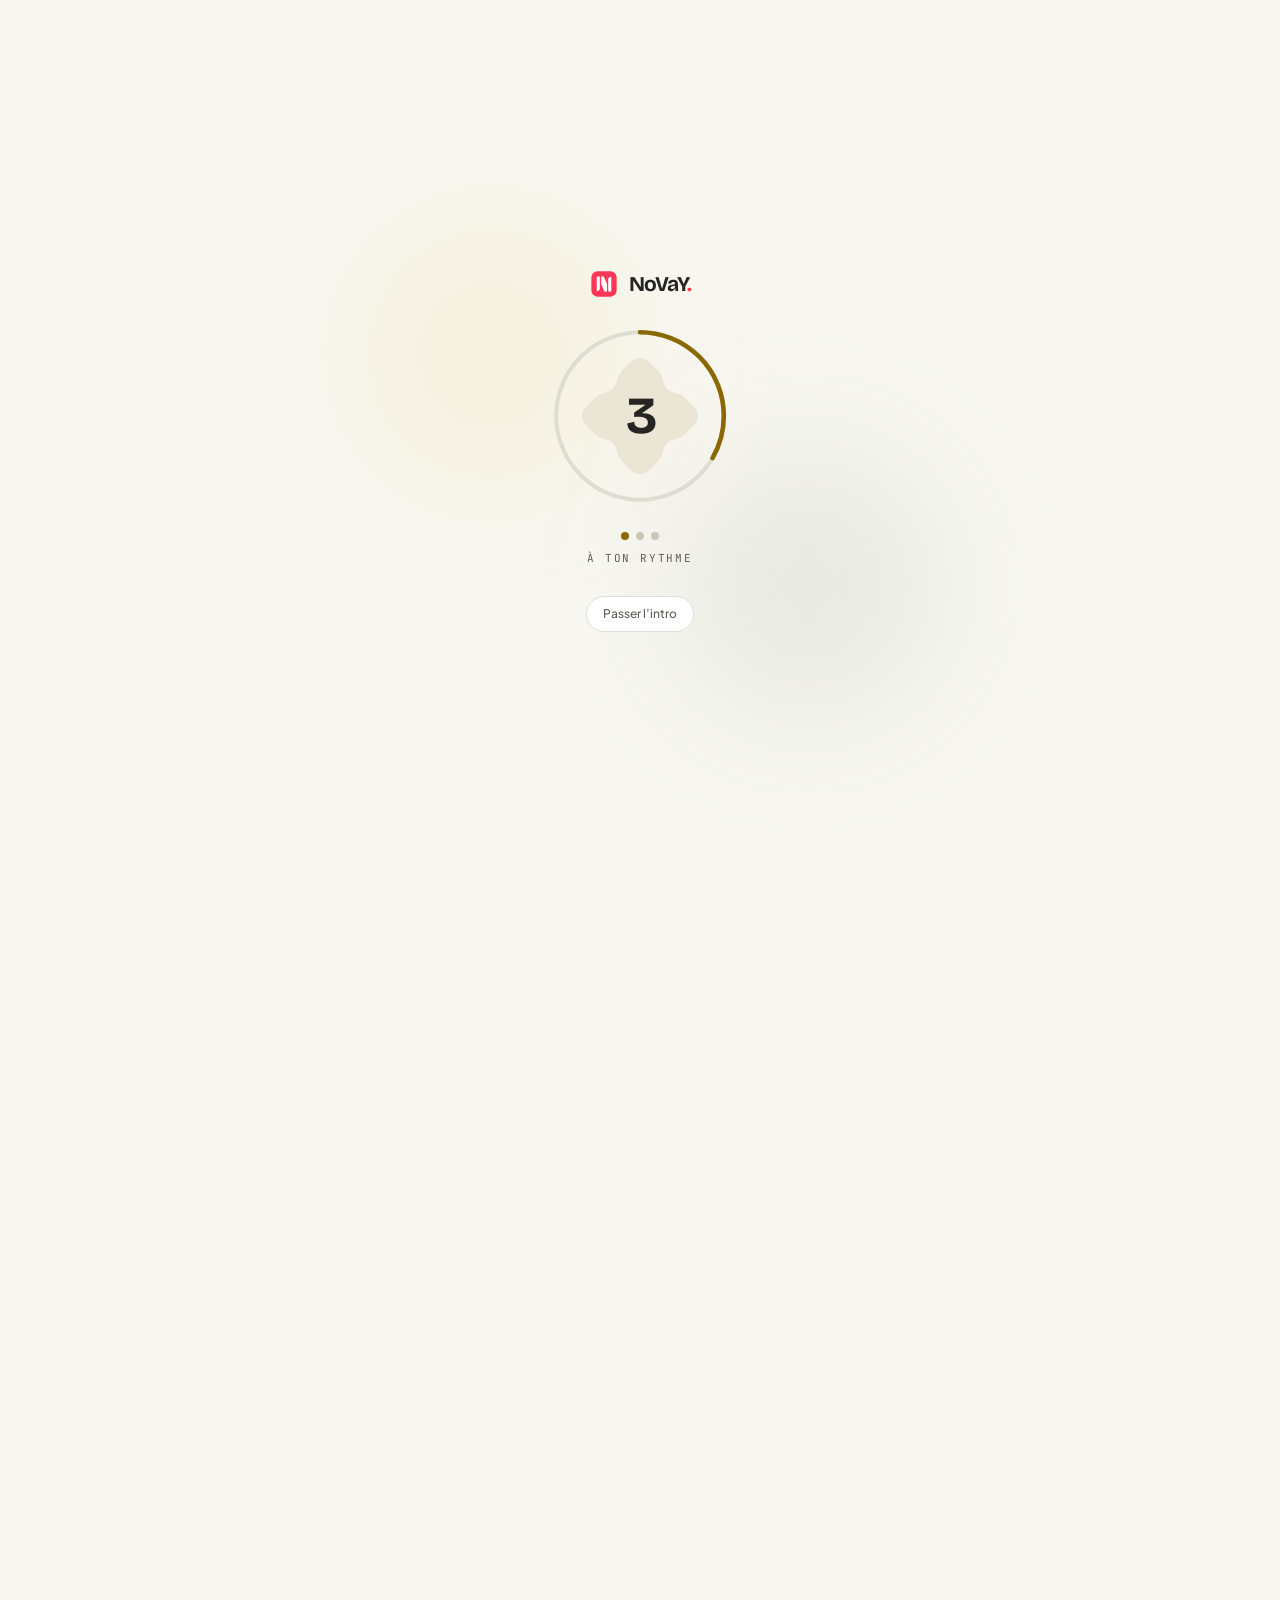
<file: index.html>
<!doctype html>
<html lang="fr">
  <head>
    <meta charset="UTF-8" />
    <meta name="viewport" content="width=device-width, initial-scale=1.0" />
    <title>NoVaY — Tes animés, à ton rythme</title>
    <meta
      name="description"
      content="Télécharge NoVaY pour Android : animés VF et VOSTFR, bibliothèque et lecture hors ligne. APK universel gratuit, compatible Android 7 et plus."
    />
    <meta property="og:title" content="NoVaY — Tes animés, à ton rythme" />
    <meta
      property="og:description"
      content="Télécharge NoVaY pour Android : animés VF et VOSTFR, bibliothèque et lecture hors ligne. APK universel gratuit, compatible Android 7 et plus."
    />
    <meta property="og:type" content="website" />
    <meta property="og:image" content="/assets/aistudio/novay-monogram-64px-crimson_96093ed0.png" />
    <meta name="twitter:card" content="summary_large_image" />
    <meta name="theme-color" content="#f8f7f2" />
    <link rel="icon" type="image/svg+xml" href="/assets/aistudio/novay-monogram-64px-crimson_efcc5ecd.svg" />
    <link rel="icon" type="image/png" href="/assets/aistudio/novay-monogram-64px-crimson_96093ed0.png" />
    <link rel="apple-touch-icon" href="/assets/aistudio/novay-monogram-64px-crimson_96093ed0.png" />
    <link rel="preconnect" href="https://fonts.googleapis.com" />
    <link rel="preconnect" href="https://fonts.gstatic.com" crossorigin />
    <link
      href="https://fonts.googleapis.com/css2?family=Bricolage+Grotesque:opsz,wght@12..96,600;12..96,700&family=Fraunces:ital,opsz,wght@1,9..144,400;1,9..144,500&family=JetBrains+Mono:wght@500;600&family=Plus+Jakarta+Sans:wght@400;500;600;700&display=swap"
      rel="stylesheet"
    />
    <script>
      (function () {
        try {
          var saved = localStorage.getItem('novay-theme');
          var dark =
            saved === 'dark' ||
            (!saved &&
              window.matchMedia &&
              window.matchMedia('(prefers-color-scheme: dark)').matches);
          document.documentElement.dataset.theme = dark ? 'dark' : 'light';
          var reduced =
            (window.matchMedia &&
              window.matchMedia('(prefers-reduced-motion: reduce)').matches) ||
            window.location.search.indexOf('autostart=1') !== -1;
          document.documentElement.dataset.loader = reduced ? 'done' : 'counting';
        } catch (e) {
          document.documentElement.dataset.theme = 'light';
          document.documentElement.dataset.loader = 'counting';
        }
      })();
    </script>
    <link rel="stylesheet" href="/src/styles.css" />
  </head>
  <body id="top">
    <div
      class="page-loader"
      id="page-loader"
      role="status"
      aria-live="polite"
      aria-label="Chargement de NoVaY"
      data-step="0"
    >
      <div class="loader-backdrop" aria-hidden="true">
        <div class="loader-ambient loader-ambient-1"></div>
        <div class="loader-ambient loader-ambient-2"></div>
      </div>

      <div class="loader-reveal-ring" aria-hidden="true"></div>

      <div class="loader-stage">
        <div class="loader-brand" aria-hidden="true">
          <svg class="brand-mark" viewBox="0 0 256 256" fill="none">
            <path class="brand-mark-tile" d="M 72 20 H 184 A 52 52 0 0 1 236 72 V 184 A 52 52 0 0 1 184 236 H 72 A 52 52 0 0 1 20 184 V 72 A 52 52 0 0 1 72 20 Z" />
            <path class="brand-mark-n" d="M 66 64 H 92 V 176 L 66 191 Z M 104 64 H 126 L 154 128 V 192 H 132 L 104 128 Z M 164 79 L 190 64 V 192 H 164 Z" />
          </svg>
          <span>NoVaY<span class="brand-dot">.</span></span>
        </div>

        <div class="loader-emblem">
          <svg class="loader-track-svg" viewBox="0 0 180 180" aria-hidden="true">
            <circle class="loader-ring-track" cx="90" cy="90" r="82" />
            <circle class="loader-ring-progress" id="loader-ring-progress" cx="90" cy="90" r="82" />
          </svg>

          <svg class="loader-m3-shape-svg" viewBox="0 0 200 200" aria-hidden="true">
            <path
              class="loader-m3-shape"
              id="loader-m3-shape"
              d="M 188.00 100.00 C 188.00 109.31 175.27 121.10 167.44 127.94 C 159.61 134.77 147.60 134.43 141.01 141.01 C 134.43 147.60 134.77 159.61 127.94 167.44 C 121.10 175.27 109.31 188.00 100.00 188.00 C 90.69 188.00 78.90 175.27 72.06 167.44 C 65.23 159.61 65.57 147.60 58.99 141.01 C 52.40 134.43 40.39 134.77 32.56 127.94 C 24.73 121.10 12.00 109.31 12.00 100.00 C 12.00 90.69 24.73 78.90 32.56 72.06 C 40.39 65.23 52.40 65.57 58.99 58.99 C 65.57 52.40 65.23 40.39 72.06 32.56 C 78.90 24.73 90.69 12.00 100.00 12.00 C 109.31 12.00 121.10 24.73 127.94 32.56 C 134.77 40.39 134.43 52.40 141.01 58.99 C 147.60 65.57 159.61 65.23 167.44 72.06 C 175.27 78.90 188.00 90.69 188.00 100.00 Z"
            />
          </svg>

          <div class="loader-count-wrap">
            <span class="loader-count" id="loader-count">3</span>
          </div>
        </div>

        <div class="loader-meta">
          <div class="loader-steps-bar" aria-hidden="true">
            <span class="loader-step-dot is-active" data-loader-dot="0"></span>
            <span class="loader-step-dot" data-loader-dot="1"></span>
            <span class="loader-step-dot" data-loader-dot="2"></span>
          </div>
          <p class="loader-caption" id="loader-caption">À ton rythme</p>
        </div>

        <button type="button" class="loader-skip" id="loader-skip">
          Passer l’intro
        </button>
      </div>
    </div>

    <a class="skip-link" href="#contenu">Aller au contenu</a>
    <div class="scroll-progress" aria-hidden="true">
      <div class="scroll-progress-bar" id="scroll-progress-bar"></div>
    </div>

    <header class="site-header" id="site-header">
      <div class="nav-bar wrap">
        <a class="brand" href="#top" aria-label="NoVaY — Accueil">
          <svg class="brand-mark" viewBox="0 0 256 256" fill="none" aria-hidden="true">
            <path class="brand-mark-tile" d="M 72 20 H 184 A 52 52 0 0 1 236 72 V 184 A 52 52 0 0 1 184 236 H 72 A 52 52 0 0 1 20 184 V 72 A 52 52 0 0 1 72 20 Z" />
            <path class="brand-mark-n" d="M 66 64 H 92 V 176 L 66 191 Z M 104 64 H 126 L 154 128 V 192 H 132 L 104 128 Z M 164 79 L 190 64 V 192 H 164 Z" />
          </svg>
          <span>NoVaY<span class="brand-dot">.</span></span>
        </a>

        <nav class="nav-links" aria-label="Navigation principale">
          <a href="#fonctionnalites">L’expérience</a>
          <a href="#apercu">Aperçu</a>
          <a href="#installation">Installation</a>
          <a href="#faq">FAQ</a>
        </nav>

        <div class="nav-actions">
          <button
            type="button"
            class="theme-toggle"
            id="theme-toggle"
            aria-label="Passer au thème sombre"
            aria-pressed="false"
          >
            <svg class="icon-moon" width="18" height="18" viewBox="0 0 24 24" fill="none" stroke="currentColor" stroke-width="1.8" stroke-linecap="round" stroke-linejoin="round" aria-hidden="true">
              <path d="M12 3a6 6 0 0 0 9 9 9 9 0 1 1-9-9Z" />
            </svg>
            <svg class="icon-sun" width="18" height="18" viewBox="0 0 24 24" fill="none" stroke="currentColor" stroke-width="1.8" stroke-linecap="round" stroke-linejoin="round" aria-hidden="true">
              <circle cx="12" cy="12" r="4" />
              <path d="M12 2v2" /><path d="M12 20v2" />
              <path d="m4.93 4.93 1.41 1.41" /><path d="m17.66 17.66 1.41 1.41" />
              <path d="M2 12h2" /><path d="M20 12h2" />
              <path d="m6.34 17.66-1.41 1.41" /><path d="m19.07 4.93-1.41 1.41" />
            </svg>
          </button>

          <a
            class="nav-download"
            href="https://github.com/jCVERSA/p/releases/latest/download/novay-universal-release.apk"
          >
            Télécharger
            <svg width="14" height="14" viewBox="0 0 24 24" fill="none" stroke="currentColor" stroke-width="2" stroke-linecap="round" stroke-linejoin="round" aria-hidden="true">
              <path d="M12 5v14" />
              <path d="m19 12-7 7-7-7" />
            </svg>
          </a>

          <button
            type="button"
            class="mobile-menu-btn"
            id="mobile-menu-btn"
            aria-label="Ouvrir le menu de navigation"
            aria-expanded="false"
            aria-controls="mobile-drawer"
          >
            <svg width="20" height="20" viewBox="0 0 24 24" fill="none" stroke="currentColor" stroke-width="2" stroke-linecap="round" stroke-linejoin="round" aria-hidden="true">
              <line x1="4" x2="20" y1="7" y2="7" />
              <line x1="4" x2="20" y1="12" y2="12" />
              <line x1="4" x2="20" y1="17" y2="17" />
            </svg>
          </button>
        </div>
      </div>

      <div class="mobile-drawer" id="mobile-drawer" hidden>
        <div class="mobile-drawer-links">
          <a href="#fonctionnalites">L’expérience</a>
          <a href="#apercu">Aperçu interactif</a>
          <a href="#installation">Installation</a>
          <a href="#faq">FAQ</a>
          <a href="https://github.com/jCVERSA/p/releases/latest/download/novay-universal-release.apk">
            Télécharger l’APK Android
          </a>
        </div>
      </div>
    </header>

    <main id="contenu" tabindex="-1">
      <section class="hero wrap">
        <div class="hero-copy">
          <div class="eyebrow">
            <span class="eyebrow-rule" aria-hidden="true"></span>
            TES ANIMÉS, PARTOUT AVEC TOI
          </div>
          <h1>
            Un épisode.<br />
            Puis un autre.<br />
            <span class="hero-highlight">À ton rythme.</span>
          </h1>
          <p class="hero-lead">
            Le plaisir des animés, sans détour. VF, VOSTFR et lecture hors ligne, réunis dans une seule application Android pensée pour t’accompagner partout.
          </p>
          <div class="hero-cta-row">
            <a
              class="button"
              href="https://github.com/jCVERSA/p/releases/latest/download/novay-universal-release.apk"
            >
              <svg width="17" height="17" viewBox="0 0 24 24" fill="none" stroke="currentColor" stroke-width="2" stroke-linecap="round" stroke-linejoin="round" aria-hidden="true">
                <path d="M12 15V3" />
                <path d="M21 15v4a2 2 0 0 1-2 2H5a2 2 0 0 1-2-2v-4" />
                <path d="m7 10 5 5 5-5" />
              </svg>
              Télécharger pour Android
              <svg width="16" height="16" viewBox="0 0 24 24" fill="none" stroke="currentColor" stroke-width="2" stroke-linecap="round" stroke-linejoin="round" aria-hidden="true">
                <path d="M7 7h10v10" />
                <path d="M7 17 17 7" />
              </svg>
            </a>
            <a class="button-secondary" href="#installation">
              Comment installer
              <svg width="14" height="14" viewBox="0 0 24 24" fill="none" stroke="currentColor" stroke-width="2" stroke-linecap="round" stroke-linejoin="round" aria-hidden="true">
                <path d="M5 12h14" />
                <path d="m12 5 7 7-7 7" />
              </svg>
            </a>
          </div>
          <div class="download-note">
            <svg width="14" height="14" viewBox="0 0 24 24" fill="none" stroke="currentColor" stroke-width="2" stroke-linecap="round" stroke-linejoin="round" aria-hidden="true">
              <rect width="14" height="20" x="5" y="2" rx="2" ry="2" />
              <path d="M12 18h.01" />
            </svg>
            <span>Android 7+</span>
            <span aria-hidden="true">·</span>
            <span>Gratuit</span>
            <span aria-hidden="true">·</span>
            <span>APK universel</span>
          </div>
        </div>

        <div class="hero-visual" id="apercu">
          <svg class="petal p1" viewBox="0 0 200 200" aria-hidden="true">
            <path
              class="m3-petal-path p1-path"
              d="M 188.00 100.00 C 188.00 111.52 176.89 121.93 164.67 126.79 C 152.46 131.65 141.58 131.96 136.77 136.77 C 131.96 141.58 131.65 152.46 126.79 164.67 C 121.93 176.89 111.52 188.00 100.00 188.00 C 88.48 188.00 78.07 176.89 73.21 164.67 C 68.35 152.46 68.04 141.58 63.23 136.77 C 58.42 131.96 47.54 131.65 35.33 126.79 C 23.11 121.93 12.00 111.52 12.00 100.00 C 12.00 88.48 23.11 78.07 35.33 73.21 C 47.54 68.35 58.42 68.04 63.23 63.23 C 68.04 58.42 68.35 47.54 73.21 35.33 C 78.07 23.11 88.48 12.00 100.00 12.00 C 111.52 12.00 121.93 23.11 126.79 35.33 C 131.65 47.54 131.96 58.42 136.77 63.23 C 141.58 68.04 152.46 68.35 164.67 73.21 C 176.89 78.07 188.00 88.48 188.00 100.00 Z"
            />
          </svg>
          <svg class="petal p2" viewBox="0 0 200 200" aria-hidden="true">
            <path
              class="m3-petal-path p2-path"
              d="M 187.00 100.00 C 187.00 111.39 163.31 117.01 160.05 124.87 C 156.80 132.74 169.57 153.47 161.52 161.52 C 153.47 169.57 132.74 156.80 124.87 160.05 C 117.01 163.31 111.39 187.00 100.00 187.00 C 88.61 187.00 82.99 163.31 75.13 160.05 C 67.26 156.80 46.53 169.57 38.48 161.52 C 30.43 153.47 43.20 132.74 39.95 124.87 C 36.69 117.01 13.00 111.39 13.00 100.00 C 13.00 88.61 36.69 82.99 39.95 75.13 C 43.20 67.26 30.43 46.53 38.48 38.48 C 46.53 30.43 67.26 43.20 75.13 39.95 C 82.99 36.69 88.61 13.00 100.00 13.00 C 111.39 13.00 117.01 36.69 124.87 39.95 C 132.74 43.20 153.47 30.43 161.52 38.48 C 169.57 46.53 156.80 67.26 160.05 75.13 C 163.31 82.99 187.00 88.61 187.00 100.00 Z"
            />
          </svg>
          <svg class="petal p3" viewBox="0 0 200 200" aria-hidden="true">
            <path
              class="m3-petal-path p3-path"
              d="M 184.00 100.00 C 185.05 111.00 180.69 122.17 173.38 130.39 C 166.06 138.62 156.35 143.85 147.74 147.74 C 139.13 151.63 131.69 154.71 124.39 158.89 C 117.09 163.06 109.42 168.33 100.00 172.00 C 90.58 175.67 79.40 177.19 69.29 174.15 C 59.17 171.11 50.64 163.52 45.92 154.08 C 41.19 144.65 40.23 133.91 40.34 124.71 C 40.44 115.52 41.05 107.85 40.00 100.00 C 38.95 92.15 36.30 83.57 35.11 73.12 C 33.92 62.68 34.80 50.44 40.26 40.26 C 45.72 30.08 55.76 22.58 67.12 20.62 C 78.49 18.67 90.58 22.24 100.00 28.00 C 109.42 33.76 116.18 41.08 122.23 46.34 C 128.28 51.60 134.22 54.76 142.08 57.92 C 149.95 61.07 159.75 64.80 168.15 71.77 C 176.55 78.74 182.95 89.00 184.00 100.00 Z"
            />
          </svg>
          <div class="orbit" aria-hidden="true"></div>

          <div class="floating-label" aria-hidden="true">
            <span>Le prochain épisode ?</span>
            <strong>Il vient avec toi.</strong>
            <svg width="68" height="42" viewBox="0 0 70 43">
              <path
                d="M2 4 Q55 -4 59 33 M49 25 L59 35 L68 24"
                fill="none"
                stroke="currentColor"
                stroke-width="1.5"
                stroke-linecap="round"
                stroke-linejoin="round"
              />
            </svg>
          </div>

          <div class="phone-stage">
            <div class="phone-depth-glow" aria-hidden="true"></div>
            <div class="phone" id="interactive-phone" data-accent="noir_crimson" role="region" aria-label="Aperçu interactif de l'application NoVaY">
              <div class="phone-glare" aria-hidden="true"></div>
              <div class="camera" aria-hidden="true"></div>
              <div class="phone-status" aria-hidden="true">
                <span id="phone-status-time">--:--</span>
                <span id="phone-status-device">Connexion…</span>
              </div>

              <!-- Push Overlay: Show Detail (Fiche Animé) -->
              <div class="phone-show-overlay" id="phone-show-overlay" hidden></div>

              <!-- Floating Toast Host -->
              <div class="phone-toast-host" id="phone-toast-host" aria-live="polite"></div>

              <!-- Screen 1: Library (Bibliothèque) -->
              <div class="phone-screen" data-phone-screen="library">
                <div class="novay-appbar">
                  <div class="novay-appbar-title-wrap">
                    <svg class="novay-brand-seal" viewBox="0 0 256 256" fill="none" aria-hidden="true">
                      <path class="brand-mark-tile" d="M 72 20 H 184 A 52 52 0 0 1 236 72 V 184 A 52 52 0 0 1 184 236 H 72 A 52 52 0 0 1 20 184 V 72 A 52 52 0 0 1 72 20 Z" />
                      <path class="brand-mark-n" d="M 66 64 H 92 V 176 L 66 191 Z M 104 64 H 126 L 154 128 V 192 H 132 L 104 128 Z M 164 79 L 190 64 V 192 H 164 Z" />
                    </svg>
                    <span class="novay-appbar-title">Bibliothèque</span>
                    <span class="novay-count-pill" id="library-count-pill">3</span>
                  </div>
                  <div class="novay-appbar-actions">
                    <button type="button" class="novay-icon-btn" data-jump-tab="browse" aria-label="Rechercher dans le catalogue">
                      <svg width="14" height="14" viewBox="0 0 24 24" fill="none" stroke="currentColor" stroke-width="2" stroke-linecap="round" stroke-linejoin="round" aria-hidden="true">
                        <path d="m21 21-4.34-4.34" />
                        <circle cx="11" cy="11" r="8" />
                      </svg>
                    </button>
                    <button type="button" class="novay-icon-btn" id="library-display-btn" aria-label="Affichage et tri">
                      <svg width="14" height="14" viewBox="0 0 24 24" fill="none" stroke="currentColor" stroke-width="2" stroke-linecap="round" stroke-linejoin="round" aria-hidden="true">
                        <line x1="21" x2="14" y1="4" y2="4" />
                        <line x1="10" x2="3" y1="4" y2="4" />
                        <line x1="21" x2="12" y1="12" y2="12" />
                        <line x1="8" x2="3" y1="12" y2="12" />
                        <line x1="21" x2="16" y1="20" y2="20" />
                        <line x1="12" x2="3" y1="20" y2="20" />
                        <line x1="14" x2="14" y1="2" y2="6" />
                        <line x1="8" x2="8" y1="10" y2="14" />
                        <line x1="16" x2="16" y1="18" y2="22" />
                      </svg>
                    </button>
                  </div>
                </div>

                <div class="novay-chip-row" role="group" aria-label="Filtrer la bibliothèque">
                  <button type="button" class="novay-chip" data-lib-filter="all" aria-pressed="true">Tous</button>
                  <button type="button" class="novay-chip" data-lib-filter="VF" aria-pressed="false">VF</button>
                  <button type="button" class="novay-chip" data-lib-filter="VOSTFR" aria-pressed="false">VOSTFR</button>
                  <button type="button" class="novay-chip" data-lib-filter="offline" aria-pressed="false">Hors-ligne</button>
                </div>

                <div class="phone-scroll-body" id="phone-library-body"></div>
              </div>

              <!-- Screen 2: Updates (Nouveautés) -->
              <div class="phone-screen" data-phone-screen="updates" hidden>
                <div class="novay-appbar">
                  <div class="novay-appbar-title-wrap">
                    <span class="novay-appbar-title">Nouveautés</span>
                    <span class="novay-count-pill is-amber" id="updates-count-pill">3</span>
                  </div>
                  <div class="novay-appbar-actions">
                    <button type="button" class="novay-icon-btn" id="updates-refresh-btn" aria-label="Vérifier les nouveaux épisodes">
                      <svg width="14" height="14" viewBox="0 0 24 24" fill="none" stroke="currentColor" stroke-width="2" stroke-linecap="round" stroke-linejoin="round" aria-hidden="true">
                        <path d="M21 12a9 9 0 0 0-9-9 9.75 9.75 0 0 0-6.74 2.74L3 8" />
                        <path d="M3 3v5h5" />
                        <path d="M3 12a9 9 0 0 0 9 9 9.75 9.75 0 0 0 6.74-2.74L21 16" />
                        <path d="M16 16h5v5" />
                      </svg>
                    </button>
                  </div>
                </div>
                <div class="phone-scroll-body" id="phone-updates-list"></div>
              </div>

              <!-- Screen 3: History (Historique) -->
              <div class="phone-screen" data-phone-screen="history" hidden>
                <div class="novay-appbar">
                  <div class="novay-appbar-title-wrap">
                    <span class="novay-appbar-title">Historique</span>
                    <span class="novay-count-pill" id="history-count-pill">3</span>
                  </div>
                  <div class="novay-appbar-actions">
                    <button type="button" class="novay-icon-btn" id="history-clear-btn" aria-label="Effacer l'historique">
                      <svg width="14" height="14" viewBox="0 0 24 24" fill="none" stroke="currentColor" stroke-width="2" stroke-linecap="round" stroke-linejoin="round" aria-hidden="true">
                        <path d="M3 6h18" />
                        <path d="M19 6v14c0 1-1 2-2 2H7c-1 0-2-1-2-2V6" />
                        <path d="M8 6V4c0-1 1-2 2-2h4c1 0 2 1 2 2v2" />
                      </svg>
                    </button>
                  </div>
                </div>
                <div class="phone-scroll-body" id="phone-history-list"></div>
              </div>

              <!-- Aniyomi Icon-Only Frosted-Glass Bottom Dock (5 morphing tabs) -->
              <div class="phone-nav aniyomi-dock" role="tablist" aria-label="Navigation de l'application NoVaY" style="--dock-index: 0;">
                <span class="dock-capsule" aria-hidden="true"></span>

                <button
                  type="button"
                  class="phone-nav-btn"
                  role="tab"
                  data-phone-tab="library"
                  aria-label="Bibliothèque"
                  aria-selected="true"
                >
                  <span class="morph-icon morph-library" aria-hidden="true">
                    <svg width="20" height="20" viewBox="0 0 24 24" fill="none">
                      <rect class="morph-book b1" x="3.4" y="4.2" width="4.4" height="15.8" rx="1.6" />
                      <rect class="morph-book b2" x="9.4" y="4.2" width="4.4" height="15.8" rx="1.6" />
                      <rect class="morph-book b3" x="15.4" y="4.8" width="4.4" height="15.2" rx="1.6" />
                    </svg>
                  </span>
                </button>

                <button
                  type="button"
                  class="phone-nav-btn"
                  role="tab"
                  data-phone-tab="updates"
                  aria-label="Nouveautés"
                  aria-selected="false"
                >
                  <span class="morph-icon morph-updates" aria-hidden="true">
                    <svg width="20" height="20" viewBox="0 0 24 24" fill="none">
                      <g class="morph-star-burst">
                        <path
                          class="morph-star-path"
                          d="M12 2.8 L14.6 5.7 L18.5 5.5 L18.3 9.4 L21.2 12 L18.3 14.6 L18.5 18.5 L14.6 18.3 L12 21.2 L9.4 18.3 L5.5 18.5 L5.7 14.6 L2.8 12 L5.7 9.4 L5.5 5.5 L9.4 5.7 Z"
                        />
                      </g>
                      <line class="morph-star-core" x1="12" y1="8.6" x2="12" y2="12.7" stroke-linecap="round" />
                      <circle class="morph-star-core-dot" cx="12" cy="15.5" r="1.15" />
                    </svg>
                    <span class="dock-badge" id="dock-updates-badge">3</span>
                  </span>
                </button>

                <button
                  type="button"
                  class="phone-nav-btn"
                  role="tab"
                  data-phone-tab="history"
                  aria-label="Historique"
                  aria-selected="false"
                >
                  <span class="morph-icon morph-history" aria-hidden="true">
                    <svg width="20" height="20" viewBox="0 0 24 24" fill="none">
                      <circle class="morph-history-fill" cx="12" cy="12" r="8.6" />
                      <path class="morph-history-arc" d="M 4.8 7.5 A 8.6 8.6 0 1 1 6.3 18.4" stroke-linecap="round" />
                      <path class="morph-history-arrow" d="M 4.6 7.6 L 7.6 5.9 M 4.6 7.6 L 5.1 11.1" stroke-linecap="round" stroke-linejoin="round" />
                      <line class="morph-history-hour" x1="12" y1="12" x2="15.2" y2="14" stroke-linecap="round" />
                      <line class="morph-history-hand" x1="12" y1="12" x2="12" y2="7.2" stroke-linecap="round" />
                    </svg>
                  </span>
                </button>

                <button
                  type="button"
                  class="phone-nav-btn"
                  role="tab"
                  data-phone-tab="browse"
                  aria-label="Explorer"
                  aria-selected="false"
                >
                  <span class="morph-icon morph-browse" aria-hidden="true">
                    <svg width="20" height="20" viewBox="0 0 24 24" fill="none">
                      <circle class="morph-browse-ring" cx="12" cy="12" r="8.8" />
                      <polygon class="morph-browse-needle" points="12,6.5 14.3,12 12,17.5 9.7,12" />
                    </svg>
                  </span>
                </button>

                <button
                  type="button"
                  class="phone-nav-btn"
                  role="tab"
                  data-phone-tab="more"
                  aria-label="Plus"
                  aria-selected="false"
                >
                  <span class="morph-icon morph-more" aria-hidden="true">
                    <svg width="20" height="20" viewBox="0 0 24 24" fill="none">
                      <rect class="morph-dot d0" x="3.7" y="9.8" width="4.4" height="4.4" rx="2.2" />
                      <rect class="morph-dot d1" x="9.8" y="9.8" width="4.4" height="4.4" rx="2.2" />
                      <rect class="morph-dot d2" x="15.9" y="9.8" width="4.4" height="4.4" rx="2.2" />
                    </svg>
                  </span>
                </button>
              </div>

              <!-- Screen 4: Browse (Explorer) -->
              <div class="phone-screen" data-phone-screen="browse" hidden>
                <div class="novay-appbar">
                  <div class="novay-appbar-title-wrap">
                    <svg class="novay-brand-seal" viewBox="0 0 256 256" fill="none" aria-hidden="true">
                      <path class="brand-mark-tile" d="M 72 20 H 184 A 52 52 0 0 1 236 72 V 184 A 52 52 0 0 1 184 236 H 72 A 52 52 0 0 1 20 184 V 72 A 52 52 0 0 1 72 20 Z" />
                      <path class="brand-mark-n" d="M 66 64 H 92 V 176 L 66 191 Z M 104 64 H 126 L 154 128 V 192 H 132 L 104 128 Z M 164 79 L 190 64 V 192 H 164 Z" />
                    </svg>
                    <span class="novay-appbar-title">Explorer</span>
                  </div>
                </div>

                <div class="novay-search-wrap">
                  <svg class="novay-search-ico" width="12" height="12" viewBox="0 0 24 24" fill="none" stroke="currentColor" stroke-width="2.2" stroke-linecap="round" stroke-linejoin="round" aria-hidden="true">
                    <path d="m21 21-4.34-4.34" />
                    <circle cx="11" cy="11" r="8" />
                  </svg>
                  <input
                    type="search"
                    class="novay-search-input"
                    id="phone-browse-search"
                    placeholder="Rechercher un animé..."
                    aria-label="Rechercher un animé dans le catalogue"
                  />
                </div>

                <div class="novay-chip-row" role="group" aria-label="Filtrer par langue ou genre">
                  <button type="button" class="novay-chip" data-lang-filter="all" aria-pressed="true">Tous</button>
                  <button type="button" class="novay-chip" data-lang-filter="VF" aria-pressed="false">VF</button>
                  <button type="button" class="novay-chip" data-lang-filter="VOSTFR" aria-pressed="false">VOSTFR</button>
                  <button type="button" class="novay-chip" data-genre-chip="aventure" aria-pressed="false">Aventure</button>
                  <button type="button" class="novay-chip" data-genre-chip="fantastique" aria-pressed="false">Fantastique</button>
                </div>

                <div class="phone-scroll-body" id="phone-browse-body"></div>
              </div>

              <!-- Screen 5: More (Plus) -->
              <div class="phone-screen" data-phone-screen="more" hidden>
                <div class="novay-appbar">
                  <div class="novay-appbar-title-wrap">
                    <span class="novay-appbar-title">Plus</span>
                  </div>
                </div>
                <div class="phone-scroll-body" id="phone-more-body"></div>
              </div>

              <!-- Library Display & Sort ModalBottomSheet -->
              <div class="phone-sheet-backdrop" id="phone-sheet-backdrop" hidden></div>
              <div
                class="phone-sheet"
                id="phone-sheet"
                role="dialog"
                aria-modal="false"
                aria-labelledby="phone-sheet-title"
                hidden
              >
                <div class="phone-sheet-handle" aria-hidden="true"></div>
                <div class="phone-sheet-head">
                  <div>
                    <span class="phone-sheet-kicker">AFFICHAGE &amp; TRI</span>
                    <h3 class="phone-sheet-title" id="phone-sheet-title">Bibliothèque</h3>
                  </div>
                  <button
                    type="button"
                    class="phone-sheet-close"
                    id="phone-sheet-close"
                    aria-label="Fermer les options d'affichage"
                  >
                    <svg width="13" height="13" viewBox="0 0 24 24" fill="none" stroke="currentColor" stroke-width="2.2" stroke-linecap="round" stroke-linejoin="round" aria-hidden="true">
                      <path d="M18 6 6 18" />
                      <path d="m6 6 12 12" />
                    </svg>
                  </button>
                </div>
                <div id="phone-display-sheet-body"></div>
              </div>
            </div>
          </div>

          <span class="preview-note">Aperçu interactif de l’expérience NoVaY — clique pour explorer</span>
          <svg class="little-star" width="56" height="56" viewBox="0 0 200 200" fill="none" aria-hidden="true">
            <path
              class="little-star-badge"
              d="M 190.00 100.00 C 190.00 107.85 165.24 111.52 163.75 117.08 C 162.26 122.65 181.87 138.20 177.94 145.00 C 174.02 151.80 150.74 142.60 146.67 146.67 C 142.60 150.74 151.80 174.02 145.00 177.94 C 138.20 181.87 122.65 162.26 117.08 163.75 C 111.52 165.24 107.85 190.00 100.00 190.00 C 92.15 190.00 88.48 165.24 82.92 163.75 C 77.35 162.26 61.80 181.87 55.00 177.94 C 48.20 174.02 57.40 150.74 53.33 146.67 C 49.26 142.60 25.98 151.80 22.06 145.00 C 18.13 138.20 37.74 122.65 36.25 117.08 C 34.76 111.52 10.00 107.85 10.00 100.00 C 10.00 92.15 34.76 88.48 36.25 82.92 C 37.74 77.35 18.13 61.80 22.06 55.00 C 25.98 48.20 49.26 57.40 53.33 53.33 C 57.40 49.26 48.20 25.98 55.00 22.06 C 61.80 18.13 77.35 37.74 82.92 36.25 C 88.48 34.76 92.15 10.00 100.00 10.00 C 107.85 10.00 111.52 34.76 117.08 36.25 C 122.65 37.74 138.20 18.13 145.00 22.06 C 151.80 25.98 142.60 49.26 146.67 53.33 C 150.74 57.40 174.02 48.20 177.94 55.00 C 181.87 61.80 162.26 77.35 163.75 82.92 C 165.24 88.48 190.00 92.15 190.00 100.00 Z"
            />
            <circle cx="100" cy="100" r="14" class="little-star-core" />
          </svg>
        </div>
      </section>

      <section class="promise reveal" aria-labelledby="promise-heading">
        <div class="promise-top" id="promise-heading">PAS BESOIN DE COMPLIQUER LES CHOSES.</div>
        <div class="promise-items">
          <div class="promise-item">
            <span class="promise-num" aria-hidden="true">1.</span>
            <h2>Choisis<br />ton animé.</h2>
          </div>
          <div class="promise-item">
            <span class="promise-num" aria-hidden="true">2.</span>
            <h2>Emporte<br />l’histoire.</h2>
          </div>
        </div>
        <p class="promise-foot">Une appli. Tes épisodes. Et la liberté de regarder à ta façon.</p>
      </section>

      <section id="fonctionnalites" class="features wrap">
        <div class="features-head reveal">
          <span class="section-label">UNE EXPÉRIENCE QUI TE SUIT</span>
        </div>

        <div class="feature-list">
          <article class="feature f0 reveal">
            <div class="feature-copy">
              <span class="feature-num">01.</span>
              <h2>Tes animés.<br />Ta langue.</h2>
              <p>
                Retrouve tes animés en VF ou en VOSTFR. Explore le catalogue, choisis ta saison et plonge dans le prochain épisode.
              </p>
              <div class="feature-control">
                <div class="segmented" role="group" aria-label="Choisir la langue d'aperçu">
                  <span class="segmented-indicator" aria-hidden="true"></span>
                  <button type="button" class="segmented-btn" data-feature-lang="VF" aria-pressed="true">VF</button>
                  <button type="button" class="segmented-btn" data-feature-lang="VOSTFR" aria-pressed="false">VOSTFR</button>
                </div>
                <span class="feature-control-note" id="feature-lang-note">Piste audio française sélectionnée</span>
              </div>
            </div>

            <div class="feature-illustration">
              <div class="illustration-disc">
                <svg class="morph-backdrop" viewBox="0 0 200 200" aria-hidden="true">
                  <path
                    class="morph-path"
                    d="M 188.00 100.00 C 188.00 109.31 175.27 121.10 167.44 127.94 C 159.61 134.77 147.60 134.43 141.01 141.01 C 134.43 147.60 134.77 159.61 127.94 167.44 C 121.10 175.27 109.31 188.00 100.00 188.00 C 90.69 188.00 78.90 175.27 72.06 167.44 C 65.23 159.61 65.57 147.60 58.99 141.01 C 52.40 134.43 40.39 134.77 32.56 127.94 C 24.73 121.10 12.00 109.31 12.00 100.00 C 12.00 90.69 24.73 78.90 32.56 72.06 C 40.39 65.23 52.40 65.57 58.99 58.99 C 65.57 52.40 65.23 40.39 72.06 32.56 C 78.90 24.73 90.69 12.00 100.00 12.00 C 109.31 12.00 121.10 24.73 127.94 32.56 C 134.77 40.39 134.43 52.40 141.01 58.99 C 147.60 65.57 159.61 65.23 167.44 72.06 C 175.27 78.90 188.00 90.69 188.00 100.00 Z"
                  />
                </svg>
                <svg class="illustration-icon" width="92" height="92" viewBox="0 0 64 64" fill="none" stroke="currentColor" stroke-width="2.1" stroke-linecap="round" stroke-linejoin="round" aria-hidden="true">
                  <path data-morph-stroke="0" pathLength="1" fill="currentColor" fill-opacity="0.09" d="M11 18 L16 13 L34 13 L39 18 L39 30 L34 35 L21 35 L15 41 L15 35 L11 31 Z" />
                  <path data-morph-stroke="1" pathLength="1" d="M18 25 L21 21 L24 28 L28 19 L31 26 L33 23" />
                  <path data-morph-stroke="2" pathLength="1" d="M26 35 A5 5 0 0 1 31 30 L48 30 A5 5 0 0 1 53 35 L53 45 A5 5 0 0 1 48 50 L31 50 A5 5 0 0 1 26 45 Z" />
                  <path data-morph-stroke="3" pathLength="1" d="M32 37 L47 37" />
                  <path data-morph-stroke="4" pathLength="1" d="M32 43 L42 43" />
                </svg>
                <svg class="small-spark" width="32" height="32" viewBox="0 0 48 48" fill="none" aria-hidden="true">
                  <path d="M24 4v40M4 24h40M10 10l28 28M38 10L10 38" stroke="currentColor" stroke-width="2.5" stroke-linecap="round" />
                </svg>
              </div>
              <span class="illustration-tag">VF &amp; VOSTFR</span>
            </div>
          </article>

          <article class="feature is-reversed f1 reveal">
            <div class="feature-copy">
              <span class="feature-num">02.</span>
              <h2>Moins de réseau.<br />Plus d’épisodes.</h2>
              <p>
                Télécharge tes épisodes dans la qualité de ton choix. Dans le train, en voyage ou sans connexion : la suite reste avec toi.
              </p>
              <div class="feature-control">
                <div class="segmented" role="group" aria-label="Choisir la qualité vidéo">
                  <span class="segmented-indicator" aria-hidden="true"></span>
                  <button type="button" class="segmented-btn" data-quality-opt="1080p" aria-pressed="false">1080p</button>
                  <button type="button" class="segmented-btn" data-quality-opt="720p" aria-pressed="true">720p</button>
                  <button type="button" class="segmented-btn" data-quality-opt="480p" aria-pressed="false">480p</button>
                </div>
                <span class="feature-control-note" id="feature-quality-note">HD · Équilibre idéal entre netteté et espace</span>
              </div>
            </div>

            <div class="feature-illustration">
              <div class="illustration-disc">
                <svg class="morph-backdrop" viewBox="0 0 200 200" aria-hidden="true">
                  <path
                    class="morph-path"
                    d="M 188.00 100.00 C 188.00 109.31 175.27 121.10 167.44 127.94 C 159.61 134.77 147.60 134.43 141.01 141.01 C 134.43 147.60 134.77 159.61 127.94 167.44 C 121.10 175.27 109.31 188.00 100.00 188.00 C 90.69 188.00 78.90 175.27 72.06 167.44 C 65.23 159.61 65.57 147.60 58.99 141.01 C 52.40 134.43 40.39 134.77 32.56 127.94 C 24.73 121.10 12.00 109.31 12.00 100.00 C 12.00 90.69 24.73 78.90 32.56 72.06 C 40.39 65.23 52.40 65.57 58.99 58.99 C 65.57 52.40 65.23 40.39 72.06 32.56 C 78.90 24.73 90.69 12.00 100.00 12.00 C 109.31 12.00 121.10 24.73 127.94 32.56 C 134.77 40.39 134.43 52.40 141.01 58.99 C 147.60 65.57 159.61 65.23 167.44 72.06 C 175.27 78.90 188.00 90.69 188.00 100.00 Z"
                  />
                </svg>
                <svg class="illustration-icon" width="92" height="92" viewBox="0 0 64 64" fill="none" stroke="currentColor" stroke-width="2.1" stroke-linecap="round" stroke-linejoin="round" aria-hidden="true">
                  <path data-morph-stroke="0" pathLength="1" fill="currentColor" fill-opacity="0.09" d="M13 24 A7 7 0 0 1 20 17 L44 17 A7 7 0 0 1 51 24 L51 44 A7 7 0 0 1 44 51 L20 51 A7 7 0 0 1 13 44 Z" />
                  <path data-morph-stroke="1" pathLength="1" d="M25 14 A3 3 0 0 1 28 11 L36 11 A3 3 0 0 1 39 14 L39 17 L25 17 Z" />
                  <path data-morph-stroke="2" pathLength="1" d="M32 24 L32 39" />
                  <path data-morph-stroke="3" pathLength="1" d="M25.5 33.5 L32 40 L38.5 33.5" />
                  <path data-morph-stroke="4" pathLength="1" d="M23 45 L41 45" />
                </svg>
                <svg class="small-spark" width="32" height="32" viewBox="0 0 48 48" fill="none" aria-hidden="true">
                  <path d="M24 4v40M4 24h40M10 10l28 28M38 10L10 38" stroke="currentColor" stroke-width="2.5" stroke-linecap="round" />
                </svg>
              </div>
              <span class="illustration-tag">LECTURE HORS LIGNE</span>
            </div>
          </article>

          <article class="feature f2 reveal">
            <div class="feature-copy">
              <span class="feature-num">03.</span>
              <h2>Reprends là<br />où tu en étais.</h2>
              <p>
                Ta bibliothèque, tes favoris et ton historique au même endroit. Retrouve ta progression et continue sans chercher.
              </p>
              <div class="resume-widget" id="resume-widget">
                <button
                  type="button"
                  class="resume-play-btn"
                  id="resume-play-btn"
                  aria-pressed="false"
                  aria-label="Reprendre la lecture"
                >
                  <svg width="14" height="14" viewBox="0 0 24 24" fill="currentColor" aria-hidden="true">
                    <path d="M6 4l14 8-14 8z" />
                  </svg>
                </button>
                <div class="resume-meta">
                  <div class="resume-title">
                    <span class="resume-title-label">
                      <span>Épisode 14</span>
                      <span class="resume-eq" aria-hidden="true">
                        <span></span>
                        <span></span>
                        <span></span>
                      </span>
                    </span>
                    <span class="resume-time" id="resume-time">18:42 / 23:50</span>
                  </div>
                  <div class="resume-bar">
                    <div class="resume-bar-fill" id="resume-bar-fill"></div>
                  </div>
                </div>
              </div>
            </div>

            <div class="feature-illustration">
              <div class="illustration-disc">
                <svg class="morph-backdrop" viewBox="0 0 200 200" aria-hidden="true">
                  <path
                    class="morph-path"
                    d="M 188.00 100.00 C 188.00 109.31 175.27 121.10 167.44 127.94 C 159.61 134.77 147.60 134.43 141.01 141.01 C 134.43 147.60 134.77 159.61 127.94 167.44 C 121.10 175.27 109.31 188.00 100.00 188.00 C 90.69 188.00 78.90 175.27 72.06 167.44 C 65.23 159.61 65.57 147.60 58.99 141.01 C 52.40 134.43 40.39 134.77 32.56 127.94 C 24.73 121.10 12.00 109.31 12.00 100.00 C 12.00 90.69 24.73 78.90 32.56 72.06 C 40.39 65.23 52.40 65.57 58.99 58.99 C 65.57 52.40 65.23 40.39 72.06 32.56 C 78.90 24.73 90.69 12.00 100.00 12.00 C 109.31 12.00 121.10 24.73 127.94 32.56 C 134.77 40.39 134.43 52.40 141.01 58.99 C 147.60 65.57 159.61 65.23 167.44 72.06 C 175.27 78.90 188.00 90.69 188.00 100.00 Z"
                  />
                </svg>
                <svg class="illustration-icon" width="92" height="92" viewBox="0 0 64 64" fill="none" stroke="currentColor" stroke-width="2.1" stroke-linecap="round" stroke-linejoin="round" aria-hidden="true">
                  <path data-morph-stroke="0" pathLength="1" fill="currentColor" fill-opacity="0.09" d="M16 11 L42 11 L42 52 L29 43 L16 52 Z" />
                  <path data-morph-stroke="1" pathLength="1" d="M29 19.5 A9.5 9.5 0 1 1 19.8 31.5" />
                  <path data-morph-stroke="2" pathLength="1" d="M26.5 24.5 L34.5 29 L26.5 33.5 Z" />
                  <path data-morph-stroke="3" pathLength="1" d="M48 16 L52 12" />
                  <path data-morph-stroke="4" pathLength="1" d="M49 26 L54 26" />
                </svg>
                <svg class="small-spark" width="32" height="32" viewBox="0 0 48 48" fill="none" aria-hidden="true">
                  <path d="M24 4v40M4 24h40M10 10l28 28M38 10L10 38" stroke="currentColor" stroke-width="2.5" stroke-linecap="round" />
                </svg>
              </div>
              <span class="illustration-tag">TON ESPACE, TON RYTHME</span>
            </div>
          </article>
        </div>
      </section>

      <section id="installation" class="installation wrap reveal">
        <span class="section-label">QUELQUES SECONDES, ET C’EST PARTI</span>
        <div class="section-heading">
          <h2>La suite commence<br />sur ton téléphone.</h2>
          <p>Pas de détour par un store. Installe directement NoVaY sur Android en trois étapes simples.</p>
        </div>

        <div class="steps-toolbar">
          <span>Coche les étapes au fur et à mesure de ton installation</span>
          <span class="steps-progress-text" id="steps-progress">0/3 étapes validées</span>
        </div>
        <div class="steps-progress-track" aria-hidden="true">
          <div class="steps-progress-fill" id="steps-progress-fill"></div>
        </div>

        <div class="steps">
          <button type="button" class="step-card" data-step="1" aria-pressed="false">
            <span class="step-top">
              <span>01</span>
              <span class="step-check" aria-hidden="true">
                <svg width="14" height="14" viewBox="0 0 24 24" fill="none" stroke="currentColor" stroke-width="2.6" stroke-linecap="round" stroke-linejoin="round">
                  <path d="M20 6 9 17l-5-5" />
                </svg>
              </span>
            </span>
            <h3>Télécharge l’APK</h3>
            <p>Récupère le fichier depuis la version officielle publiée sur GitHub.</p>
            <span class="step-hint">Fichier universel (32 &amp; 64 bits)</span>
          </button>

          <button type="button" class="step-card" data-step="2" aria-pressed="false">
            <span class="step-top">
              <span>02</span>
              <span class="step-check" aria-hidden="true">
                <svg width="14" height="14" viewBox="0 0 24 24" fill="none" stroke="currentColor" stroke-width="2.6" stroke-linecap="round" stroke-linejoin="round">
                  <path d="M20 6 9 17l-5-5" />
                </svg>
              </span>
            </span>
            <h3>Autorise l’installation</h3>
            <p>Si Android le demande, autorise ton navigateur à installer cette application.</p>
            <span class="step-hint">Paramètres &gt; Sources inconnues</span>
          </button>

          <button type="button" class="step-card" data-step="3" aria-pressed="false">
            <span class="step-top">
              <span>03</span>
              <span class="step-check" aria-hidden="true">
                <svg width="14" height="14" viewBox="0 0 24 24" fill="none" stroke="currentColor" stroke-width="2.6" stroke-linecap="round" stroke-linejoin="round">
                  <path d="M20 6 9 17l-5-5" />
                </svg>
              </span>
            </span>
            <h3>Ouvre NoVaY</h3>
            <p>Installe l’APK, ouvre l’appli et explore le catalogue à ton rythme.</p>
            <span class="step-hint">Aucun compte obligatoire</span>
          </button>
        </div>

        <div class="steps-complete-banner" id="steps-complete-banner" hidden>
          <div class="steps-complete-copy">
            <span class="steps-complete-badge" aria-hidden="true">
              <svg width="16" height="16" viewBox="0 0 24 24" fill="none" stroke="currentColor" stroke-width="2.4" stroke-linecap="round" stroke-linejoin="round">
                <path d="M20 6 9 17l-5-5" />
              </svg>
            </span>
            <div>
              <strong>Tout est prêt !</strong>
              <p>Tu as validé les 3 étapes — lance ton premier épisode sur Android.</p>
            </div>
          </div>
          <a
            class="button yellow steps-complete-cta"
            href="https://github.com/jCVERSA/p/releases/latest/download/novay-universal-release.apk"
          >
            <svg width="16" height="16" viewBox="0 0 24 24" fill="none" stroke="currentColor" stroke-width="2.1" stroke-linecap="round" stroke-linejoin="round" aria-hidden="true">
              <path d="M12 15V3" />
              <path d="M21 15v4a2 2 0 0 1-2 2H5a2 2 0 0 1-2-2v-4" />
              <path d="m7 10 5 5 5-5" />
            </svg>
            Télécharger l’APK
          </a>
        </div>

        <div class="safety-row">
          <p>N’installe que l’APK provenant du dépôt officiel. Tu peux retirer l’autorisation d’installation après usage.</p>
          <a class="safety-link" href="https://github.com/JCVERSA/p/releases" target="_blank" rel="noreferrer">
            Voir les versions sur GitHub
            <svg width="14" height="14" viewBox="0 0 24 24" fill="none" stroke="currentColor" stroke-width="2" stroke-linecap="round" stroke-linejoin="round" aria-hidden="true">
              <path d="M7 7h10v10" />
              <path d="M7 17 17 7" />
            </svg>
          </a>
        </div>
      </section>

      <section id="faq" class="faq wrap reveal">
        <div class="faq-heading">
          <span class="section-label">BON À SAVOIR</span>
          <h2>Une question<br />avant de lancer ?</h2>
          <p>Tout ce qu’il faut savoir sur la compatibilité, la lecture hors ligne et les mises à jour de NoVaY.</p>
        </div>

        <div class="faq-list">
          <div class="faq-item is-open" data-faq-index="0">
            <button type="button" class="faq-trigger" aria-expanded="true" aria-controls="faq-panel-0" id="faq-btn-0">
              <span>NoVaY est-elle gratuite ?</span>
              <span class="faq-plus" aria-hidden="true">+</span>
            </button>
            <div class="faq-panel" id="faq-panel-0" role="region" aria-labelledby="faq-btn-0">
              <div class="faq-panel-inner">
                <p>Oui. Le téléchargement et l’utilisation de l’application sont entièrement gratuits.</p>
              </div>
            </div>
          </div>

          <div class="faq-item" data-faq-index="1">
            <button type="button" class="faq-trigger" aria-expanded="false" aria-controls="faq-panel-1" id="faq-btn-1">
              <span>Mon téléphone est-il compatible ?</span>
              <span class="faq-plus" aria-hidden="true">+</span>
            </button>
            <div class="faq-panel" id="faq-panel-1" role="region" aria-labelledby="faq-btn-1">
              <div class="faq-panel-inner">
                <p>NoVaY est compatible avec Android 7 et versions ultérieures. L’APK universel inclut les architectures 32 et 64 bits.</p>
              </div>
            </div>
          </div>

          <div class="faq-item" data-faq-index="2">
            <button type="button" class="faq-trigger" aria-expanded="false" aria-controls="faq-panel-2" id="faq-btn-2">
              <span>Puis-je regarder sans connexion ?</span>
              <span class="faq-plus" aria-hidden="true">+</span>
            </button>
            <div class="faq-panel" id="faq-panel-2" role="region" aria-labelledby="faq-btn-2">
              <div class="faq-panel-inner">
                <p>Oui, après avoir téléchargé tes épisodes depuis l’application dans la qualité de ton choix. Le catalogue et les contenus non téléchargés nécessitent une connexion.</p>
              </div>
            </div>
          </div>

          <div class="faq-item" data-faq-index="3">
            <button type="button" class="faq-trigger" aria-expanded="false" aria-controls="faq-panel-3" id="faq-btn-3">
              <span>Comment mettre l’application à jour ?</span>
              <span class="faq-plus" aria-hidden="true">+</span>
            </button>
            <div class="faq-panel" id="faq-panel-3" role="region" aria-labelledby="faq-btn-3">
              <div class="faq-panel-inner">
                <p>Télécharge la dernière version depuis cette page ou le dépôt GitHub officiel, puis installe-la par-dessus la version existante sans perdre ta bibliothèque.</p>
              </div>
            </div>
          </div>
        </div>
      </section>

      <section class="last reveal">
        <div class="ocean-bg" aria-hidden="true">
          <div class="ocean-aura ocean-aura-1"></div>
          <div class="ocean-aura ocean-aura-2"></div>
          <svg class="ocean-m3-buoy buoy-left" viewBox="0 0 200 200">
            <path d="M 184.00 100.00 C 185.05 111.00 180.69 122.17 173.38 130.39 C 166.06 138.62 156.35 143.85 147.74 147.74 C 139.13 151.63 131.69 154.71 124.39 158.89 C 117.09 163.06 109.42 168.33 100.00 172.00 C 90.58 175.67 79.40 177.19 69.29 174.15 C 59.17 171.11 50.64 163.52 45.92 154.08 C 41.19 144.65 40.23 133.91 40.34 124.71 C 40.44 115.52 41.05 107.85 40.00 100.00 C 38.95 92.15 36.30 83.57 35.11 73.12 C 33.92 62.68 34.80 50.44 40.26 40.26 C 45.72 30.08 55.76 22.58 67.12 20.62 C 78.49 18.67 90.58 22.24 100.00 28.00 C 109.42 33.76 116.18 41.08 122.23 46.34 C 128.28 51.60 134.22 54.76 142.08 57.92 C 149.95 61.07 159.75 64.80 168.15 71.77 C 176.55 78.74 182.95 89.00 184.00 100.00 Z" />
          </svg>
          <svg class="ocean-m3-buoy buoy-right" viewBox="0 0 200 200">
            <path d="M 187.00 100.00 C 187.00 111.39 163.31 117.01 160.05 124.87 C 156.80 132.74 169.57 153.47 161.52 161.52 C 153.47 169.57 132.74 156.80 124.87 160.05 C 117.01 163.31 111.39 187.00 100.00 187.00 C 88.61 187.00 82.99 163.31 75.13 160.05 C 67.26 156.80 46.53 169.57 38.48 161.52 C 30.43 153.47 43.20 132.74 39.95 124.87 C 36.69 117.01 13.00 111.39 13.00 100.00 C 13.00 88.61 36.69 82.99 39.95 75.13 C 43.20 67.26 30.43 46.53 38.48 38.48 C 46.53 30.43 67.26 43.20 75.13 39.95 C 82.99 36.69 88.61 13.00 100.00 13.00 C 111.39 13.00 117.01 36.69 124.87 39.95 C 132.74 43.20 153.47 30.43 161.52 38.48 C 169.57 46.53 156.80 67.26 160.05 75.13 C 163.31 82.99 187.00 88.61 187.00 100.00 Z" />
          </svg>
          <div class="ocean-layer ocean-layer-far">
            <svg viewBox="0 0 2400 320" preserveAspectRatio="none">
              <path
                class="ocean-wave-far"
                d="M 0 163.74 C 33.33 166.80 66.67 166.78 100.00 166.04 C 133.33 165.30 166.67 164.18 200.00 163.91 C 233.33 163.63 266.67 164.03 300.00 163.84 C 333.33 163.65 366.67 162.65 400.00 160.77 C 433.33 158.88 466.67 156.31 500.00 154.30 C 533.33 152.28 566.67 150.98 600.00 149.60 C 633.33 148.22 666.67 146.47 700.00 142.80 C 733.33 139.14 766.67 133.40 800.00 127.59 C 833.33 121.79 866.67 116.31 900.00 114.82 C 933.33 113.32 966.67 116.10 1000.00 122.39 C 1033.33 128.68 1066.67 138.11 1100.00 146.21 C 1133.33 154.30 1166.67 160.69 1200.00 163.74 C 1233.33 166.80 1266.67 166.78 1300.00 166.04 C 1333.33 165.30 1366.67 164.18 1400.00 163.91 C 1433.33 163.63 1466.67 164.03 1500.00 163.84 C 1533.33 163.65 1566.67 162.65 1600.00 160.77 C 1633.33 158.88 1666.67 156.31 1700.00 154.30 C 1733.33 152.28 1766.67 150.98 1800.00 149.60 C 1833.33 148.22 1866.67 146.47 1900.00 142.80 C 1933.33 139.14 1966.67 133.40 2000.00 127.59 C 2033.33 121.79 2066.67 116.31 2100.00 114.82 C 2133.33 113.32 2166.67 116.10 2200.00 122.39 C 2233.33 128.68 2266.67 138.11 2300.00 146.21 C 2333.33 154.30 2366.67 160.69 2400.00 163.74 L 2400 320 L 0 320 Z"
              />
            </svg>
          </div>
          <div class="ocean-layer ocean-layer-mid">
            <svg viewBox="0 0 2400 320" preserveAspectRatio="none">
              <path
                class="ocean-wave-mid"
                d="M 0 216.29 C 33.33 216.67 66.67 215.17 100.00 212.99 C 133.33 210.81 166.67 207.96 200.00 203.65 C 233.33 199.33 266.67 193.20 300.00 185.62 C 333.33 178.04 366.67 169.13 400.00 162.71 C 433.33 156.30 466.67 152.87 500.00 154.21 C 533.33 155.56 566.67 161.58 600.00 168.28 C 633.33 174.97 666.67 181.72 700.00 184.85 C 733.33 187.97 766.67 187.43 800.00 185.62 C 833.33 183.81 866.67 181.30 900.00 181.81 C 933.33 182.32 966.67 185.98 1000.00 191.45 C 1033.33 196.92 1066.67 203.74 1100.00 208.52 C 1133.33 213.30 1166.67 215.91 1200.00 216.29 C 1233.33 216.67 1266.67 215.17 1300.00 212.99 C 1333.33 210.81 1366.67 207.96 1400.00 203.65 C 1433.33 199.33 1466.67 193.20 1500.00 185.62 C 1533.33 178.04 1566.67 169.13 1600.00 162.71 C 1633.33 156.30 1666.67 152.87 1700.00 154.21 C 1733.33 155.56 1766.67 161.58 1800.00 168.28 C 1833.33 174.97 1866.67 181.72 1900.00 184.85 C 1933.33 187.97 1966.67 187.43 2000.00 185.62 C 2033.33 183.81 2066.67 181.30 2100.00 181.81 C 2133.33 182.32 2166.67 185.98 2200.00 191.45 C 2233.33 196.92 2266.67 203.74 2300.00 208.52 C 2333.33 213.30 2366.67 215.91 2400.00 216.29 L 2400 320 L 0 320 Z"
              />
              <path
                class="ocean-wave-mid-line"
                d="M 0 216.29 C 33.33 216.67 66.67 215.17 100.00 212.99 C 133.33 210.81 166.67 207.96 200.00 203.65 C 233.33 199.33 266.67 193.20 300.00 185.62 C 333.33 178.04 366.67 169.13 400.00 162.71 C 433.33 156.30 466.67 152.87 500.00 154.21 C 533.33 155.56 566.67 161.58 600.00 168.28 C 633.33 174.97 666.67 181.72 700.00 184.85 C 733.33 187.97 766.67 187.43 800.00 185.62 C 833.33 183.81 866.67 181.30 900.00 181.81 C 933.33 182.32 966.67 185.98 1000.00 191.45 C 1033.33 196.92 1066.67 203.74 1100.00 208.52 C 1133.33 213.30 1166.67 215.91 1200.00 216.29 C 1233.33 216.67 1266.67 215.17 1300.00 212.99 C 1333.33 210.81 1366.67 207.96 1400.00 203.65 C 1433.33 199.33 1466.67 193.20 1500.00 185.62 C 1533.33 178.04 1566.67 169.13 1600.00 162.71 C 1633.33 156.30 1666.67 152.87 1700.00 154.21 C 1733.33 155.56 1766.67 161.58 1800.00 168.28 C 1833.33 174.97 1866.67 181.72 1900.00 184.85 C 1933.33 187.97 1966.67 187.43 2000.00 185.62 C 2033.33 183.81 2066.67 181.30 2100.00 181.81 C 2133.33 182.32 2166.67 185.98 2200.00 191.45 C 2233.33 196.92 2266.67 203.74 2300.00 208.52 C 2333.33 213.30 2366.67 215.91 2400.00 216.29"
              />
            </svg>
          </div>
          <div class="ocean-layer ocean-layer-near">
            <svg viewBox="0 0 2400 320" preserveAspectRatio="none">
              <path
                class="ocean-wave-near"
                d="M 0 234.75 C 33.33 231.02 66.67 224.34 100.00 216.99 C 133.33 209.64 166.67 202.06 200.00 198.45 C 233.33 194.85 266.67 195.53 300.00 200.15 C 333.33 204.78 366.67 212.99 400.00 220.48 C 433.33 227.96 466.67 234.35 500.00 237.89 C 533.33 241.42 566.67 242.31 600.00 242.51 C 633.33 242.72 666.67 242.53 700.00 242.90 C 733.33 243.27 766.67 244.03 800.00 244.17 C 833.33 244.32 866.67 243.69 900.00 242.58 C 933.33 241.48 966.67 240.14 1000.00 239.63 C 1033.33 239.13 1066.67 239.56 1100.00 239.49 C 1133.33 239.42 1166.67 238.48 1200.00 234.75 C 1233.33 231.02 1266.67 224.34 1300.00 216.99 C 1333.33 209.64 1366.67 202.06 1400.00 198.45 C 1433.33 194.85 1466.67 195.53 1500.00 200.15 C 1533.33 204.78 1566.67 212.99 1600.00 220.48 C 1633.33 227.96 1666.67 234.35 1700.00 237.89 C 1733.33 241.42 1766.67 242.31 1800.00 242.51 C 1833.33 242.72 1866.67 242.53 1900.00 242.90 C 1933.33 243.27 1966.67 244.03 2000.00 244.17 C 2033.33 244.32 2066.67 243.69 2100.00 242.58 C 2133.33 241.48 2166.67 240.14 2200.00 239.63 C 2233.33 239.13 2266.67 239.56 2300.00 239.49 C 2333.33 239.42 2366.67 238.48 2400.00 234.75 L 2400 320 L 0 320 Z"
              />
              <path
                class="ocean-wave-crest"
                d="M 0 234.75 C 33.33 231.02 66.67 224.34 100.00 216.99 C 133.33 209.64 166.67 202.06 200.00 198.45 C 233.33 194.85 266.67 195.53 300.00 200.15 C 333.33 204.78 366.67 212.99 400.00 220.48 C 433.33 227.96 466.67 234.35 500.00 237.89 C 533.33 241.42 566.67 242.31 600.00 242.51 C 633.33 242.72 666.67 242.53 700.00 242.90 C 733.33 243.27 766.67 244.03 800.00 244.17 C 833.33 244.32 866.67 243.69 900.00 242.58 C 933.33 241.48 966.67 240.14 1000.00 239.63 C 1033.33 239.13 1066.67 239.56 1100.00 239.49 C 1133.33 239.42 1166.67 238.48 1200.00 234.75 C 1233.33 231.02 1266.67 224.34 1300.00 216.99 C 1333.33 209.64 1366.67 202.06 1400.00 198.45 C 1433.33 194.85 1466.67 195.53 1500.00 200.15 C 1533.33 204.78 1566.67 212.99 1600.00 220.48 C 1633.33 227.96 1666.67 234.35 1700.00 237.89 C 1733.33 241.42 1766.67 242.31 1800.00 242.51 C 1833.33 242.72 1866.67 242.53 1900.00 242.90 C 1933.33 243.27 1966.67 244.03 2000.00 244.17 C 2033.33 244.32 2066.67 243.69 2100.00 242.58 C 2133.33 241.48 2166.67 240.14 2200.00 239.63 C 2233.33 239.13 2266.67 239.56 2300.00 239.49 C 2333.33 239.42 2366.67 238.48 2400.00 234.75"
              />
            </svg>
          </div>
        </div>

        <div class="last-content">
          <span class="eyebrow">LAISSE LA SUITE T’EMPORTER</span>
          <h2>
            Ton prochain épisode.<br />
            <span>Dans ta poche.</span>
          </h2>
          <a
            class="button yellow"
            href="https://github.com/jCVERSA/p/releases/latest/download/novay-universal-release.apk"
          >
            <svg width="17" height="17" viewBox="0 0 24 24" fill="none" stroke="currentColor" stroke-width="2" stroke-linecap="round" stroke-linejoin="round" aria-hidden="true">
              <path d="M12 15V3" />
              <path d="M21 15v4a2 2 0 0 1-2 2H5a2 2 0 0 1-2-2v-4" />
              <path d="m7 10 5 5 5-5" />
            </svg>
            Télécharger pour Android
            <svg width="16" height="16" viewBox="0 0 24 24" fill="none" stroke="currentColor" stroke-width="2" stroke-linecap="round" stroke-linejoin="round" aria-hidden="true">
              <path d="M7 7h10v10" />
              <path d="M7 17 17 7" />
            </svg>
          </a>
          <p class="last-note">Gratuit · Android 7+ · À ton rythme.</p>
        </div>
      </section>
    </main>

    <footer class="site-footer wrap">
      <div class="footer-top">
        <a href="#top" class="brand" aria-label="NoVaY — Retour en haut">
          <svg class="brand-mark" viewBox="0 0 256 256" fill="none" aria-hidden="true">
            <path class="brand-mark-tile" d="M 72 20 H 184 A 52 52 0 0 1 236 72 V 184 A 52 52 0 0 1 184 236 H 72 A 52 52 0 0 1 20 184 V 72 A 52 52 0 0 1 72 20 Z" />
            <path class="brand-mark-n" d="M 66 64 H 92 V 176 L 66 191 Z M 104 64 H 126 L 154 128 V 192 H 132 L 104 128 Z M 164 79 L 190 64 V 192 H 164 Z" />
          </svg>
          <span>NoVaY<span class="brand-dot">.</span></span>
        </a>
        <p class="footer-tagline">
          <svg class="footer-hanko" viewBox="0 0 256 256" fill="currentColor" aria-hidden="true">
            <path d="M 155.95 23.68 A 108 108 0 0 1 221.53 182 L 212.87 177 A 98 98 0 0 0 153.36 33.34 Z" />
            <path d="M 100.05 232.32 A 108 108 0 0 1 34.47 74 L 43.13 79 A 98 98 0 0 0 102.64 222.66 Z" />
            <path d="M 64 64 H 88 V 178 L 64 192 Z" />
            <path d="M 168 78 L 192 64 V 192 H 168 Z" />
            <path d="M 98 64 H 120 L 158 148 V 192 H 136 L 98 108 Z" />
          </svg>
          <span>Des histoires à emporter.</span>
        </p>
        <a class="footer-github" href="https://github.com/JCVERSA/p" target="_blank" rel="noreferrer">
          <svg width="16" height="16" viewBox="0 0 24 24" fill="none" stroke="currentColor" stroke-width="2" stroke-linecap="round" stroke-linejoin="round" aria-hidden="true">
            <path d="M15 22v-4a4.8 4.8 0 0 0-1-3.5c3 0 6-2 6-5.5.08-1.25-.27-2.48-1-3.5.28-1.15.28-2.35 0-3.5 0 0-1 0-3 1.5-2.64-.5-5.36-.5-8 0C6 2 5 2 5 2c-.3 1.15-.3 2.35 0 3.5A5.403 5.403 0 0 0 4 9c0 3.5 3 5.5 6 5.5-.39.49-.68 1.05-.85 1.65-.17.6-.22 1.23-.15 1.85v4" />
            <path d="M9 18c-4.51 2-5-2-7-2" />
          </svg>
          Le projet sur GitHub
          <span class="sr-only">(nouvel onglet)</span>
          <svg width="14" height="14" viewBox="0 0 24 24" fill="none" stroke="currentColor" stroke-width="2" stroke-linecap="round" stroke-linejoin="round" aria-hidden="true">
            <path d="M7 7h10v10" />
            <path d="M7 17 17 7" />
          </svg>
        </a>
      </div>

      <div class="footer-bottom">
        <span>© 2026 NoVaY</span>
        <span>Utilise les contenus dans le respect des droits de leurs créateurs.</span>
      </div>
    </footer>

    <div
      class="novay-mascot-stage"
      id="novay-mascot-stage"
      data-testid="novay-mascot"
      aria-live="off"
    ></div>

    <script type="module" src="/src/main.ts"></script>
  </body>
</html>
</file>
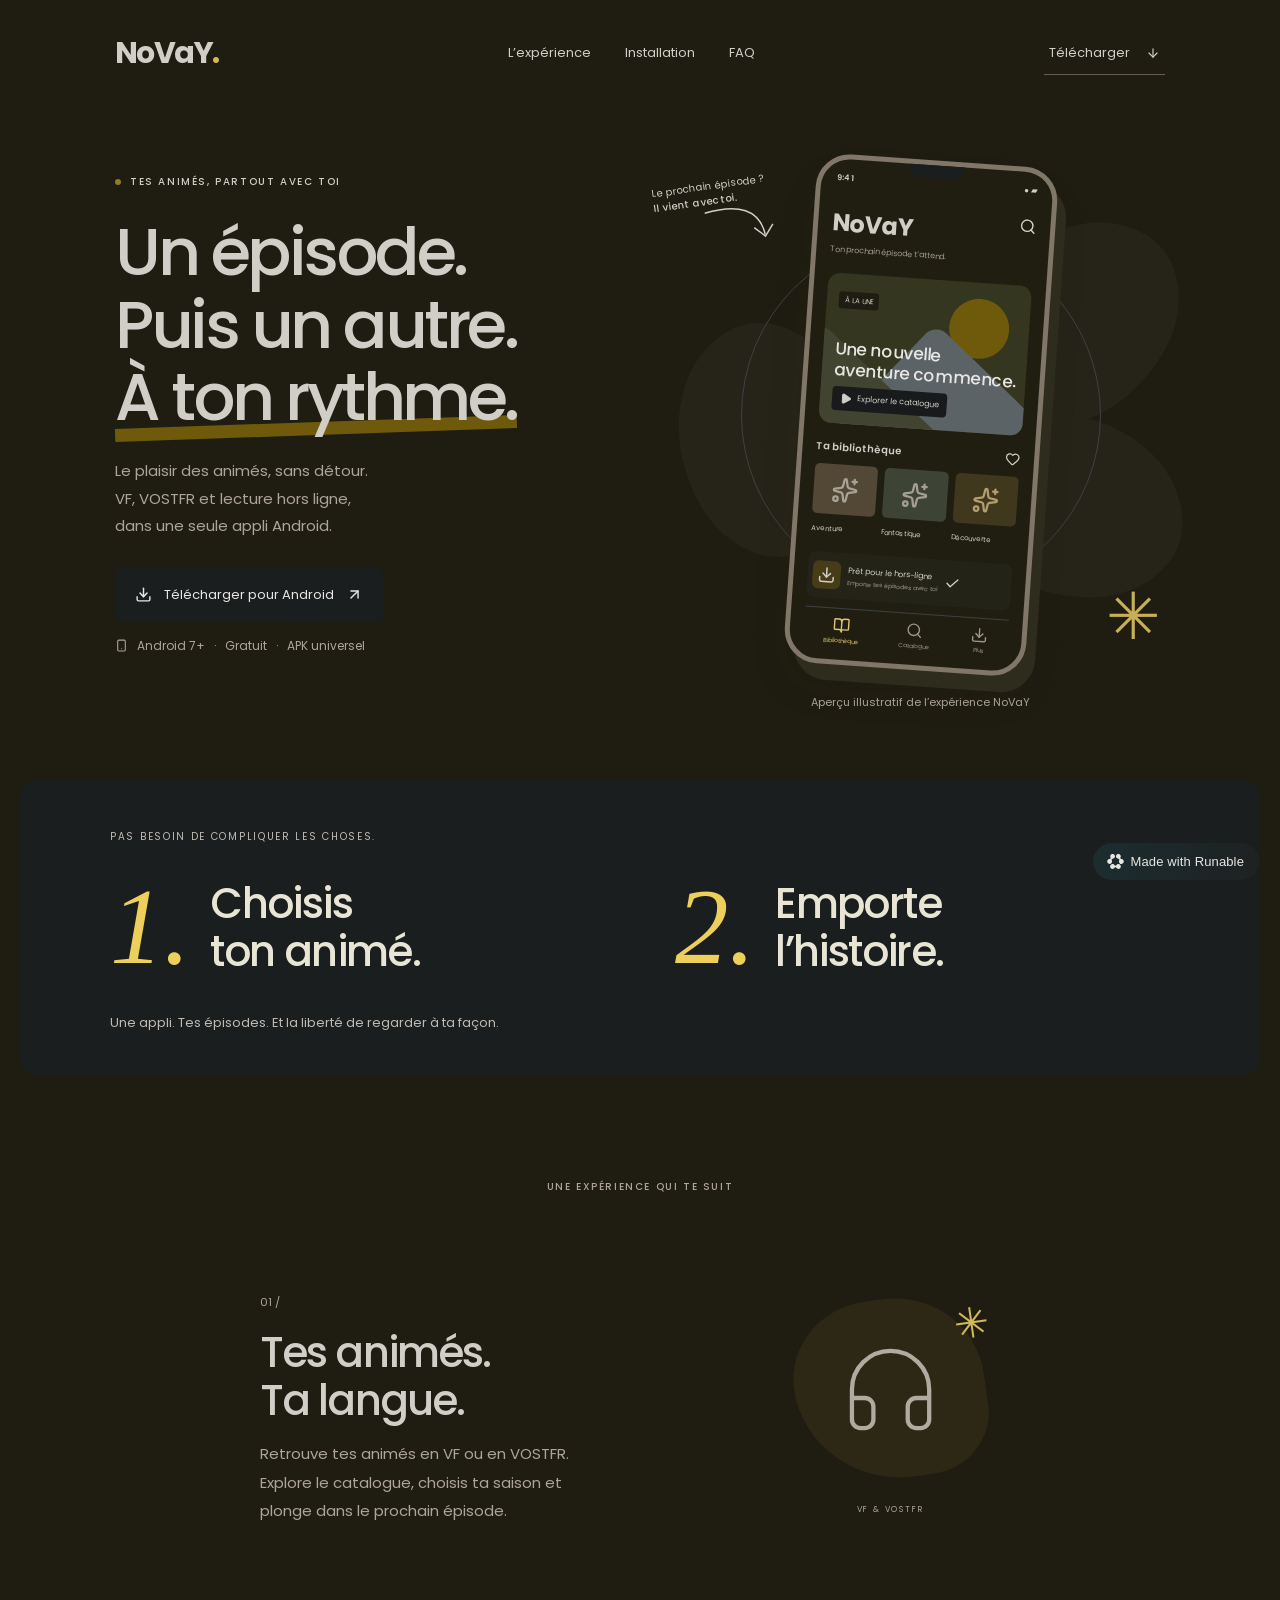
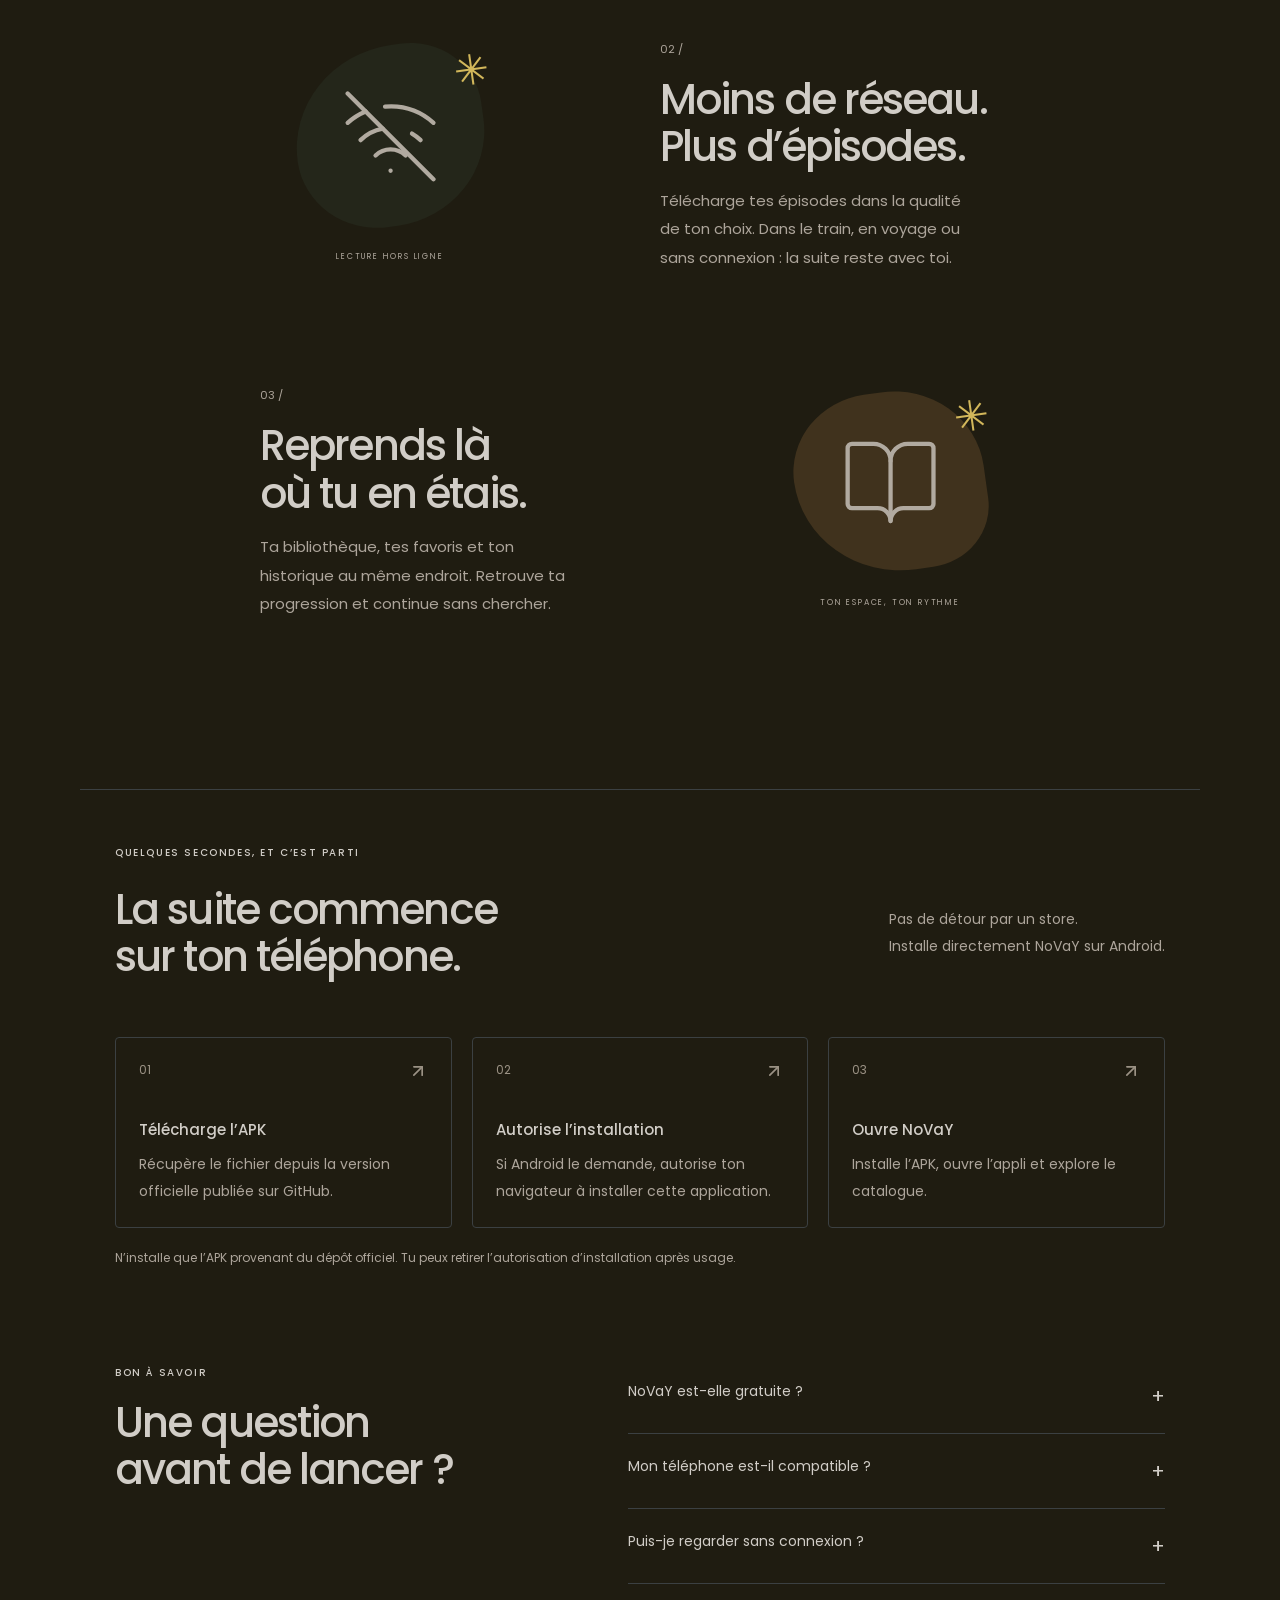
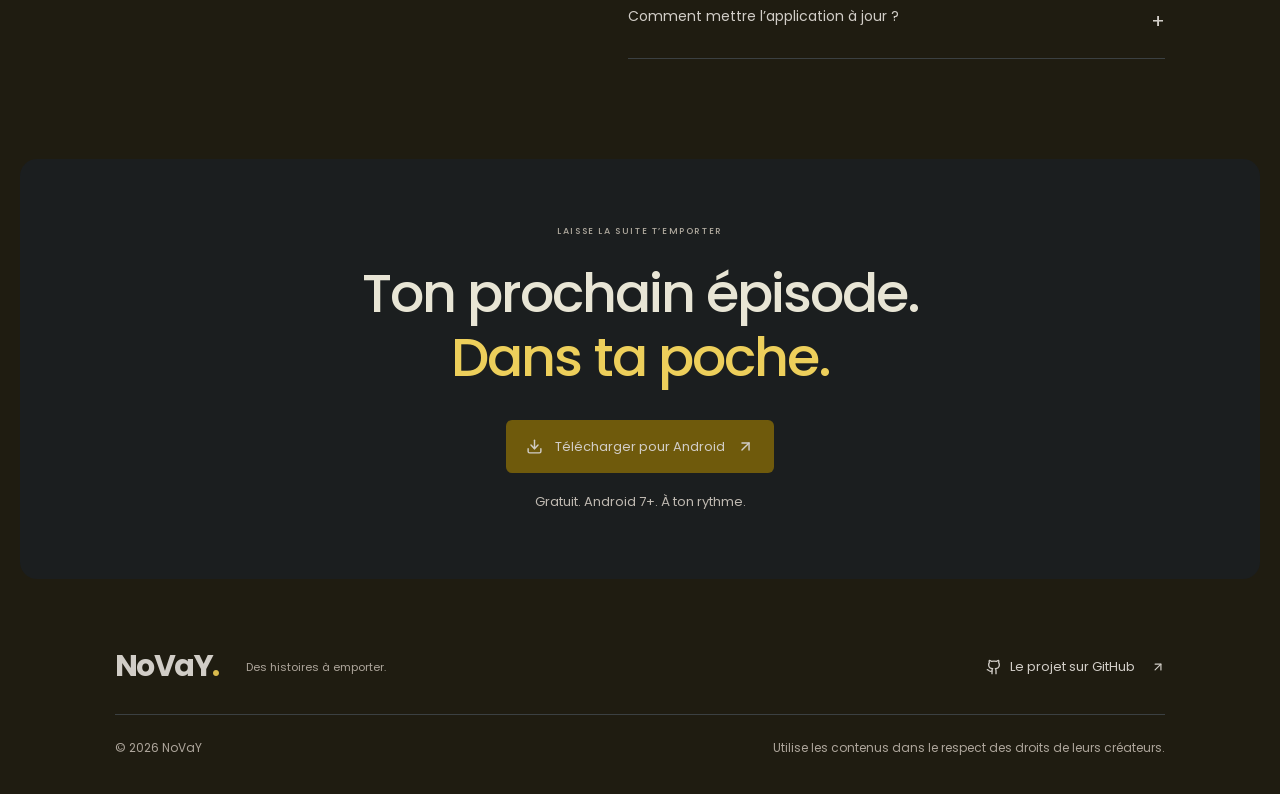
<file: public/assets/aistudio/NoVaY___Tes_anim_s____ton_rythme__11_22_2026_1_09_37_AM__f6055ca0.html>
<!DOCTYPE html> <html lang=fr data-darkreader-mode=dynamic data-darkreader-scheme=dark style><!--
 Page saved with SingleFile 
 url: https://novay-ik1wmy3-preview-4200.runable.site/ 
 saved date: Sun Nov 22 2026 01:09:37 GMT+0100 (West Africa Time)
--><meta charset=utf-8><style class="darkreader darkreader--inline" media=screen>[data-darkreader-inline-bgcolor]{background-color:var(--darkreader-inline-bgcolor)!important}[data-darkreader-inline-bgimage]{background-image:var(--darkreader-inline-bgimage)!important}[data-darkreader-inline-boxshadow]{box-shadow:var(--darkreader-inline-boxshadow)!important}[data-darkreader-inline-color]{color:var(--darkreader-inline-color)!important}[data-darkreader-inline-fill]{fill:var(--darkreader-inline-fill)!important}[data-darkreader-inline-stroke]{stroke:var(--darkreader-inline-stroke)!important}</style><style class="darkreader darkreader--user-agent" media=screen>@layer darkreader{html{background-color:var(--darkreader-background-ffffff,#181a1b)!important}html{color-scheme:dark!important}html,body{background-color:var(--darkreader-background-ffffff,#181a1b)}html,body{border-color:var(--darkreader-border-4c4c4c,#736b5e);color:var(--darkreader-text-000000,#e8e6e3)}a{color:var(--darkreader-text-0040ff,#3391ff)}::placeholder{color:var(--darkreader-text-a9a9a9,#b2aba1)}::selection{background-color:var(--darkreader-background-0060d4,#004daa)!important;color:var(--darkreader-text-ffffff,#e8e6e3)!important}::-moz-selection{background-color:var(--darkreader-background-0060d4,#004daa)!important;color:var(--darkreader-text-ffffff,#e8e6e3)!important}}</style><style class="darkreader darkreader-layers" media=screen>@layer darkreader;</style>
<meta name=darkreader content=f14f4d5258814a79b44abedfb56fe716><style class="darkreader darkreader--override" media=screen>::placeholder{opacity:0.5!important}</style>
<meta name=description content="Télécharge NoVaY pour Android : animés VF et VOSTFR, bibliothèque et lecture hors ligne. APK universel gratuit, compatible Android 7 et plus.">
<meta name=theme-color content=#1f1c11>
<meta name=viewport content="width=device-width, initial-scale=1.0">
<meta property=og:image content=/og-image.png>
<title>NoVaY — Tes animés, à ton rythme</title>
<style data-vite-dev-id=/home/user/novay-page/packages/web/src/web/styles.css>/*! tailwindcss v4.2.4 | MIT License | https://tailwindcss.com */@layer properties;@layer theme,base,components,utilities;@layer theme{:root,:host{--font-sans:ui-sans-serif,system-ui,sans-serif,"Apple Color Emoji","Segoe UI Emoji","Segoe UI Symbol","Noto Color Emoji";--default-font-family:var(--font-sans)}}@layer base{*,::after,::before,::backdrop,::file-selector-button{box-sizing:border-box;margin:0;padding:0;border:0 solid}html,:host{line-height:1.5;-webkit-text-size-adjust:100%;tab-size:4;font-family:var(--default-font-family,ui-sans-serif,system-ui,sans-serif,"Apple Color Emoji","Segoe UI Emoji","Segoe UI Symbol","Noto Color Emoji");font-feature-settings:var(--default-font-feature-settings,normal);font-variation-settings:var(--default-font-variation-settings,normal);-webkit-tap-highlight-color:transparent}a{color:inherit;-webkit-text-decoration:inherit}:-moz-focusring{outline:auto}svg{display:block;vertical-align:middle}::file-selector-button{font:inherit;font-feature-settings:inherit;font-variation-settings:inherit;letter-spacing:inherit;color:inherit;border-radius:0;background-color:transparent;opacity:1}::file-selector-button{margin-inline-end:4px}::placeholder{opacity:1}@supports (not (-webkit-appearance:-apple-pay-button)) or (contain-intrinsic-size:1px){::placeholder{color:currentcolor;@supports (color:color-mix(in lab,red,red)){color:color-mix(in oklab,currentcolor 50%,transparent)}}}::-webkit-search-decoration{-webkit-appearance:none}::-webkit-date-and-time-value{min-height:1lh;text-align:inherit}::-webkit-datetime-edit{display:inline-flex}::-webkit-datetime-edit-fields-wrapper{padding:0}::-webkit-datetime-edit,::-webkit-datetime-edit-year-field,::-webkit-datetime-edit-month-field,::-webkit-datetime-edit-day-field,::-webkit-datetime-edit-hour-field,::-webkit-datetime-edit-minute-field,::-webkit-datetime-edit-second-field,::-webkit-datetime-edit-millisecond-field,::-webkit-datetime-edit-meridiem-field{padding-block:0}::-webkit-calendar-picker-indicator{line-height:1}:-moz-ui-invalid{box-shadow:none}::file-selector-button{appearance:button}::-webkit-inner-spin-button,::-webkit-outer-spin-button{height:auto}}@layer utilities{.sr-only{position:absolute;width:1px;height:1px;padding:0;margin:-1px;overflow:hidden;clip-path:inset(50%);white-space:nowrap;border-width:0}}@property --tw-animation-delay{syntax:"*";inherits:false;initial-value:0s}@property --tw-animation-direction{syntax:"*";inherits:false;initial-value:normal}@property --tw-animation-duration{syntax:"*";inherits:false}@property --tw-animation-fill-mode{syntax:"*";inherits:false;initial-value:none}@property --tw-animation-iteration-count{syntax:"*";inherits:false;initial-value:1}@property --tw-enter-blur{syntax:"*";inherits:false;initial-value:0}@property --tw-enter-opacity{syntax:"*";inherits:false;initial-value:1}@property --tw-enter-rotate{syntax:"*";inherits:false;initial-value:0}@property --tw-enter-scale{syntax:"*";inherits:false;initial-value:1}@property --tw-enter-translate-x{syntax:"*";inherits:false;initial-value:0}@property --tw-enter-translate-y{syntax:"*";inherits:false;initial-value:0}@property --tw-exit-blur{syntax:"*";inherits:false;initial-value:0}@property --tw-exit-opacity{syntax:"*";inherits:false;initial-value:1}@property --tw-exit-rotate{syntax:"*";inherits:false;initial-value:0}@property --tw-exit-scale{syntax:"*";inherits:false;initial-value:1}@property --tw-exit-translate-x{syntax:"*";inherits:false;initial-value:0}@property --tw-exit-translate-y{syntax:"*";inherits:false;initial-value:0}:root{--background:oklch(1 0 0);--foreground:oklch(0.145 0 0);--border:oklch(0.922 0 0);--ring:oklch(0.708 0 0)}@layer base{*{border-color:var(--border);outline-color:var(--ring);@supports (color:color-mix(in lab,red,red)){outline-color:color-mix(in oklab,var(--ring) 50%,transparent)}}body{background-color:var(--background);color:var(--foreground)}}@property --tw-rotate-x{syntax:"*";inherits:false}@property --tw-rotate-y{syntax:"*";inherits:false}@property --tw-rotate-z{syntax:"*";inherits:false}@property --tw-skew-x{syntax:"*";inherits:false}@property --tw-skew-y{syntax:"*";inherits:false}@property --tw-border-style{syntax:"*";inherits:false;initial-value:solid}@property --tw-font-weight{syntax:"*";inherits:false}@property --tw-shadow{syntax:"*";inherits:false;initial-value:0 0#0000}@property --tw-shadow-color{syntax:"*";inherits:false}@property --tw-shadow-alpha{syntax:"<percentage>";inherits:false;initial-value:100%}@property --tw-inset-shadow{syntax:"*";inherits:false;initial-value:0 0#0000}@property --tw-inset-shadow-color{syntax:"*";inherits:false}@property --tw-inset-shadow-alpha{syntax:"<percentage>";inherits:false;initial-value:100%}@property --tw-ring-color{syntax:"*";inherits:false}@property --tw-ring-shadow{syntax:"*";inherits:false;initial-value:0 0#0000}@property --tw-inset-ring-color{syntax:"*";inherits:false}@property --tw-inset-ring-shadow{syntax:"*";inherits:false;initial-value:0 0#0000}@property --tw-ring-inset{syntax:"*";inherits:false}@property --tw-ring-offset-width{syntax:"<length>";inherits:false;initial-value:0px}@property --tw-ring-offset-color{syntax:"*";inherits:false;initial-value:#fff}@property --tw-ring-offset-shadow{syntax:"*";inherits:false;initial-value:0 0#0000}@property --tw-outline-style{syntax:"*";inherits:false;initial-value:solid}@layer properties{@supports ((-webkit-hyphens:none) and (not (margin-trim:inline))) or ((-moz-orient:inline) and (not (color:rgb(from red r g b)))){*,::before,::after,::backdrop{--tw-rotate-x:initial;--tw-rotate-y:initial;--tw-rotate-z:initial;--tw-skew-x:initial;--tw-skew-y:initial;--tw-border-style:solid;--tw-font-weight:initial;--tw-shadow:0 0#0000;--tw-shadow-color:initial;--tw-shadow-alpha:100%;--tw-inset-shadow:0 0#0000;--tw-inset-shadow-color:initial;--tw-inset-shadow-alpha:100%;--tw-ring-color:initial;--tw-ring-shadow:0 0#0000;--tw-inset-ring-color:initial;--tw-inset-ring-shadow:0 0#0000;--tw-ring-inset:initial;--tw-ring-offset-width:0px;--tw-ring-offset-color:#fff;--tw-ring-offset-shadow:0 0#0000;--tw-outline-style:solid;--tw-animation-delay:0s;--tw-animation-direction:normal;--tw-animation-duration:initial;--tw-animation-fill-mode:none;--tw-animation-iteration-count:1;--tw-enter-blur:0;--tw-enter-opacity:1;--tw-enter-rotate:0;--tw-enter-scale:1;--tw-enter-translate-x:0;--tw-enter-translate-y:0;--tw-exit-blur:0;--tw-exit-opacity:1;--tw-exit-rotate:0;--tw-exit-scale:1;--tw-exit-translate-x:0;--tw-exit-translate-y:0}}}</style><style class="darkreader darkreader--sync" media=screen>@layer theme;@layer base{*,::after,::before,::backdrop,::file-selector-button{border-width:0px;border-style:solid;border-color:currentcolor}a{color:inherit;text-decoration-color:inherit}:focus-visible{outline-color:currentcolor}::file-selector-button{color:inherit;background-color:transparent}::placeholder{color:currentcolor}:user-invalid{box-shadow:none}}@layer utilities;:root{--darkreader-bg--background:var(--darkreader-background-ffffff,#181a1b);--darkreader-text--foreground:var(--darkreader-text-0a0a0a,#e2dfdb);--darkreader-border--border:var(--darkreader-border-e5e5e5,#373c3e);--darkreader-border--ring:var(--darkreader-border-a1a1a1,#4b5154)}@layer base{*{border-color:var(--darkreader-border--border);outline-color:var(--darkreader-border--ring)}body{background-color:var(--darkreader-bg--background,var(--darkreader-background-ffffff,#181a1b));color:var(--darkreader-text--foreground,var(--darkreader-text-000000,#e8e6e3))}}</style><style data-vite-dev-id=/home/user/novay-page/packages/web/src/web/pages/novay.css>@font-face{font-family:"Poppins";font-style:normal;font-weight:400;src:url([data-uri])format("woff2");unicode-range:U+0000-00FF,U+0131,U+0152-0153,U+02BB-02BC,U+02C6,U+02DA,U+02DC,U+0304,U+0308,U+0329,U+2000-206F,U+20AC,U+2122,U+2191,U+2193,U+2212,U+2215,U+FEFF,U+FFFD}@font-face{font-family:"Poppins";font-style:normal;font-weight:500;src:url([data-uri])format("woff2");unicode-range:U+0000-00FF,U+0131,U+0152-0153,U+02BB-02BC,U+02C6,U+02DA,U+02DC,U+0304,U+0308,U+0329,U+2000-206F,U+20AC,U+2122,U+2191,U+2193,U+2212,U+2215,U+FEFF,U+FFFD}@font-face{font-family:"Poppins";font-style:normal;font-weight:600;src:url([data-uri])format("woff2");unicode-range:U+0000-00FF,U+0131,U+0152-0153,U+02BB-02BC,U+02C6,U+02DA,U+02DC,U+0304,U+0308,U+0329,U+2000-206F,U+20AC,U+2122,U+2191,U+2193,U+2212,U+2215,U+FEFF,U+FFFD}@font-face{font-family:"Poppins";font-style:normal;font-weight:700;src:url([data-uri])format("woff2");unicode-range:U+0000-00FF,U+0131,U+0152-0153,U+02BB-02BC,U+02C6,U+02DA,U+02DC,U+0304,U+0308,U+0329,U+2000-206F,U+20AC,U+2122,U+2191,U+2193,U+2212,U+2215,U+FEFF,U+FFFD}.novay{--cream:#f8f7f2;--ink:#252623;--yellow:#edce56;background:var(--cream);color:var(--ink);font-family:"Poppins",sans-serif;overflow:hidden}.novay *{box-sizing:border-box}.novay a{text-decoration:none;color:inherit}.novay .wrap{max-width:1120px;margin:auto;padding-left:35px;padding-right:35px}.novay a:focus-visible,.novay summary:focus-visible{outline:3px solid #ad8700;outline-offset:6px}.nav{height:106px;display:flex;align-items:center;justify-content:space-between}.brand{font-size:30px;font-weight:700;letter-spacing:-1.6px}.brand span{color:#c3a22b}.nav nav{display:flex;gap:34px;font-size:12px}.nav-download{border-bottom:1px solid #777;gap:16px}.hero{display:grid;grid-template-columns:1.15fr 1fr;align-items:center;min-height:650px;padding-top:24px;padding-bottom:80px}.eyebrow,.section-label{font-size:10px;letter-spacing:1.6px;font-weight:500}.eyebrow{display:flex;align-items:center;gap:9px}.eyebrow>span{width:6px;height:6px;background:#b69a2e;border-radius:50%}.hero h1{font-size:66px;line-height:1.1;letter-spacing:-3.5px;font-weight:500;margin:27px 0 23px}.hero h1>span{position:relative;z-index:1}.hero h1>span:after{content:"";position:absolute;bottom:8px;left:0;right:0;height:13px;background:var(--yellow);z-index:-1;transform:rotate(-2deg)}.hero-copy>p{line-height:1.85;margin-bottom:28px}.button{display:inline-flex;align-items:center;gap:12px;background:var(--ink);color:#fff!important;padding:17px 20px;border-radius:6px;transition:transform 0.2s}.button:hover{transform:translateY(-3px)}.button.yellow{background:var(--yellow);color:var(--ink)!important}.download-note{display:flex;gap:9px;align-items:center;margin-top:14px}.download-note b{font-weight:400}.hero-visual{position:relative;display:flex;align-items:center;justify-content:center}.phone{width:242px;background:#f7f6f0;border:5px solid #252623;border-radius:34px;box-shadow:10px 16px 0#dfdccc,0 24px 40px #38362712;position:relative;padding:12px 14px;transform:rotate(4deg);z-index:2}.camera{position:absolute;width:55px;height:13px;background:#252623;border-radius:0 0 10px 10px;top:0;left:88px}.status{display:flex;justify-content:space-between;font-size:8px;margin:1px 2px 21px;font-weight:600}.phone-header{display:flex;justify-content:space-between;font-size:24px;font-weight:700;letter-spacing:-1px}.phone-sub{font-size:8px;color:#72736a;margin:3px 0 17px}.phone-art{background:#d8d9bd;border-radius:12px;position:relative;overflow:hidden;padding:12px}.sun{width:60px;height:60px;background:#edce56;border-radius:50%;position:absolute;top:16px;right:20px}.mountain{position:absolute;background:#73866d;width:190px;height:150px;transform:rotate(40deg);top:87px;left:40px;border-radius:15px}.mountain.two{background:#b1b79a;left:-75px;top:93px}.art-label{position:relative;font-size:7px;background:#f8f7f2;padding:4px 6px;border-radius:3px}.art-title{position:absolute;bottom:44px;font-size:17px;line-height:1.2;font-weight:500;color:#fff;letter-spacing:-0.4px}.play{position:absolute;bottom:13px;display:flex;align-items:center;gap:5px;font-size:8px;background:#fff;padding:6px 8px;border-radius:4px}.phone-section{font-size:10px;font-weight:600;margin:16px 0 10px;display:flex;justify-content:space-between}.mini-grid{display:grid;grid-template-columns:repeat(3,1fr);gap:7px}.mini-art{background:#c7baa8;border-radius:5px;display:flex;align-items:center;justify-content:center;color:#726554}.a1{background:#c4ccbd;color:#63745d}.a2{background:#dad0ad;color:#9e8552}.mini-grid span{font-size:7px}.offline{display:flex;align-items:center;gap:7px;margin-top:14px;background:#ecebe2;padding:9px 5px;border-radius:7px;font-size:8px}.offline small{display:block;font-size:6px;color:#747569;margin-top:2px}.offline-icon{background:#dfd4a3;padding:5px;border-radius:6px}.phone-nav{display:flex;justify-content:space-around}.phone-nav span{display:flex;align-items:center;flex-direction:column;gap:3px;font-size:6px;color:#777}.phone-nav span:first-child{color:#8f7823}.petal{position:absolute;background:#ebe9df;width:185px;height:230px;border-radius:60% 40% 60% 40%;top:80px;right:0;transform:rotate(30deg)}.p2{top:260px;right:5px;transform:rotate(90deg)}.p3{top:195px;left:0;transform:rotate(-30deg)}.orbit{position:absolute;width:360px;height:360px;border:1px solid #dedbcd;border-radius:50%}.floating-label{position:absolute;left:-22px;top:48px;z-index:3;font-size:10px;transform:rotate(-8deg)}.floating-label strong{display:block;font-weight:500}.floating-label svg{margin-left:48px}.preview-note{position:absolute}.little-star{position:absolute;right:5px;bottom:35px;font-size:65px;color:#c2a649}.promise{max-width:1240px;margin:0 auto;background:#252623;color:var(--cream);border-radius:17px;padding:49px 90px 41px}.promise-top{font-size:10px;color:#c6c6b9;letter-spacing:1.7px}.promise-items{display:grid;grid-template-columns:1fr 1fr;gap:70px;margin:30px 0}.promise-items>div{display:flex;align-items:center;gap:20px}.promise-items i{font-family:Georgia,serif;font-size:107px;color:var(--yellow);font-weight:400;line-height:1}.promise h2{font-size:42px;font-weight:500;line-height:1.12;letter-spacing:-1.6px}.promise p{margin-top:20px}.features{padding-top:104px!important;padding-bottom:60px!important}.features>.section-label{text-align:center}.feature{display:flex;align-items:center;justify-content:space-between;max-width:760px;margin:95px auto 110px;gap:100px}.feature-copy{width:360px}.number{font-size:11px}.feature h2,.section-heading h2,.faq h2{font-size:42px;line-height:1.13;letter-spacing:-1.9px;font-weight:500;margin:16px 0}.feature p{line-height:1.9;max-width:310px}.feature-illustration{text-align:center;width:260px}.illustration-disc{width:190px;height:180px;border-radius:47% 53% 37% 63%;background:#eae5d4;display:flex;justify-content:center;align-items:center;position:relative;margin:auto;color:#605e4e;transform:rotate(-8deg)}.illustration-disc svg{transform:rotate(8deg)}.small-spark{position:absolute;right:-12px;top:5px;color:#b19431;font-size:42px}.illustration-tag{font-size:8px;letter-spacing:1.8px;display:block;margin-top:25px}.f1{flex-direction:row-reverse}.f1 .illustration-disc{border-radius:60% 40% 55% 45%;background:#e5e8dd}.f2 .illustration-disc{background:#e9dfcf}.installation{padding-bottom:90px!important;border-top:1px solid #dddcd3;padding-top:55px!important}.section-heading{display:flex;justify-content:space-between;align-items:center;margin:10px 0 40px}.section-heading p{line-height:1.9}.steps{display:grid;grid-template-columns:repeat(3,1fr);gap:20px}.steps>div{padding:23px;border:1px solid #deddd3;border-radius:4px}.steps>div>span{display:flex;justify-content:space-between;font-size:12px;color:#8f8d7b}.steps h3{font-size:15px;font-weight:500;margin:38px 0 10px}.steps p{line-height:1.9}.safety-note{margin-top:20px}.faq{display:grid;grid-template-columns:1fr 1.2fr;gap:65px;padding-bottom:100px!important}.faq summary{cursor:pointer;list-style:none;display:flex;justify-content:space-between;gap:20px;padding:22px 0}.faq summary::-webkit-details-marker{display:none}.faq details{border-bottom:1px solid #ddddd3}.faq summary span{font-size:20px;font-weight:400}.faq details[open] summary span{transform:rotate(45deg)}.faq details p{line-height:1.85;margin-bottom:20px}.last{max-width:1240px;margin:0 auto 65px;background:var(--ink);border-radius:17px;padding:66px;text-align:center;color:var(--cream)}.last .eyebrow{justify-content:center;color:#adad9e;font-size:9px}.last h2{font-size:54px;line-height:1.18;letter-spacing:-2px;font-weight:500;margin:24px 0 30px}.last h2 span{color:var(--yellow)}.last p{margin-top:17px}.footer-top{display:flex;align-items:center;gap:28px;padding-bottom:25px}.footer-top p{font-size:11px}.footer-top>a:last-child{margin-left:auto;gap:8px}.footer-bottom{border-top:1px solid #dddcd3;display:flex;justify-content:space-between;padding:23px 0 35px}html{scroll-behavior:smooth}section[id]{scroll-margin-top:30px}@media (min-width:761px){.hero-copy{animation:enter 0.7s both}.hero-visual{animation:enter 0.9s 0.12s both}}@keyframes enter{from{opacity:0;transform:translateY(18px)}to{opacity:1;transform:translateY(0)}}@media (max-width:760px){.novay .wrap{padding-left:24px;padding-right:24px}.nav{height:85px}.nav nav{display:none}.hero{display:flex;flex-direction:column;align-items:flex-start;padding-top:30px;gap:35px;padding-bottom:40px}.hero h1{font-size:52px;letter-spacing:-2.8px}.hero-copy{width:100%}.hero-visual{width:100%;height:530px}.floating-label{left:0}.promise{margin:0 14px;padding:35px 27px}.promise-items{gap:22px}.promise-items>div{gap:8px}.promise-items i{font-size:65px}.promise h2{font-size:24px;letter-spacing:-1px}.promise-top{font-size:8px}.promise p{line-height:1.8}.features{padding-top:65px!important;padding-bottom:10px!important}.feature,.f1{gap:35px;flex-direction:column;align-items:flex-start;margin:60px auto 70px}.feature-copy{width:100%}.feature-illustration{align-self:center}.feature h2,.section-heading h2,.faq h2{font-size:36px}.section-heading{display:block}.steps{grid-template-columns:1fr}.steps h3{margin-top:20px}.faq{grid-template-columns:1fr;gap:20px;padding-bottom:65px!important}.last{margin:0 14px 40px;padding:45px 20px}.last h2{font-size:37px}.footer-top{flex-wrap:wrap;gap:12px}.footer-top>a:last-child{width:100%;margin:8px 0 0}.footer-bottom{gap:20px;line-height:1.6}.footer-bottom span:last-child{max-width:180px}}@media (prefers-reduced-motion:reduce){html{scroll-behavior:auto}.hero-copy,.hero-visual{animation:none!important}}.phone{height:510px}.hero-visual{height:570px}.novay{--muted-text:#626359;--focus-color:#8a6a00}.novay .hero-copy>p,.novay .feature p,.novay .section-heading p,.novay .steps p,.novay .faq details p,.novay .footer-top p{color:var(--muted-text)}.novay .hero-copy>p,.novay .feature p{font-size:15px}.novay .section-heading p,.novay .steps p,.novay .faq summary,.novay .faq details p{font-size:14px}.novay .download-note,.novay .preview-note,.novay .number,.novay .illustration-tag,.novay .safety-note,.novay .footer-bottom,.novay .features>.section-label{color:var(--muted-text)}.novay .download-note,.novay .safety-note,.novay .footer-bottom{font-size:12px;line-height:1.7}.novay .preview-note{font-size:11px;bottom:-10px}.novay .promise p,.novay .last p{color:#c3c3b8;font-size:13px;line-height:1.8}.novay .nav nav a,.novay .nav-download,.novay .footer-top>a:last-child{min-height:44px;display:inline-flex;align-items:center;font-size:13px}.novay .nav-download{padding:10px 5px}.novay .button{min-height:48px;font-size:13px}.novay a:focus-visible,.novay summary:focus-visible{outline:3px solid var(--focus-color);outline-offset:5px}.novay .last a:focus-visible{outline-color:var(--yellow)}.novay .skip-link{position:fixed;left:16px;top:16px;padding:12px 18px;background:var(--ink);color:white;z-index:100;transform:translateY(-160%)}.novay .skip-link:focus{transform:none}.novay main:focus{outline:none}.novay .hero-visual svg,.novay .little-star,.novay .small-spark{pointer-events:none}.novay .button:hover{transform:none}@media (hover:hover) and (pointer:fine){.novay .button:hover{transform:translateY(-2px)}.novay nav a:hover{color:var(--focus-color)}}@media (min-width:761px) and (max-width:1000px){.novay .hero h1{font-size:54px}.novay .hero{gap:15px}.novay .floating-label{left:0;top:0}.novay .promise{margin:0 18px;padding:42px}.novay .promise h2{font-size:34px}.novay .feature{gap:55px}.novay .faq{gap:30px}.novay .last{margin-left:18px;margin-right:18px}}@media (max-width:400px){.novay .hero h1{font-size:46px}.novay .promise-items{grid-template-columns:1fr;gap:24px}.novay .promise-items>div{gap:20px}.novay .promise h2{font-size:28px}.novay .hero-visual{height:575px}.novay .orbit{width:285px;height:285px}.novay .button{gap:8px;padding:16px 14px}.novay .download-note{gap:6px;flex-wrap:wrap}.novay .last h2{font-size:33px}}@media (prefers-reduced-motion:reduce){.novay .button{transition:none}.novay .button:hover{transform:none}}.novay .phone-nav{position:absolute;bottom:14px;left:14px;right:14px;margin-top:0;padding-top:8px;border-top:1px solid #deddd3;background:#f7f6f0}.novay .phone-art{height:150px}.novay .mini-art{height:50px}</style><style class="darkreader darkreader--sync" media=screen>.novay{background:var(--darkreader-bg--cream);--darkreader-bg--cream:var(--darkreader-background-f8f7f2,#1f1c11);--darkreader-text--cream:var(--darkreader-text-f8f7f2,#e8e5d5);--darkreader-bg--ink:var(--darkreader-background-252623,#1b1e1f);--darkreader-text--ink:var(--darkreader-text-252623,#d1cdc7);--darkreader-bg--yellow:var(--darkreader-background-edce56,#6f5a0c);--darkreader-text--yellow:var(--darkreader-text-edce56,#edcf5b);--darkreader-border--yellow:var(--darkreader-border-edce56,#8f750f);color:var(--darkreader-text--ink,var(--darkreader-text-000000,#e8e6e3))}.novay a{text-decoration-color:currentcolor;color:inherit}.novay a:focus-visible,.novay summary:focus-visible{outline-color:var(--darkreader-border-ad8700,#cb9e00)}.brand span{color:var(--darkreader-text-c3a22b,#d8ba4d)}.nav-download{border-bottom-color:var(--darkreader-border-777777,#655e53)}.eyebrow>span{background-color:var(--darkreader-background-b69a2e,#927b25);background-repeat:repeat;background-image:none;background-size:auto;background-clip:border-box}.hero h1>span::after{background:var(--darkreader-bg--yellow)}.button{background:var(--darkreader-bg--ink);color:var(--darkreader-text-ffffff,#e8e6e3)!important}.button.yellow{background:var(--darkreader-bg--yellow);color:var(--darkreader-text--ink,var(--darkreader-text-000000,#e8e6e3))!important}.phone{background-color:var(--darkreader-background-f7f6f0,#201e11);background-repeat:repeat;background-image:none;background-size:auto;background-clip:border-box;border-top-color:var(--darkreader-border-252623,#807769);border-right-color:var(--darkreader-border-252623,#807769);border-bottom-color:var(--darkreader-border-252623,#807769);border-left-color:var(--darkreader-border-252623,#807769);box-shadow:var(--darkreader-background-dfdccc,#2e2c1d) 10px 16px 0px,var(--darkreader-background-38362712,rgba(45,43,31,0.07)) 0px 24px 40px}.camera{background-color:var(--darkreader-background-252623,#1b1e1f);background-repeat:repeat;background-image:none;background-size:auto;background-clip:border-box}.phone-sub{color:var(--darkreader-text-72736a,#a29a8e)}.phone-art{background-color:var(--darkreader-background-d8d9bd,#35361f);background-repeat:repeat;background-image:none;background-size:auto;background-clip:border-box}.sun{background-color:var(--darkreader-background-edce56,#6f5a0c);background-repeat:repeat;background-image:none;background-size:auto;background-clip:border-box}.mountain{background-color:var(--darkreader-background-73866d,#5b6367);background-repeat:repeat;background-image:none;background-size:auto;background-clip:border-box}.mountain.two{background-color:var(--darkreader-background-b1b79a,#414430);background-repeat:repeat;background-image:none;background-size:auto;background-clip:border-box}.art-label{background-color:var(--darkreader-background-f8f7f2,#1f1c11);background-repeat:repeat;background-image:none;background-size:auto;background-clip:border-box}.art-title{color:var(--darkreader-text-ffffff,#e8e6e3)}.play{background-color:var(--darkreader-background-ffffff,#181a1b);background-repeat:repeat;background-image:none;background-size:auto;background-clip:border-box}.mini-art{background-color:var(--darkreader-background-c7baa8,#534736);background-repeat:repeat;background-image:none;background-size:auto;background-clip:border-box;color:var(--darkreader-text-726554,#a9a297)}.a1{background-color:var(--darkreader-background-c4ccbd,#3e4435);background-repeat:repeat;background-image:none;background-size:auto;background-clip:border-box;color:var(--darkreader-text-63745d,#a69e93)}.a2{background-color:var(--darkreader-background-dad0ad,#3f381d);background-repeat:repeat;background-image:none;background-size:auto;background-clip:border-box;color:var(--darkreader-text-9e8552,#b49d6f)}.offline{background-color:var(--darkreader-background-ecebe2,#242318);background-repeat:repeat;background-image:none;background-size:auto;background-clip:border-box}.offline small{color:var(--darkreader-text-747569,#a29a8e)}.offline-icon{background-color:var(--darkreader-background-dfd4a3,#463d18);background-repeat:repeat;background-image:none;background-size:auto;background-clip:border-box}.phone-nav span{color:var(--darkreader-text-777777,#9d9488)}.phone-nav span:first-child{color:var(--darkreader-text-8f7823,#dcc672)}.petal{background-color:var(--darkreader-background-ebe9df,#262418);background-repeat:repeat;background-image:none;background-size:auto;background-clip:border-box}.orbit{border-top-color:var(--darkreader-border-dedbcd,#3c4143);border-right-color:var(--darkreader-border-dedbcd,#3c4143);border-bottom-color:var(--darkreader-border-dedbcd,#3c4143);border-left-color:var(--darkreader-border-dedbcd,#3c4143)}.little-star{color:var(--darkreader-text-c2a649,#c7ae59)}.promise{background-color:var(--darkreader-background-252623,#1b1e1f);background-repeat:repeat;background-image:none;background-size:auto;background-clip:border-box;color:var(--darkreader-text--cream,var(--darkreader-text-000000,#e8e6e3))}.promise-top{color:var(--darkreader-text-c6c6b9,#c0bab2)}.promise-items i{color:var(--darkreader-text--yellow,var(--darkreader-text-000000,#e8e6e3))}.illustration-disc{background-color:var(--darkreader-background-eae5d4,#2d2816);background-repeat:repeat;background-image:none;background-size:auto;background-clip:border-box;color:var(--darkreader-text-605e4e,#b1aaa0)}.small-spark{color:var(--darkreader-text-b19431,#d2b75b)}.f1 .illustration-disc{background-color:var(--darkreader-background-e5e8dd,#24261a);background-repeat:repeat;background-image:none;background-size:auto;background-clip:border-box}.f2 .illustration-disc{background-color:var(--darkreader-background-e9dfcf,#40321d);background-repeat:repeat;background-image:none;background-size:auto;background-clip:border-box}.installation{border-top-color:var(--darkreader-border-dddcd3,#3b4042)}.steps>div{border-top-color:var(--darkreader-border-deddd3,#3b4042);border-right-color:var(--darkreader-border-deddd3,#3b4042);border-bottom-color:var(--darkreader-border-deddd3,#3b4042);border-left-color:var(--darkreader-border-deddd3,#3b4042)}.steps>div>span{color:var(--darkreader-text-8f8d7b,#9b9285)}.faq summary{list-style-image:none}.faq details{border-bottom-color:var(--darkreader-border-ddddd3,#3b4042)}.last{background:var(--darkreader-bg--ink);color:var(--darkreader-text--cream,var(--darkreader-text-000000,#e8e6e3))}.last .eyebrow{color:var(--darkreader-text-adad9e,#afa99e)}.last h2 span{color:var(--darkreader-text--yellow,var(--darkreader-text-000000,#e8e6e3))}.footer-bottom{border-top-color:var(--darkreader-border-dddcd3,#3b4042)}.novay{--darkreader-text--muted-text:var(--darkreader-text-626359,#ada59b);--darkreader-text--focus-color:var(--darkreader-text-8a6a00,#ffdd6b);--darkreader-border--focus-color:var(--darkreader-border-8a6a00,#d6a400)}.novay .hero-copy>p,.novay .feature p,.novay .section-heading p,.novay .steps p,.novay .faq details p,.novay .footer-top p{color:var(--darkreader-text--muted-text,var(--darkreader-text-000000,#e8e6e3))}.novay .download-note,.novay .preview-note,.novay .number,.novay .illustration-tag,.novay .safety-note,.novay .footer-bottom,.novay .features>.section-label{color:var(--darkreader-text--muted-text,var(--darkreader-text-000000,#e8e6e3))}.novay .promise p,.novay .last p{color:var(--darkreader-text-c3c3b8,#bfb9b1)}.novay a:focus-visible,.novay summary:focus-visible{outline:3px solid var(--darkreader-border--focus-color)}.novay .last a:focus-visible{outline-color:var(--darkreader-border--yellow)}.novay .skip-link{background:var(--darkreader-bg--ink);color:var(--darkreader-text-ffffff,#e8e6e3)}.novay main:focus{outline-color:currentcolor}@media (hover:hover) and (pointer:fine){.novay nav a:hover{color:var(--darkreader-text--focus-color,var(--darkreader-text-000000,#e8e6e3))}}.novay .phone-nav{border-top-color:var(--darkreader-border-deddd3,#3b4042);background-color:var(--darkreader-background-f7f6f0,#201e11);background-repeat:repeat;background-image:none;background-size:auto;background-clip:border-box}</style><meta name=referrer content=no-referrer><link rel=icon href="[data-uri]"><link rel=canonical href=https://novay-ik1wmy3-preview-4200.runable.site/><meta http-equiv=content-security-policy content="default-src 'none'; font-src 'self' data:; img-src 'self' data:; style-src 'unsafe-inline'; media-src 'self' data:; script-src 'unsafe-inline' data:; object-src 'self' data:; frame-src 'self' data:; form-action 'none'; base-uri 'none';"></head>
 <body>
 <div id=root><div class=novay><a class=skip-link href=#contenu>Aller au contenu</a><header class="nav wrap"><a class=brand href=#>NoVaY<span>.</span></a><nav aria-label="Navigation principale"><a href=#fonctionnalites>L’expérience</a><a href=#installation>Installation</a><a href=#faq>FAQ</a></nav><a class=nav-download href=https://github.com/jCVERSA/p/releases/latest/download/novay-universal-release.apk>Télécharger <svg xmlns=http://www.w3.org/2000/svg width=14 height=14 viewBox="0 0 24 24" fill=none stroke=currentColor stroke-width=2 stroke-linecap=round stroke-linejoin=round class="lucide lucide-arrow-down" aria-hidden=true style=--darkreader-inline-stroke:currentColor data-darkreader-inline-stroke><path d="M12 5v14"></path><path d="m19 12-7 7-7-7"></path></svg></a></header><main id=contenu tabindex=-1><section class="hero wrap"><div class=hero-copy><div class=eyebrow><span></span> TES ANIMÉS, PARTOUT AVEC TOI</div><h1>Un épisode.<br>Puis un autre.<br><span>À ton rythme.</span></h1><p>Le plaisir des animés, sans détour.<br>VF, VOSTFR et lecture hors ligne,<br>dans une seule appli Android.</p><a class=button href=https://github.com/jCVERSA/p/releases/latest/download/novay-universal-release.apk><svg xmlns=http://www.w3.org/2000/svg width=17 height=17 viewBox="0 0 24 24" fill=none stroke=currentColor stroke-width=2 stroke-linecap=round stroke-linejoin=round class="lucide lucide-download" aria-hidden=true style=--darkreader-inline-stroke:currentColor data-darkreader-inline-stroke><path d="M12 15V3"></path><path d="M21 15v4a2 2 0 0 1-2 2H5a2 2 0 0 1-2-2v-4"></path><path d="m7 10 5 5 5-5"></path></svg> Télécharger pour Android <svg xmlns=http://www.w3.org/2000/svg width=17 height=17 viewBox="0 0 24 24" fill=none stroke=currentColor stroke-width=2 stroke-linecap=round stroke-linejoin=round class="lucide lucide-arrow-up-right" aria-hidden=true style=--darkreader-inline-stroke:currentColor data-darkreader-inline-stroke><path d="M7 7h10v10"></path><path d="M7 17 17 7"></path></svg></a><div class=download-note><svg xmlns=http://www.w3.org/2000/svg width=13 height=13 viewBox="0 0 24 24" fill=none stroke=currentColor stroke-width=2 stroke-linecap=round stroke-linejoin=round class="lucide lucide-smartphone" aria-hidden=true style=--darkreader-inline-stroke:currentColor data-darkreader-inline-stroke><rect width=14 height=20 x=5 y=2 rx=2 ry=2></rect><path d="M12 18h.01"></path></svg> Android 7+ <b>·</b> Gratuit <b>·</b> APK universel</div></div><div class=hero-visual><div class="petal p1"></div><div class="petal p2"></div><div class="petal p3"></div><div class=orbit></div><div class=floating-label><span>Le prochain épisode ?</span><strong>Il vient avec toi.</strong><svg width=70 height=43 viewBox="0 0 70 43"><path d="M2 4 Q55 -4 59 33 M49 25 L59 35 L68 24" fill=none stroke=currentColor stroke-width=1.5 style=--darkreader-inline-stroke:currentColor data-darkreader-inline-stroke></path></svg></div><div class=phone aria-hidden=true><div class=camera></div><div class=status>9:41 <span>● ▰</span></div><div class=phone-header>NoVaY<span><svg xmlns=http://www.w3.org/2000/svg width=17 height=17 viewBox="0 0 24 24" fill=none stroke=currentColor stroke-width=2 stroke-linecap=round stroke-linejoin=round class="lucide lucide-search" aria-hidden=true style=--darkreader-inline-stroke:currentColor data-darkreader-inline-stroke><path d="m21 21-4.34-4.34"></path><circle cx=11 cy=11 r=8></circle></svg></span></div><div class=phone-sub>Ton prochain épisode t’attend.</div><div class=phone-art><div class=sun></div><div class="mountain one"></div><div class="mountain two"></div><span class=art-label>À LA UNE</span><div class=art-title>Une nouvelle<br>aventure commence.</div><span class=play><svg xmlns=http://www.w3.org/2000/svg width=12 height=12 viewBox="0 0 24 24" fill=currentColor stroke=currentColor stroke-width=2 stroke-linecap=round stroke-linejoin=round class="lucide lucide-play" aria-hidden=true style=--darkreader-inline-stroke:currentColor data-darkreader-inline-stroke><path d="M5 5a2 2 0 0 1 3.008-1.728l11.997 6.998a2 2 0 0 1 .003 3.458l-12 7A2 2 0 0 1 5 19z"></path></svg> Explorer le catalogue</span></div><div class=phone-section>Ta bibliothèque <svg xmlns=http://www.w3.org/2000/svg width=15 height=15 viewBox="0 0 24 24" fill=none stroke=currentColor stroke-width=2 stroke-linecap=round stroke-linejoin=round class="lucide lucide-heart" aria-hidden=true style=--darkreader-inline-stroke:currentColor data-darkreader-inline-stroke><path d="M2 9.5a5.5 5.5 0 0 1 9.591-3.676.56.56 0 0 0 .818 0A5.49 5.49 0 0 1 22 9.5c0 2.29-1.5 4-3 5.5l-5.492 5.313a2 2 0 0 1-3 .019L5 15c-1.5-1.5-3-3.2-3-5.5"></path></svg></div><div class=mini-grid><div><div class="mini-art a0"><svg xmlns=http://www.w3.org/2000/svg width=27 height=27 viewBox="0 0 24 24" fill=none stroke=currentColor stroke-width=2 stroke-linecap=round stroke-linejoin=round class="lucide lucide-sparkles" aria-hidden=true style=--darkreader-inline-stroke:currentColor data-darkreader-inline-stroke><path d="M11.017 2.814a1 1 0 0 1 1.966 0l1.051 5.558a2 2 0 0 0 1.594 1.594l5.558 1.051a1 1 0 0 1 0 1.966l-5.558 1.051a2 2 0 0 0-1.594 1.594l-1.051 5.558a1 1 0 0 1-1.966 0l-1.051-5.558a2 2 0 0 0-1.594-1.594l-5.558-1.051a1 1 0 0 1 0-1.966l5.558-1.051a2 2 0 0 0 1.594-1.594z"></path><path d="M20 2v4"></path><path d="M22 4h-4"></path><circle cx=4 cy=20 r=2></circle></svg></div><span>Aventure</span></div><div><div class="mini-art a1"><svg xmlns=http://www.w3.org/2000/svg width=27 height=27 viewBox="0 0 24 24" fill=none stroke=currentColor stroke-width=2 stroke-linecap=round stroke-linejoin=round class="lucide lucide-sparkles" aria-hidden=true style=--darkreader-inline-stroke:currentColor data-darkreader-inline-stroke><path d="M11.017 2.814a1 1 0 0 1 1.966 0l1.051 5.558a2 2 0 0 0 1.594 1.594l5.558 1.051a1 1 0 0 1 0 1.966l-5.558 1.051a2 2 0 0 0-1.594 1.594l-1.051 5.558a1 1 0 0 1-1.966 0l-1.051-5.558a2 2 0 0 0-1.594-1.594l-5.558-1.051a1 1 0 0 1 0-1.966l5.558-1.051a2 2 0 0 0 1.594-1.594z"></path><path d="M20 2v4"></path><path d="M22 4h-4"></path><circle cx=4 cy=20 r=2></circle></svg></div><span>Fantastique</span></div><div><div class="mini-art a2"><svg xmlns=http://www.w3.org/2000/svg width=27 height=27 viewBox="0 0 24 24" fill=none stroke=currentColor stroke-width=2 stroke-linecap=round stroke-linejoin=round class="lucide lucide-sparkles" aria-hidden=true style=--darkreader-inline-stroke:currentColor data-darkreader-inline-stroke><path d="M11.017 2.814a1 1 0 0 1 1.966 0l1.051 5.558a2 2 0 0 0 1.594 1.594l5.558 1.051a1 1 0 0 1 0 1.966l-5.558 1.051a2 2 0 0 0-1.594 1.594l-1.051 5.558a1 1 0 0 1-1.966 0l-1.051-5.558a2 2 0 0 0-1.594-1.594l-5.558-1.051a1 1 0 0 1 0-1.966l5.558-1.051a2 2 0 0 0 1.594-1.594z"></path><path d="M20 2v4"></path><path d="M22 4h-4"></path><circle cx=4 cy=20 r=2></circle></svg></div><span>Découverte</span></div></div><div class=offline><div class=offline-icon><svg xmlns=http://www.w3.org/2000/svg width=18 height=18 viewBox="0 0 24 24" fill=none stroke=currentColor stroke-width=2 stroke-linecap=round stroke-linejoin=round class="lucide lucide-download" aria-hidden=true style=--darkreader-inline-stroke:currentColor data-darkreader-inline-stroke><path d="M12 15V3"></path><path d="M21 15v4a2 2 0 0 1-2 2H5a2 2 0 0 1-2-2v-4"></path><path d="m7 10 5 5 5-5"></path></svg></div><div>Prêt pour le hors-ligne<small>Emporte tes épisodes avec toi</small></div><svg xmlns=http://www.w3.org/2000/svg width=16 height=16 viewBox="0 0 24 24" fill=none stroke=currentColor stroke-width=2 stroke-linecap=round stroke-linejoin=round class="lucide lucide-check" aria-hidden=true style=--darkreader-inline-stroke:currentColor data-darkreader-inline-stroke><path d="M20 6 9 17l-5-5"></path></svg></div><div class=phone-nav><span><svg xmlns=http://www.w3.org/2000/svg width=17 height=17 viewBox="0 0 24 24" fill=none stroke=currentColor stroke-width=2 stroke-linecap=round stroke-linejoin=round class="lucide lucide-book-open" aria-hidden=true style=--darkreader-inline-stroke:currentColor data-darkreader-inline-stroke><path d="M12 7v14"></path><path d="M3 18a1 1 0 0 1-1-1V4a1 1 0 0 1 1-1h5a4 4 0 0 1 4 4 4 4 0 0 1 4-4h5a1 1 0 0 1 1 1v13a1 1 0 0 1-1 1h-6a3 3 0 0 0-3 3 3 3 0 0 0-3-3z"></path></svg>Bibliothèque</span><span><svg xmlns=http://www.w3.org/2000/svg width=17 height=17 viewBox="0 0 24 24" fill=none stroke=currentColor stroke-width=2 stroke-linecap=round stroke-linejoin=round class="lucide lucide-search" aria-hidden=true style=--darkreader-inline-stroke:currentColor data-darkreader-inline-stroke><path d="m21 21-4.34-4.34"></path><circle cx=11 cy=11 r=8></circle></svg>Catalogue</span><span><svg xmlns=http://www.w3.org/2000/svg width=17 height=17 viewBox="0 0 24 24" fill=none stroke=currentColor stroke-width=2 stroke-linecap=round stroke-linejoin=round class="lucide lucide-download" aria-hidden=true style=--darkreader-inline-stroke:currentColor data-darkreader-inline-stroke><path d="M12 15V3"></path><path d="M21 15v4a2 2 0 0 1-2 2H5a2 2 0 0 1-2-2v-4"></path><path d="m7 10 5 5 5-5"></path></svg>Plus</span></div></div><span class=preview-note>Aperçu illustratif de l’expérience NoVaY</span><span class=little-star>✳</span></div></section><section class=promise><div class=promise-top>PAS BESOIN DE COMPLIQUER LES CHOSES.</div><div class=promise-items><div><i>1.</i><h2>Choisis<br>ton animé.</h2></div><div><i>2.</i><h2>Emporte<br>l’histoire.</h2></div></div><p>Une appli. Tes épisodes. Et la liberté de regarder à ta façon.</p></section><section id=fonctionnalites class="features wrap"><div class=section-label>UNE EXPÉRIENCE QUI TE SUIT</div><article class="feature f0"><div class=feature-copy><span class=number>01 /</span><h2>Tes animés.<br>Ta langue.</h2><p>Retrouve tes animés en VF ou en VOSTFR. Explore le catalogue, choisis ta saison et plonge dans le prochain épisode.</p></div><div class=feature-illustration><div class=illustration-disc><svg xmlns=http://www.w3.org/2000/svg width=103 height=103 viewBox="0 0 24 24" fill=none stroke=currentColor stroke-width=1 stroke-linecap=round stroke-linejoin=round class="lucide lucide-headphones" aria-hidden=true style=--darkreader-inline-stroke:currentColor data-darkreader-inline-stroke><path d="M3 14h3a2 2 0 0 1 2 2v3a2 2 0 0 1-2 2H5a2 2 0 0 1-2-2v-7a9 9 0 0 1 18 0v7a2 2 0 0 1-2 2h-1a2 2 0 0 1-2-2v-3a2 2 0 0 1 2-2h3"></path></svg><span class=small-spark>✳</span></div><span class=illustration-tag>VF &amp; VOSTFR</span></div></article><article class="feature f1"><div class=feature-copy><span class=number>02 /</span><h2>Moins de réseau.<br>Plus d’épisodes.</h2><p>Télécharge tes épisodes dans la qualité de ton choix. Dans le train, en voyage ou sans connexion : la suite reste avec toi.</p></div><div class=feature-illustration><div class=illustration-disc><svg xmlns=http://www.w3.org/2000/svg width=103 height=103 viewBox="0 0 24 24" fill=none stroke=currentColor stroke-width=1 stroke-linecap=round stroke-linejoin=round class="lucide lucide-wifi-off" aria-hidden=true style=--darkreader-inline-stroke:currentColor data-darkreader-inline-stroke><path d="M12 20h.01"></path><path d="M8.5 16.429a5 5 0 0 1 7 0"></path><path d="M5 12.859a10 10 0 0 1 5.17-2.69"></path><path d="M19 12.859a10 10 0 0 0-2.007-1.523"></path><path d="M2 8.82a15 15 0 0 1 4.177-2.643"></path><path d="M22 8.82a15 15 0 0 0-11.288-3.764"></path><path d="m2 2 20 20"></path></svg><span class=small-spark>✳</span></div><span class=illustration-tag>LECTURE HORS LIGNE</span></div></article><article class="feature f2"><div class=feature-copy><span class=number>03 /</span><h2>Reprends là<br>où tu en étais.</h2><p>Ta bibliothèque, tes favoris et ton historique au même endroit. Retrouve ta progression et continue sans chercher.</p></div><div class=feature-illustration><div class=illustration-disc><svg xmlns=http://www.w3.org/2000/svg width=103 height=103 viewBox="0 0 24 24" fill=none stroke=currentColor stroke-width=1 stroke-linecap=round stroke-linejoin=round class="lucide lucide-book-open" aria-hidden=true style=--darkreader-inline-stroke:currentColor data-darkreader-inline-stroke><path d="M12 7v14"></path><path d="M3 18a1 1 0 0 1-1-1V4a1 1 0 0 1 1-1h5a4 4 0 0 1 4 4 4 4 0 0 1 4-4h5a1 1 0 0 1 1 1v13a1 1 0 0 1-1 1h-6a3 3 0 0 0-3 3 3 3 0 0 0-3-3z"></path></svg><span class=small-spark>✳</span></div><span class=illustration-tag>TON ESPACE, TON RYTHME</span></div></article></section><section id=installation class="installation wrap"><div class=section-label>QUELQUES SECONDES, ET C’EST PARTI</div><div class=section-heading><h2>La suite commence<br>sur ton téléphone.</h2><p>Pas de détour par un store.<br>Installe directement NoVaY sur Android.</p></div><div class=steps><div><span>01<svg xmlns=http://www.w3.org/2000/svg width=20 height=20 viewBox="0 0 24 24" fill=none stroke=currentColor stroke-width=2 stroke-linecap=round stroke-linejoin=round class="lucide lucide-arrow-up-right" aria-hidden=true style=--darkreader-inline-stroke:currentColor data-darkreader-inline-stroke><path d="M7 7h10v10"></path><path d="M7 17 17 7"></path></svg></span><h3>Télécharge l’APK</h3><p>Récupère le fichier depuis la version officielle publiée sur GitHub.</p></div><div><span>02<svg xmlns=http://www.w3.org/2000/svg width=20 height=20 viewBox="0 0 24 24" fill=none stroke=currentColor stroke-width=2 stroke-linecap=round stroke-linejoin=round class="lucide lucide-arrow-up-right" aria-hidden=true style=--darkreader-inline-stroke:currentColor data-darkreader-inline-stroke><path d="M7 7h10v10"></path><path d="M7 17 17 7"></path></svg></span><h3>Autorise l’installation</h3><p>Si Android le demande, autorise ton navigateur à installer cette application.</p></div><div><span>03<svg xmlns=http://www.w3.org/2000/svg width=20 height=20 viewBox="0 0 24 24" fill=none stroke=currentColor stroke-width=2 stroke-linecap=round stroke-linejoin=round class="lucide lucide-arrow-up-right" aria-hidden=true style=--darkreader-inline-stroke:currentColor data-darkreader-inline-stroke><path d="M7 7h10v10"></path><path d="M7 17 17 7"></path></svg></span><h3>Ouvre NoVaY</h3><p>Installe l’APK, ouvre l’appli et explore le catalogue.</p></div></div><p class=safety-note>N’installe que l’APK provenant du dépôt officiel. Tu peux retirer l’autorisation d’installation après usage.</p></section><section id=faq class="faq wrap"><div><span class=section-label>BON À SAVOIR</span><h2>Une question<br>avant de lancer ?</h2></div><div class=faq-list><details><summary>NoVaY est-elle gratuite ?<span aria-hidden=true>+</span></summary><p>Oui. Le téléchargement de l’application est gratuit.</p></details><details><summary>Mon téléphone est-il compatible ?<span aria-hidden=true>+</span></summary><p>NoVaY est compatible avec Android 7 et versions ultérieures. L’APK universel inclut les architectures 32 et 64 bits.</p></details><details><summary>Puis-je regarder sans connexion ?<span aria-hidden=true>+</span></summary><p>Oui, après avoir téléchargé tes épisodes depuis l’application. Le catalogue et les contenus non téléchargés nécessitent une connexion.</p></details><details><summary>Comment mettre l’application à jour ?<span aria-hidden=true>+</span></summary><p>Télécharge la dernière version depuis cette page, puis installe-la sur la version existante. Android peut te demander de confirmer la mise à jour.</p></details></div></section><section class=last><span class=eyebrow>LAISSE LA SUITE T’EMPORTER</span><h2>Ton prochain épisode.<br><span>Dans ta poche.</span></h2><a class="button yellow" href=https://github.com/jCVERSA/p/releases/latest/download/novay-universal-release.apk><svg xmlns=http://www.w3.org/2000/svg width=17 height=17 viewBox="0 0 24 24" fill=none stroke=currentColor stroke-width=2 stroke-linecap=round stroke-linejoin=round class="lucide lucide-download" aria-hidden=true style=--darkreader-inline-stroke:currentColor data-darkreader-inline-stroke><path d="M12 15V3"></path><path d="M21 15v4a2 2 0 0 1-2 2H5a2 2 0 0 1-2-2v-4"></path><path d="m7 10 5 5 5-5"></path></svg> Télécharger pour Android <svg xmlns=http://www.w3.org/2000/svg width=17 height=17 viewBox="0 0 24 24" fill=none stroke=currentColor stroke-width=2 stroke-linecap=round stroke-linejoin=round class="lucide lucide-arrow-up-right" aria-hidden=true style=--darkreader-inline-stroke:currentColor data-darkreader-inline-stroke><path d="M7 7h10v10"></path><path d="M7 17 17 7"></path></svg></a><p>Gratuit. Android 7+. À ton rythme.</p></section></main><footer class=wrap><div class=footer-top><a href=# class=brand>NoVaY<span>.</span></a><p>Des histoires à emporter.</p><a href=https://github.com/JCVERSA/p target=_blank rel=noreferrer><svg xmlns=http://www.w3.org/2000/svg width=16 height=16 viewBox="0 0 24 24" fill=none stroke=currentColor stroke-width=2 stroke-linecap=round stroke-linejoin=round class="lucide lucide-github" aria-hidden=true style=--darkreader-inline-stroke:currentColor data-darkreader-inline-stroke><path d="M15 22v-4a4.8 4.8 0 0 0-1-3.5c3 0 6-2 6-5.5.08-1.25-.27-2.48-1-3.5.28-1.15.28-2.35 0-3.5 0 0-1 0-3 1.5-2.64-.5-5.36-.5-8 0C6 2 5 2 5 2c-.3 1.15-.3 2.35 0 3.5A5.403 5.403 0 0 0 4 9c0 3.5 3 5.5 6 5.5-.39.49-.68 1.05-.85 1.65-.17.6-.22 1.23-.15 1.85v4"></path><path d="M9 18c-4.51 2-5-2-7-2"></path></svg> Le projet sur GitHub<span class=sr-only> (nouvel onglet)</span> <svg xmlns=http://www.w3.org/2000/svg width=14 height=14 viewBox="0 0 24 24" fill=none stroke=currentColor stroke-width=2 stroke-linecap=round stroke-linejoin=round class="lucide lucide-arrow-up-right" aria-hidden=true style=--darkreader-inline-stroke:currentColor data-darkreader-inline-stroke><path d="M7 7h10v10"></path><path d="M7 17 17 7"></path></svg></a></div><div class=footer-bottom><span>© 2026 NoVaY</span><span>Utilise les contenus dans le respect des droits de leurs créateurs.</span></div></footer></div><a href=https://runable.com/ target=_blank rel="noopener noreferrer" data-runable-ignore=true data-runable-badge=true style="position:fixed;bottom:20px;right:20px;z-index:10000;display:inline-flex;align-items:center;gap:6px;padding:10px 16px 10px 14px;border-radius:32px;backdrop-filter:blur(16px);text-decoration:none;cursor:pointer;overflow:hidden;transform:translateY(0px);box-shadow:none;transition:transform 0.18s,box-shadow 0.18s;--darkreader-inline-boxshadow:none" data-darkreader-inline-boxshadow><div style="position:absolute;inset:0px;background:linear-gradient(90deg,rgba(0,231,255,0.08) 0%,rgba(0,231,255,0) 100%),rgb(40,40,40);transition:opacity 0.18s;opacity:1;--darkreader-inline-bgcolor:var(--darkreader-background-282828,#1e2122);--darkreader-inline-bgimage:linear-gradient(90deg,var(--darkreader-background-00e7ff14,rgba(0,185,204,0.08)) 0%,var(--darkreader-background-00e7ff00,rgba(0,185,204,0)) 100%),none" data-darkreader-inline-bgcolor data-darkreader-inline-bgimage></div><div style="position:absolute;inset:0px;background-image:url([data-uri]);background-size:cover;background-position:center center;transition:opacity 0.18s;opacity:0"></div><div style=position:relative;display:flex;align-items:center;gap:7px><svg width=17 height=17 viewBox="0 0 16 16" fill=none xmlns=http://www.w3.org/2000/svg><path d="M10.7602 14.9542C12.0038 14.9542 13.0119 13.9461 13.0119 12.7024C13.0119 11.4588 12.0038 10.4507 10.7602 10.4507C9.93434 10.4507 9.21233 10.8953 8.82043 11.5582L8.76855 11.62C8.35431 12.1137 7.59426 12.1123 7.18182 11.6171L7.11497 11.5369C6.7203 10.8858 6.00497 10.4507 5.18801 10.4507C3.9444 10.4507 2.93625 11.4588 2.93625 12.7024C2.93625 13.9461 3.9444 14.9542 5.18801 14.9542C5.99402 14.9542 6.70113 14.5307 7.09894 13.8941L7.18899 13.7883C7.60088 13.3045 8.34765 13.3031 8.7613 13.7855L8.83587 13.8724C9.23108 14.5211 9.94504 14.9542 10.7602 14.9542Z" fill=white style=--darkreader-inline-fill:var(--darkreader-text-ffffff,#e8e6e3) data-darkreader-inline-fill></path><path d="M7.20609 4.29404C7.82789 3.21703 7.45889 1.83987 6.38188 1.21807C5.30489 0.596265 3.92772 0.965272 3.30592 2.04227C2.89297 2.75753 2.91701 3.6052 3.29525 4.27604L3.32282 4.35173C3.54327 4.95733 3.16203 5.61486 2.52691 5.72442L2.42374 5.74224C1.66263 5.75857 0.928259 6.1605 0.519812 6.86795C-0.101994 7.94496 0.267016 9.32211 1.34401 9.94392C2.42101 10.5657 3.79818 10.1967 4.41998 9.11971C4.82291 8.42182 4.80978 7.59789 4.45757 6.93512L4.41084 6.80382C4.19775 6.2052 4.56996 5.5578 5.1945 5.44073L5.30707 5.41965C6.06643 5.4017 6.79851 4.99996 7.20609 4.29404Z" fill=white style=--darkreader-inline-fill:var(--darkreader-text-ffffff,#e8e6e3) data-darkreader-inline-fill></path><path d="M11.5568 9.1197C12.1786 10.1967 13.5557 10.5657 14.6328 9.9439C15.7097 9.3221 16.0787 7.94493 15.4569 6.86794C15.044 6.1527 14.2979 5.74972 13.5278 5.74181L13.4485 5.72782C12.8138 5.61595 12.435 4.95703 12.6576 4.35224L12.6938 4.25388C13.0602 3.58659 13.0793 2.74968 12.6709 2.04227C12.049 0.965273 10.6719 0.596264 9.59488 1.21807C8.51789 1.83988 8.14887 3.21704 8.77069 4.29403C9.17364 4.99196 9.89381 5.39256 10.6439 5.41889L10.7809 5.44405C11.4059 5.55883 11.7804 6.20485 11.5695 6.80426L11.5316 6.91209C11.1673 7.57872 11.1492 8.4137 11.5568 9.1197Z" fill=white style=--darkreader-inline-fill:var(--darkreader-text-ffffff,#e8e6e3) data-darkreader-inline-fill></path></svg><span style="color:white;font-size:13px;font-family:ID Grotesk Trial,sans-serif;font-weight:500;line-height:1;white-space:nowrap;letter-spacing:0.01em;--darkreader-inline-color:var(--darkreader-text-ffffff,#e8e6e3)" data-darkreader-inline-color>Made with Runable</span></div></a></div>
 <script></script>
</file>
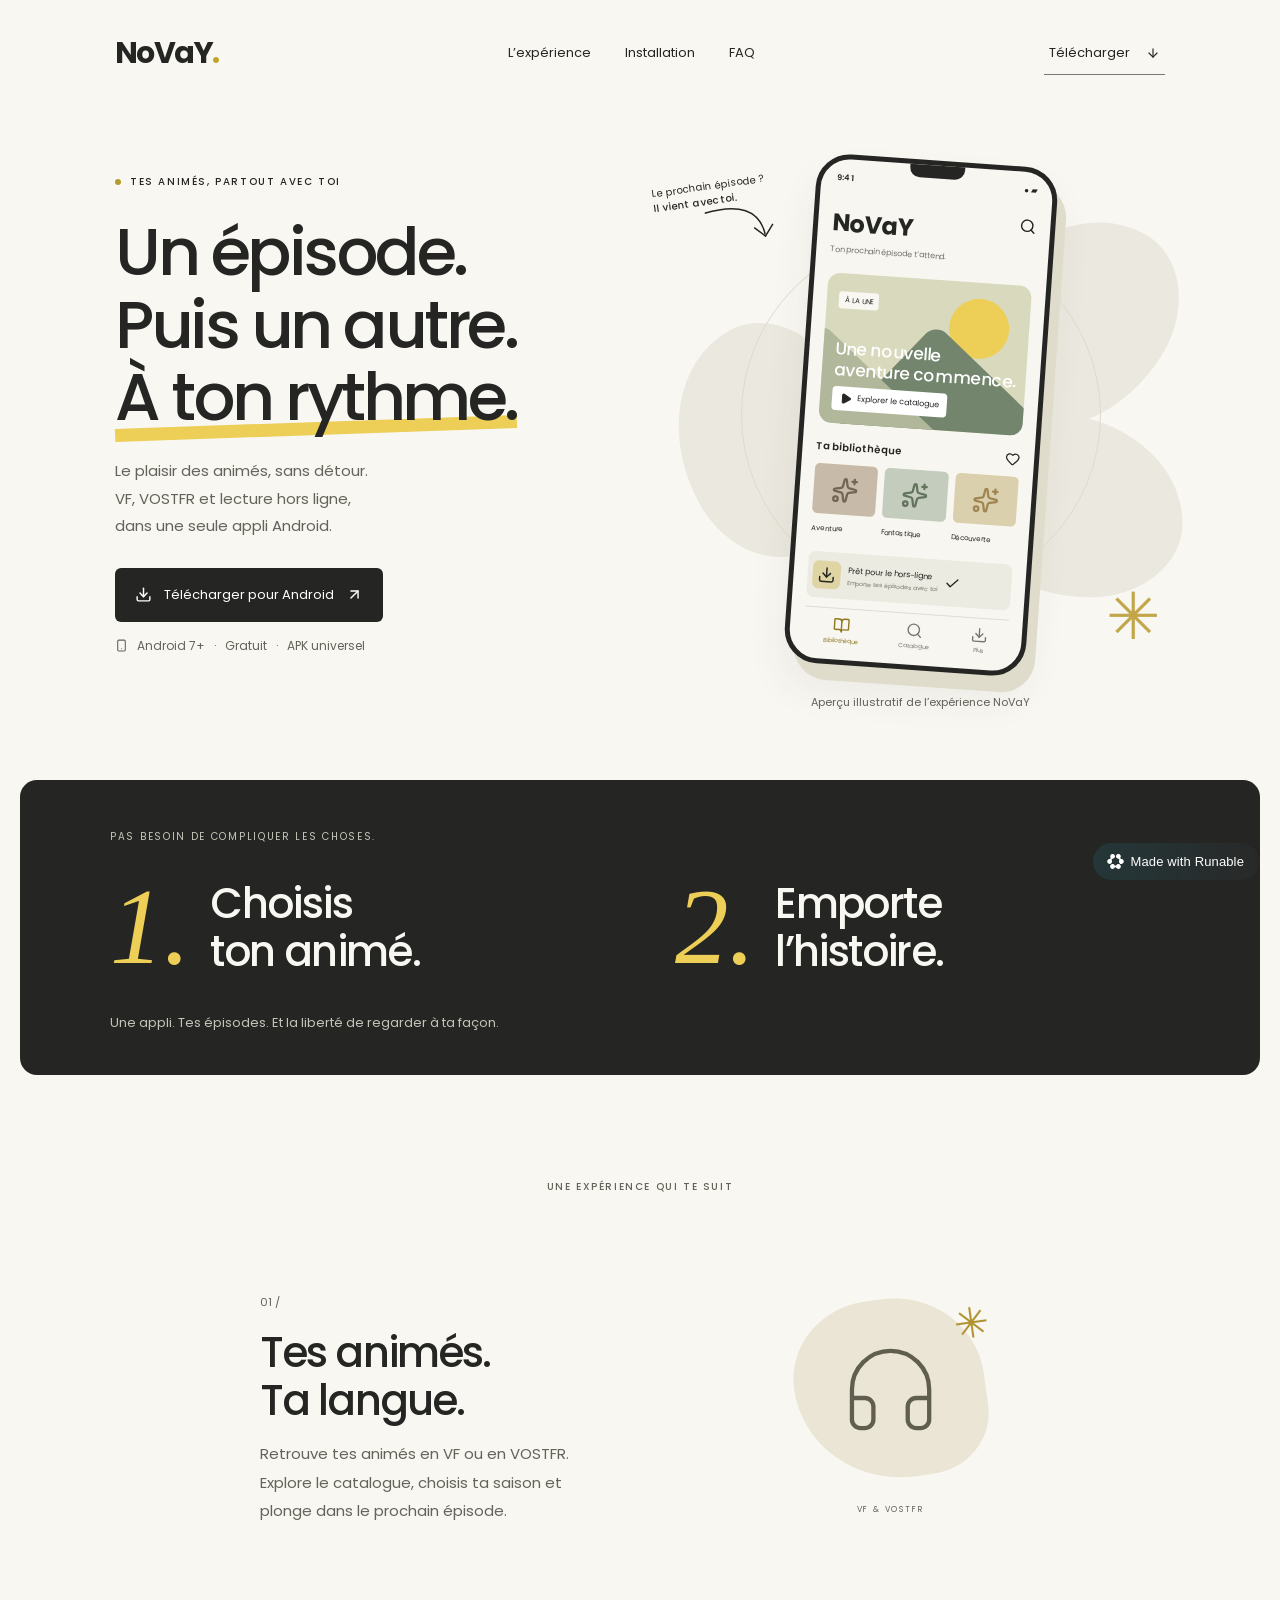
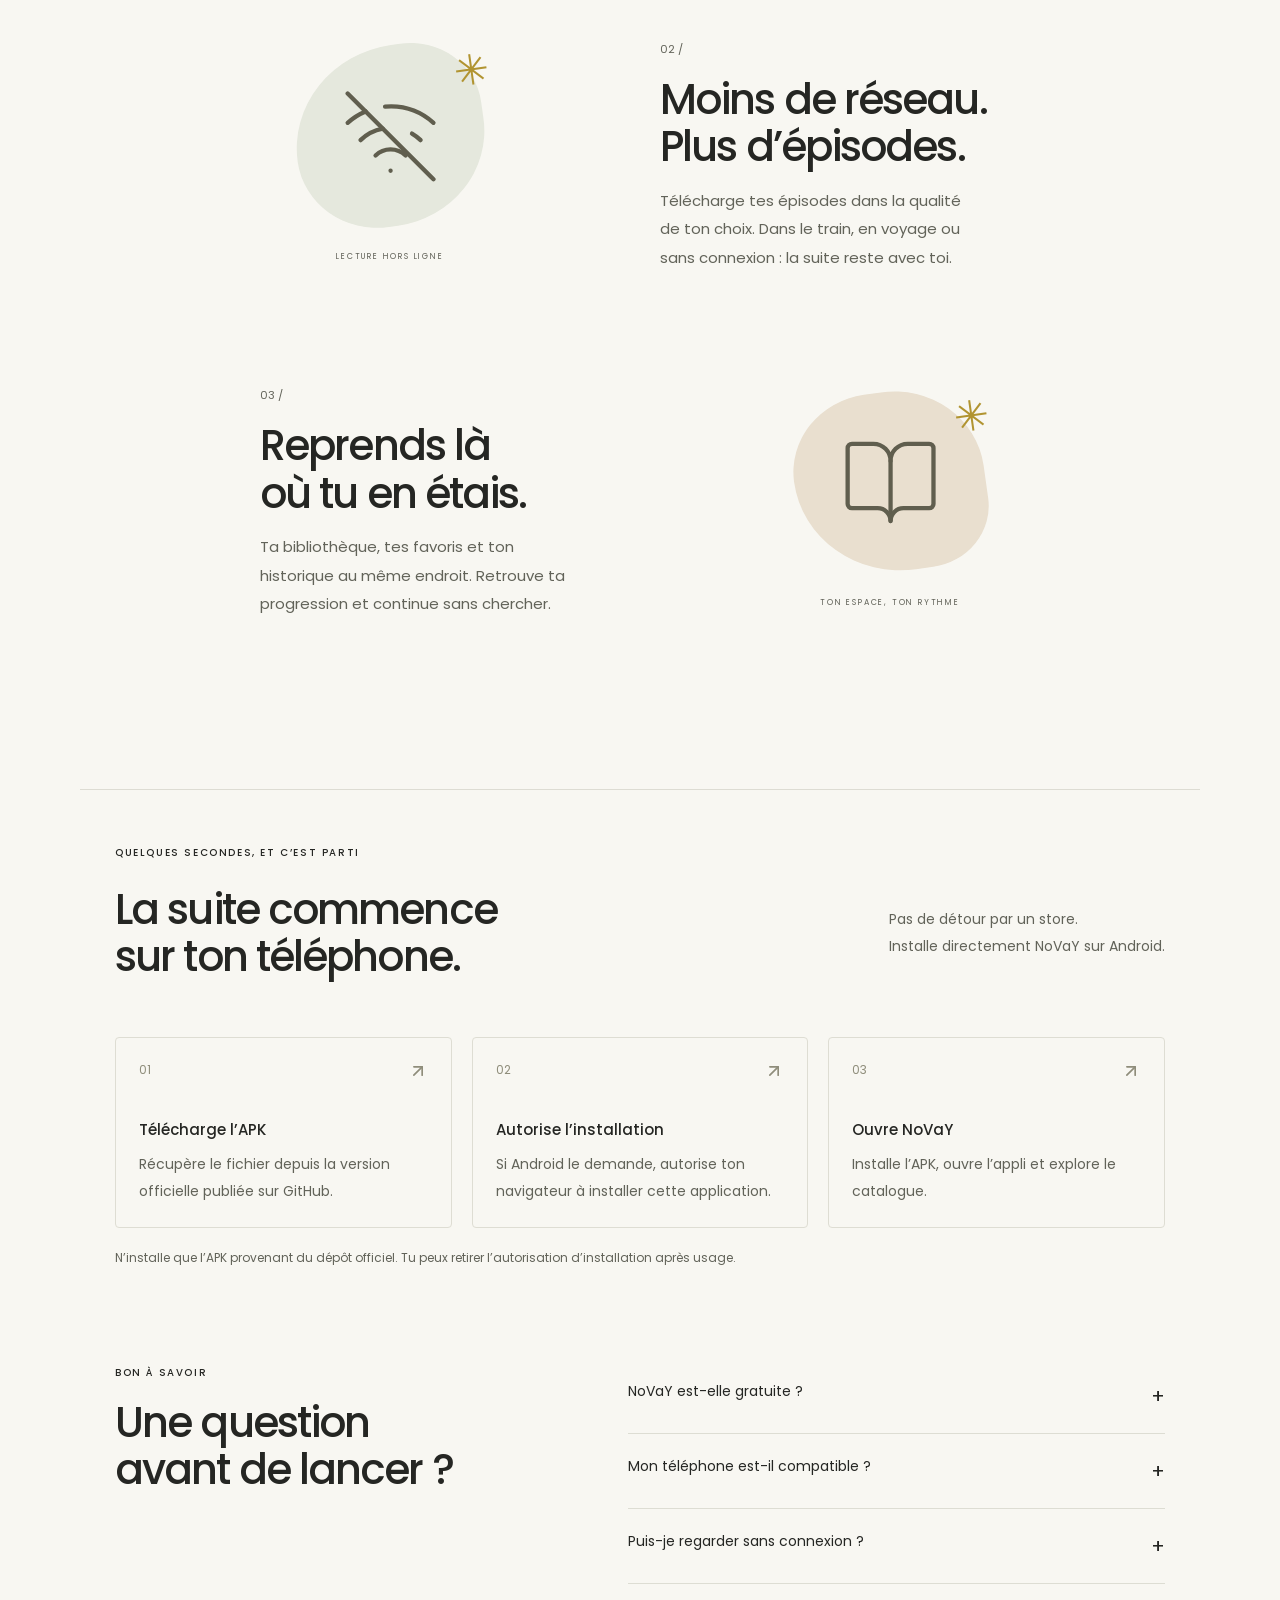
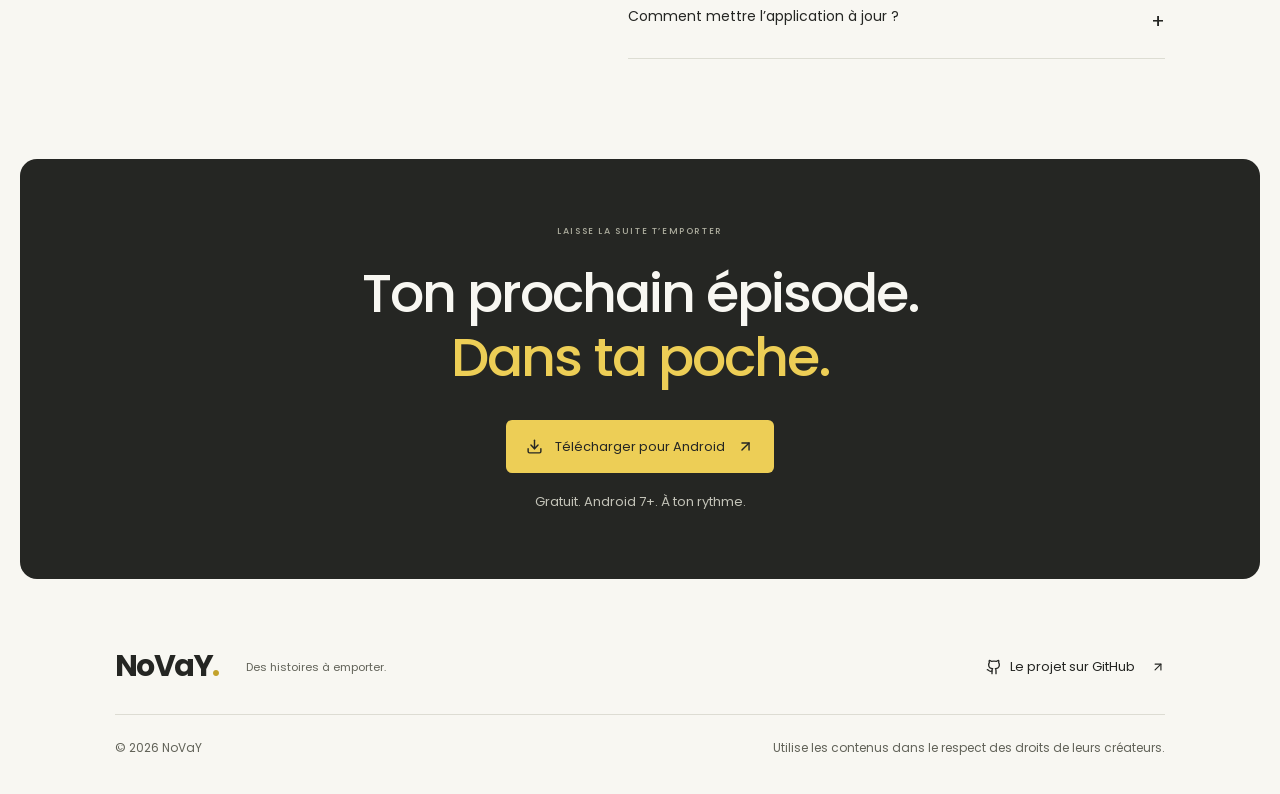
<file: public/assets/aistudio/NoVaY___Tes_anim_s____ton_rythme__11_22_2026_1_10_42_AM__6b4cc476.html>
<!DOCTYPE html> <html lang=fr style><!--
 Page saved with SingleFile 
 url: https://novay-ik1wmy3-preview-4200.runable.site/ 
 saved date: Sun Nov 22 2026 01:10:42 GMT+0100 (West Africa Time)
--><meta charset=utf-8>
<meta name=description content="Télécharge NoVaY pour Android : animés VF et VOSTFR, bibliothèque et lecture hors ligne. APK universel gratuit, compatible Android 7 et plus.">
<meta name=theme-color content=#f8f7f2>
<meta name=viewport content="width=device-width, initial-scale=1.0">
<meta property=og:image content=/og-image.png>
<title>NoVaY — Tes animés, à ton rythme</title>
<style data-vite-dev-id=/home/user/novay-page/packages/web/src/web/styles.css>/*! tailwindcss v4.2.4 | MIT License | https://tailwindcss.com */@layer properties;@layer theme,base,components,utilities;@layer theme{:root,:host{--font-sans:ui-sans-serif,system-ui,sans-serif,"Apple Color Emoji","Segoe UI Emoji","Segoe UI Symbol","Noto Color Emoji";--default-font-family:var(--font-sans)}}@layer base{*,::after,::before,::backdrop,::file-selector-button{box-sizing:border-box;margin:0;padding:0;border:0 solid}html,:host{line-height:1.5;-webkit-text-size-adjust:100%;tab-size:4;font-family:var(--default-font-family,ui-sans-serif,system-ui,sans-serif,"Apple Color Emoji","Segoe UI Emoji","Segoe UI Symbol","Noto Color Emoji");font-feature-settings:var(--default-font-feature-settings,normal);font-variation-settings:var(--default-font-variation-settings,normal);-webkit-tap-highlight-color:transparent}a{color:inherit;-webkit-text-decoration:inherit}:-moz-focusring{outline:auto}svg{display:block;vertical-align:middle}::file-selector-button{font:inherit;font-feature-settings:inherit;font-variation-settings:inherit;letter-spacing:inherit;color:inherit;border-radius:0;background-color:transparent;opacity:1}::file-selector-button{margin-inline-end:4px}::placeholder{opacity:1}@supports (not (-webkit-appearance:-apple-pay-button)) or (contain-intrinsic-size:1px){::placeholder{color:currentcolor;@supports (color:color-mix(in lab,red,red)){color:color-mix(in oklab,currentcolor 50%,transparent)}}}::-webkit-search-decoration{-webkit-appearance:none}::-webkit-date-and-time-value{min-height:1lh;text-align:inherit}::-webkit-datetime-edit{display:inline-flex}::-webkit-datetime-edit-fields-wrapper{padding:0}::-webkit-datetime-edit,::-webkit-datetime-edit-year-field,::-webkit-datetime-edit-month-field,::-webkit-datetime-edit-day-field,::-webkit-datetime-edit-hour-field,::-webkit-datetime-edit-minute-field,::-webkit-datetime-edit-second-field,::-webkit-datetime-edit-millisecond-field,::-webkit-datetime-edit-meridiem-field{padding-block:0}::-webkit-calendar-picker-indicator{line-height:1}:-moz-ui-invalid{box-shadow:none}::file-selector-button{appearance:button}::-webkit-inner-spin-button,::-webkit-outer-spin-button{height:auto}}@layer utilities{.sr-only{position:absolute;width:1px;height:1px;padding:0;margin:-1px;overflow:hidden;clip-path:inset(50%);white-space:nowrap;border-width:0}}@property --tw-animation-delay{syntax:"*";inherits:false;initial-value:0s}@property --tw-animation-direction{syntax:"*";inherits:false;initial-value:normal}@property --tw-animation-duration{syntax:"*";inherits:false}@property --tw-animation-fill-mode{syntax:"*";inherits:false;initial-value:none}@property --tw-animation-iteration-count{syntax:"*";inherits:false;initial-value:1}@property --tw-enter-blur{syntax:"*";inherits:false;initial-value:0}@property --tw-enter-opacity{syntax:"*";inherits:false;initial-value:1}@property --tw-enter-rotate{syntax:"*";inherits:false;initial-value:0}@property --tw-enter-scale{syntax:"*";inherits:false;initial-value:1}@property --tw-enter-translate-x{syntax:"*";inherits:false;initial-value:0}@property --tw-enter-translate-y{syntax:"*";inherits:false;initial-value:0}@property --tw-exit-blur{syntax:"*";inherits:false;initial-value:0}@property --tw-exit-opacity{syntax:"*";inherits:false;initial-value:1}@property --tw-exit-rotate{syntax:"*";inherits:false;initial-value:0}@property --tw-exit-scale{syntax:"*";inherits:false;initial-value:1}@property --tw-exit-translate-x{syntax:"*";inherits:false;initial-value:0}@property --tw-exit-translate-y{syntax:"*";inherits:false;initial-value:0}:root{--background:oklch(1 0 0);--foreground:oklch(0.145 0 0);--border:oklch(0.922 0 0);--ring:oklch(0.708 0 0)}@layer base{*{border-color:var(--border);outline-color:var(--ring);@supports (color:color-mix(in lab,red,red)){outline-color:color-mix(in oklab,var(--ring) 50%,transparent)}}body{background-color:var(--background);color:var(--foreground)}}@property --tw-rotate-x{syntax:"*";inherits:false}@property --tw-rotate-y{syntax:"*";inherits:false}@property --tw-rotate-z{syntax:"*";inherits:false}@property --tw-skew-x{syntax:"*";inherits:false}@property --tw-skew-y{syntax:"*";inherits:false}@property --tw-border-style{syntax:"*";inherits:false;initial-value:solid}@property --tw-font-weight{syntax:"*";inherits:false}@property --tw-shadow{syntax:"*";inherits:false;initial-value:0 0#0000}@property --tw-shadow-color{syntax:"*";inherits:false}@property --tw-shadow-alpha{syntax:"<percentage>";inherits:false;initial-value:100%}@property --tw-inset-shadow{syntax:"*";inherits:false;initial-value:0 0#0000}@property --tw-inset-shadow-color{syntax:"*";inherits:false}@property --tw-inset-shadow-alpha{syntax:"<percentage>";inherits:false;initial-value:100%}@property --tw-ring-color{syntax:"*";inherits:false}@property --tw-ring-shadow{syntax:"*";inherits:false;initial-value:0 0#0000}@property --tw-inset-ring-color{syntax:"*";inherits:false}@property --tw-inset-ring-shadow{syntax:"*";inherits:false;initial-value:0 0#0000}@property --tw-ring-inset{syntax:"*";inherits:false}@property --tw-ring-offset-width{syntax:"<length>";inherits:false;initial-value:0px}@property --tw-ring-offset-color{syntax:"*";inherits:false;initial-value:#fff}@property --tw-ring-offset-shadow{syntax:"*";inherits:false;initial-value:0 0#0000}@property --tw-outline-style{syntax:"*";inherits:false;initial-value:solid}@layer properties{@supports ((-webkit-hyphens:none) and (not (margin-trim:inline))) or ((-moz-orient:inline) and (not (color:rgb(from red r g b)))){*,::before,::after,::backdrop{--tw-rotate-x:initial;--tw-rotate-y:initial;--tw-rotate-z:initial;--tw-skew-x:initial;--tw-skew-y:initial;--tw-border-style:solid;--tw-font-weight:initial;--tw-shadow:0 0#0000;--tw-shadow-color:initial;--tw-shadow-alpha:100%;--tw-inset-shadow:0 0#0000;--tw-inset-shadow-color:initial;--tw-inset-shadow-alpha:100%;--tw-ring-color:initial;--tw-ring-shadow:0 0#0000;--tw-inset-ring-color:initial;--tw-inset-ring-shadow:0 0#0000;--tw-ring-inset:initial;--tw-ring-offset-width:0px;--tw-ring-offset-color:#fff;--tw-ring-offset-shadow:0 0#0000;--tw-outline-style:solid;--tw-animation-delay:0s;--tw-animation-direction:normal;--tw-animation-duration:initial;--tw-animation-fill-mode:none;--tw-animation-iteration-count:1;--tw-enter-blur:0;--tw-enter-opacity:1;--tw-enter-rotate:0;--tw-enter-scale:1;--tw-enter-translate-x:0;--tw-enter-translate-y:0;--tw-exit-blur:0;--tw-exit-opacity:1;--tw-exit-rotate:0;--tw-exit-scale:1;--tw-exit-translate-x:0;--tw-exit-translate-y:0}}}</style><style data-vite-dev-id=/home/user/novay-page/packages/web/src/web/pages/novay.css>@font-face{font-family:"Poppins";font-style:normal;font-weight:400;src:url([data-uri])format("woff2");unicode-range:U+0000-00FF,U+0131,U+0152-0153,U+02BB-02BC,U+02C6,U+02DA,U+02DC,U+0304,U+0308,U+0329,U+2000-206F,U+20AC,U+2122,U+2191,U+2193,U+2212,U+2215,U+FEFF,U+FFFD}@font-face{font-family:"Poppins";font-style:normal;font-weight:500;src:url([data-uri])format("woff2");unicode-range:U+0000-00FF,U+0131,U+0152-0153,U+02BB-02BC,U+02C6,U+02DA,U+02DC,U+0304,U+0308,U+0329,U+2000-206F,U+20AC,U+2122,U+2191,U+2193,U+2212,U+2215,U+FEFF,U+FFFD}@font-face{font-family:"Poppins";font-style:normal;font-weight:600;src:url([data-uri])format("woff2");unicode-range:U+0000-00FF,U+0131,U+0152-0153,U+02BB-02BC,U+02C6,U+02DA,U+02DC,U+0304,U+0308,U+0329,U+2000-206F,U+20AC,U+2122,U+2191,U+2193,U+2212,U+2215,U+FEFF,U+FFFD}@font-face{font-family:"Poppins";font-style:normal;font-weight:700;src:url([data-uri])format("woff2");unicode-range:U+0000-00FF,U+0131,U+0152-0153,U+02BB-02BC,U+02C6,U+02DA,U+02DC,U+0304,U+0308,U+0329,U+2000-206F,U+20AC,U+2122,U+2191,U+2193,U+2212,U+2215,U+FEFF,U+FFFD}.novay{--cream:#f8f7f2;--ink:#252623;--yellow:#edce56;background:var(--cream);color:var(--ink);font-family:"Poppins",sans-serif;overflow:hidden}.novay *{box-sizing:border-box}.novay a{text-decoration:none;color:inherit}.novay .wrap{max-width:1120px;margin:auto;padding-left:35px;padding-right:35px}.novay a:focus-visible,.novay summary:focus-visible{outline:3px solid #ad8700;outline-offset:6px}.nav{height:106px;display:flex;align-items:center;justify-content:space-between}.brand{font-size:30px;font-weight:700;letter-spacing:-1.6px}.brand span{color:#c3a22b}.nav nav{display:flex;gap:34px;font-size:12px}.nav-download{border-bottom:1px solid #777;gap:16px}.hero{display:grid;grid-template-columns:1.15fr 1fr;align-items:center;min-height:650px;padding-top:24px;padding-bottom:80px}.eyebrow,.section-label{font-size:10px;letter-spacing:1.6px;font-weight:500}.eyebrow{display:flex;align-items:center;gap:9px}.eyebrow>span{width:6px;height:6px;background:#b69a2e;border-radius:50%}.hero h1{font-size:66px;line-height:1.1;letter-spacing:-3.5px;font-weight:500;margin:27px 0 23px}.hero h1>span{position:relative;z-index:1}.hero h1>span:after{content:"";position:absolute;bottom:8px;left:0;right:0;height:13px;background:var(--yellow);z-index:-1;transform:rotate(-2deg)}.hero-copy>p{line-height:1.85;margin-bottom:28px}.button{display:inline-flex;align-items:center;gap:12px;background:var(--ink);color:#fff!important;padding:17px 20px;border-radius:6px;transition:transform 0.2s}.button:hover{transform:translateY(-3px)}.button.yellow{background:var(--yellow);color:var(--ink)!important}.download-note{display:flex;gap:9px;align-items:center;margin-top:14px}.download-note b{font-weight:400}.hero-visual{position:relative;display:flex;align-items:center;justify-content:center}.phone{width:242px;background:#f7f6f0;border:5px solid #252623;border-radius:34px;box-shadow:10px 16px 0#dfdccc,0 24px 40px #38362712;position:relative;padding:12px 14px;transform:rotate(4deg);z-index:2}.camera{position:absolute;width:55px;height:13px;background:#252623;border-radius:0 0 10px 10px;top:0;left:88px}.status{display:flex;justify-content:space-between;font-size:8px;margin:1px 2px 21px;font-weight:600}.phone-header{display:flex;justify-content:space-between;font-size:24px;font-weight:700;letter-spacing:-1px}.phone-sub{font-size:8px;color:#72736a;margin:3px 0 17px}.phone-art{background:#d8d9bd;border-radius:12px;position:relative;overflow:hidden;padding:12px}.sun{width:60px;height:60px;background:#edce56;border-radius:50%;position:absolute;top:16px;right:20px}.mountain{position:absolute;background:#73866d;width:190px;height:150px;transform:rotate(40deg);top:87px;left:40px;border-radius:15px}.mountain.two{background:#b1b79a;left:-75px;top:93px}.art-label{position:relative;font-size:7px;background:#f8f7f2;padding:4px 6px;border-radius:3px}.art-title{position:absolute;bottom:44px;font-size:17px;line-height:1.2;font-weight:500;color:#fff;letter-spacing:-0.4px}.play{position:absolute;bottom:13px;display:flex;align-items:center;gap:5px;font-size:8px;background:#fff;padding:6px 8px;border-radius:4px}.phone-section{font-size:10px;font-weight:600;margin:16px 0 10px;display:flex;justify-content:space-between}.mini-grid{display:grid;grid-template-columns:repeat(3,1fr);gap:7px}.mini-art{background:#c7baa8;border-radius:5px;display:flex;align-items:center;justify-content:center;color:#726554}.a1{background:#c4ccbd;color:#63745d}.a2{background:#dad0ad;color:#9e8552}.mini-grid span{font-size:7px}.offline{display:flex;align-items:center;gap:7px;margin-top:14px;background:#ecebe2;padding:9px 5px;border-radius:7px;font-size:8px}.offline small{display:block;font-size:6px;color:#747569;margin-top:2px}.offline-icon{background:#dfd4a3;padding:5px;border-radius:6px}.phone-nav{display:flex;justify-content:space-around}.phone-nav span{display:flex;align-items:center;flex-direction:column;gap:3px;font-size:6px;color:#777}.phone-nav span:first-child{color:#8f7823}.petal{position:absolute;background:#ebe9df;width:185px;height:230px;border-radius:60% 40% 60% 40%;top:80px;right:0;transform:rotate(30deg)}.p2{top:260px;right:5px;transform:rotate(90deg)}.p3{top:195px;left:0;transform:rotate(-30deg)}.orbit{position:absolute;width:360px;height:360px;border:1px solid #dedbcd;border-radius:50%}.floating-label{position:absolute;left:-22px;top:48px;z-index:3;font-size:10px;transform:rotate(-8deg)}.floating-label strong{display:block;font-weight:500}.floating-label svg{margin-left:48px}.preview-note{position:absolute}.little-star{position:absolute;right:5px;bottom:35px;font-size:65px;color:#c2a649}.promise{max-width:1240px;margin:0 auto;background:#252623;color:var(--cream);border-radius:17px;padding:49px 90px 41px}.promise-top{font-size:10px;color:#c6c6b9;letter-spacing:1.7px}.promise-items{display:grid;grid-template-columns:1fr 1fr;gap:70px;margin:30px 0}.promise-items>div{display:flex;align-items:center;gap:20px}.promise-items i{font-family:Georgia,serif;font-size:107px;color:var(--yellow);font-weight:400;line-height:1}.promise h2{font-size:42px;font-weight:500;line-height:1.12;letter-spacing:-1.6px}.promise p{margin-top:20px}.features{padding-top:104px!important;padding-bottom:60px!important}.features>.section-label{text-align:center}.feature{display:flex;align-items:center;justify-content:space-between;max-width:760px;margin:95px auto 110px;gap:100px}.feature-copy{width:360px}.number{font-size:11px}.feature h2,.section-heading h2,.faq h2{font-size:42px;line-height:1.13;letter-spacing:-1.9px;font-weight:500;margin:16px 0}.feature p{line-height:1.9;max-width:310px}.feature-illustration{text-align:center;width:260px}.illustration-disc{width:190px;height:180px;border-radius:47% 53% 37% 63%;background:#eae5d4;display:flex;justify-content:center;align-items:center;position:relative;margin:auto;color:#605e4e;transform:rotate(-8deg)}.illustration-disc svg{transform:rotate(8deg)}.small-spark{position:absolute;right:-12px;top:5px;color:#b19431;font-size:42px}.illustration-tag{font-size:8px;letter-spacing:1.8px;display:block;margin-top:25px}.f1{flex-direction:row-reverse}.f1 .illustration-disc{border-radius:60% 40% 55% 45%;background:#e5e8dd}.f2 .illustration-disc{background:#e9dfcf}.installation{padding-bottom:90px!important;border-top:1px solid #dddcd3;padding-top:55px!important}.section-heading{display:flex;justify-content:space-between;align-items:center;margin:10px 0 40px}.section-heading p{line-height:1.9}.steps{display:grid;grid-template-columns:repeat(3,1fr);gap:20px}.steps>div{padding:23px;border:1px solid #deddd3;border-radius:4px}.steps>div>span{display:flex;justify-content:space-between;font-size:12px;color:#8f8d7b}.steps h3{font-size:15px;font-weight:500;margin:38px 0 10px}.steps p{line-height:1.9}.safety-note{margin-top:20px}.faq{display:grid;grid-template-columns:1fr 1.2fr;gap:65px;padding-bottom:100px!important}.faq summary{cursor:pointer;list-style:none;display:flex;justify-content:space-between;gap:20px;padding:22px 0}.faq summary::-webkit-details-marker{display:none}.faq details{border-bottom:1px solid #ddddd3}.faq summary span{font-size:20px;font-weight:400}.faq details[open] summary span{transform:rotate(45deg)}.faq details p{line-height:1.85;margin-bottom:20px}.last{max-width:1240px;margin:0 auto 65px;background:var(--ink);border-radius:17px;padding:66px;text-align:center;color:var(--cream)}.last .eyebrow{justify-content:center;color:#adad9e;font-size:9px}.last h2{font-size:54px;line-height:1.18;letter-spacing:-2px;font-weight:500;margin:24px 0 30px}.last h2 span{color:var(--yellow)}.last p{margin-top:17px}.footer-top{display:flex;align-items:center;gap:28px;padding-bottom:25px}.footer-top p{font-size:11px}.footer-top>a:last-child{margin-left:auto;gap:8px}.footer-bottom{border-top:1px solid #dddcd3;display:flex;justify-content:space-between;padding:23px 0 35px}html{scroll-behavior:smooth}section[id]{scroll-margin-top:30px}@media (min-width:761px){.hero-copy{animation:enter 0.7s both}.hero-visual{animation:enter 0.9s 0.12s both}}@keyframes enter{from{opacity:0;transform:translateY(18px)}to{opacity:1;transform:translateY(0)}}@media (max-width:760px){.novay .wrap{padding-left:24px;padding-right:24px}.nav{height:85px}.nav nav{display:none}.hero{display:flex;flex-direction:column;align-items:flex-start;padding-top:30px;gap:35px;padding-bottom:40px}.hero h1{font-size:52px;letter-spacing:-2.8px}.hero-copy{width:100%}.hero-visual{width:100%;height:530px}.floating-label{left:0}.promise{margin:0 14px;padding:35px 27px}.promise-items{gap:22px}.promise-items>div{gap:8px}.promise-items i{font-size:65px}.promise h2{font-size:24px;letter-spacing:-1px}.promise-top{font-size:8px}.promise p{line-height:1.8}.features{padding-top:65px!important;padding-bottom:10px!important}.feature,.f1{gap:35px;flex-direction:column;align-items:flex-start;margin:60px auto 70px}.feature-copy{width:100%}.feature-illustration{align-self:center}.feature h2,.section-heading h2,.faq h2{font-size:36px}.section-heading{display:block}.steps{grid-template-columns:1fr}.steps h3{margin-top:20px}.faq{grid-template-columns:1fr;gap:20px;padding-bottom:65px!important}.last{margin:0 14px 40px;padding:45px 20px}.last h2{font-size:37px}.footer-top{flex-wrap:wrap;gap:12px}.footer-top>a:last-child{width:100%;margin:8px 0 0}.footer-bottom{gap:20px;line-height:1.6}.footer-bottom span:last-child{max-width:180px}}@media (prefers-reduced-motion:reduce){html{scroll-behavior:auto}.hero-copy,.hero-visual{animation:none!important}}.phone{height:510px}.hero-visual{height:570px}.novay{--muted-text:#626359;--focus-color:#8a6a00}.novay .hero-copy>p,.novay .feature p,.novay .section-heading p,.novay .steps p,.novay .faq details p,.novay .footer-top p{color:var(--muted-text)}.novay .hero-copy>p,.novay .feature p{font-size:15px}.novay .section-heading p,.novay .steps p,.novay .faq summary,.novay .faq details p{font-size:14px}.novay .download-note,.novay .preview-note,.novay .number,.novay .illustration-tag,.novay .safety-note,.novay .footer-bottom,.novay .features>.section-label{color:var(--muted-text)}.novay .download-note,.novay .safety-note,.novay .footer-bottom{font-size:12px;line-height:1.7}.novay .preview-note{font-size:11px;bottom:-10px}.novay .promise p,.novay .last p{color:#c3c3b8;font-size:13px;line-height:1.8}.novay .nav nav a,.novay .nav-download,.novay .footer-top>a:last-child{min-height:44px;display:inline-flex;align-items:center;font-size:13px}.novay .nav-download{padding:10px 5px}.novay .button{min-height:48px;font-size:13px}.novay a:focus-visible,.novay summary:focus-visible{outline:3px solid var(--focus-color);outline-offset:5px}.novay .last a:focus-visible{outline-color:var(--yellow)}.novay .skip-link{position:fixed;left:16px;top:16px;padding:12px 18px;background:var(--ink);color:white;z-index:100;transform:translateY(-160%)}.novay .skip-link:focus{transform:none}.novay main:focus{outline:none}.novay .hero-visual svg,.novay .little-star,.novay .small-spark{pointer-events:none}.novay .button:hover{transform:none}@media (hover:hover) and (pointer:fine){.novay .button:hover{transform:translateY(-2px)}.novay nav a:hover{color:var(--focus-color)}}@media (min-width:761px) and (max-width:1000px){.novay .hero h1{font-size:54px}.novay .hero{gap:15px}.novay .floating-label{left:0;top:0}.novay .promise{margin:0 18px;padding:42px}.novay .promise h2{font-size:34px}.novay .feature{gap:55px}.novay .faq{gap:30px}.novay .last{margin-left:18px;margin-right:18px}}@media (max-width:400px){.novay .hero h1{font-size:46px}.novay .promise-items{grid-template-columns:1fr;gap:24px}.novay .promise-items>div{gap:20px}.novay .promise h2{font-size:28px}.novay .hero-visual{height:575px}.novay .orbit{width:285px;height:285px}.novay .button{gap:8px;padding:16px 14px}.novay .download-note{gap:6px;flex-wrap:wrap}.novay .last h2{font-size:33px}}@media (prefers-reduced-motion:reduce){.novay .button{transition:none}.novay .button:hover{transform:none}}.novay .phone-nav{position:absolute;bottom:14px;left:14px;right:14px;margin-top:0;padding-top:8px;border-top:1px solid #deddd3;background:#f7f6f0}.novay .phone-art{height:150px}.novay .mini-art{height:50px}</style><meta name=referrer content=no-referrer><link rel=icon href="[data-uri]"><link rel=canonical href=https://novay-ik1wmy3-preview-4200.runable.site/><meta http-equiv=content-security-policy content="default-src 'none'; font-src 'self' data:; img-src 'self' data:; style-src 'unsafe-inline'; media-src 'self' data:; script-src 'unsafe-inline' data:; object-src 'self' data:; frame-src 'self' data:; form-action 'none'; base-uri 'none';"></head>
 <body>
 <div id=root><div class=novay><a class=skip-link href=#contenu>Aller au contenu</a><header class="nav wrap"><a class=brand href=#>NoVaY<span>.</span></a><nav aria-label="Navigation principale"><a href=#fonctionnalites>L’expérience</a><a href=#installation>Installation</a><a href=#faq>FAQ</a></nav><a class=nav-download href=https://github.com/jCVERSA/p/releases/latest/download/novay-universal-release.apk>Télécharger <svg xmlns=http://www.w3.org/2000/svg width=14 height=14 viewBox="0 0 24 24" fill=none stroke=currentColor stroke-width=2 stroke-linecap=round stroke-linejoin=round class="lucide lucide-arrow-down" aria-hidden=true><path d="M12 5v14"></path><path d="m19 12-7 7-7-7"></path></svg></a></header><main id=contenu tabindex=-1><section class="hero wrap"><div class=hero-copy><div class=eyebrow><span></span> TES ANIMÉS, PARTOUT AVEC TOI</div><h1>Un épisode.<br>Puis un autre.<br><span>À ton rythme.</span></h1><p>Le plaisir des animés, sans détour.<br>VF, VOSTFR et lecture hors ligne,<br>dans une seule appli Android.</p><a class=button href=https://github.com/jCVERSA/p/releases/latest/download/novay-universal-release.apk><svg xmlns=http://www.w3.org/2000/svg width=17 height=17 viewBox="0 0 24 24" fill=none stroke=currentColor stroke-width=2 stroke-linecap=round stroke-linejoin=round class="lucide lucide-download" aria-hidden=true><path d="M12 15V3"></path><path d="M21 15v4a2 2 0 0 1-2 2H5a2 2 0 0 1-2-2v-4"></path><path d="m7 10 5 5 5-5"></path></svg> Télécharger pour Android <svg xmlns=http://www.w3.org/2000/svg width=17 height=17 viewBox="0 0 24 24" fill=none stroke=currentColor stroke-width=2 stroke-linecap=round stroke-linejoin=round class="lucide lucide-arrow-up-right" aria-hidden=true><path d="M7 7h10v10"></path><path d="M7 17 17 7"></path></svg></a><div class=download-note><svg xmlns=http://www.w3.org/2000/svg width=13 height=13 viewBox="0 0 24 24" fill=none stroke=currentColor stroke-width=2 stroke-linecap=round stroke-linejoin=round class="lucide lucide-smartphone" aria-hidden=true><rect width=14 height=20 x=5 y=2 rx=2 ry=2></rect><path d="M12 18h.01"></path></svg> Android 7+ <b>·</b> Gratuit <b>·</b> APK universel</div></div><div class=hero-visual><div class="petal p1"></div><div class="petal p2"></div><div class="petal p3"></div><div class=orbit></div><div class=floating-label><span>Le prochain épisode ?</span><strong>Il vient avec toi.</strong><svg width=70 height=43 viewBox="0 0 70 43"><path d="M2 4 Q55 -4 59 33 M49 25 L59 35 L68 24" fill=none stroke=currentColor stroke-width=1.5></path></svg></div><div class=phone aria-hidden=true><div class=camera></div><div class=status>9:41 <span>● ▰</span></div><div class=phone-header>NoVaY<span><svg xmlns=http://www.w3.org/2000/svg width=17 height=17 viewBox="0 0 24 24" fill=none stroke=currentColor stroke-width=2 stroke-linecap=round stroke-linejoin=round class="lucide lucide-search" aria-hidden=true><path d="m21 21-4.34-4.34"></path><circle cx=11 cy=11 r=8></circle></svg></span></div><div class=phone-sub>Ton prochain épisode t’attend.</div><div class=phone-art><div class=sun></div><div class="mountain one"></div><div class="mountain two"></div><span class=art-label>À LA UNE</span><div class=art-title>Une nouvelle<br>aventure commence.</div><span class=play><svg xmlns=http://www.w3.org/2000/svg width=12 height=12 viewBox="0 0 24 24" fill=currentColor stroke=currentColor stroke-width=2 stroke-linecap=round stroke-linejoin=round class="lucide lucide-play" aria-hidden=true><path d="M5 5a2 2 0 0 1 3.008-1.728l11.997 6.998a2 2 0 0 1 .003 3.458l-12 7A2 2 0 0 1 5 19z"></path></svg> Explorer le catalogue</span></div><div class=phone-section>Ta bibliothèque <svg xmlns=http://www.w3.org/2000/svg width=15 height=15 viewBox="0 0 24 24" fill=none stroke=currentColor stroke-width=2 stroke-linecap=round stroke-linejoin=round class="lucide lucide-heart" aria-hidden=true><path d="M2 9.5a5.5 5.5 0 0 1 9.591-3.676.56.56 0 0 0 .818 0A5.49 5.49 0 0 1 22 9.5c0 2.29-1.5 4-3 5.5l-5.492 5.313a2 2 0 0 1-3 .019L5 15c-1.5-1.5-3-3.2-3-5.5"></path></svg></div><div class=mini-grid><div><div class="mini-art a0"><svg xmlns=http://www.w3.org/2000/svg width=27 height=27 viewBox="0 0 24 24" fill=none stroke=currentColor stroke-width=2 stroke-linecap=round stroke-linejoin=round class="lucide lucide-sparkles" aria-hidden=true><path d="M11.017 2.814a1 1 0 0 1 1.966 0l1.051 5.558a2 2 0 0 0 1.594 1.594l5.558 1.051a1 1 0 0 1 0 1.966l-5.558 1.051a2 2 0 0 0-1.594 1.594l-1.051 5.558a1 1 0 0 1-1.966 0l-1.051-5.558a2 2 0 0 0-1.594-1.594l-5.558-1.051a1 1 0 0 1 0-1.966l5.558-1.051a2 2 0 0 0 1.594-1.594z"></path><path d="M20 2v4"></path><path d="M22 4h-4"></path><circle cx=4 cy=20 r=2></circle></svg></div><span>Aventure</span></div><div><div class="mini-art a1"><svg xmlns=http://www.w3.org/2000/svg width=27 height=27 viewBox="0 0 24 24" fill=none stroke=currentColor stroke-width=2 stroke-linecap=round stroke-linejoin=round class="lucide lucide-sparkles" aria-hidden=true><path d="M11.017 2.814a1 1 0 0 1 1.966 0l1.051 5.558a2 2 0 0 0 1.594 1.594l5.558 1.051a1 1 0 0 1 0 1.966l-5.558 1.051a2 2 0 0 0-1.594 1.594l-1.051 5.558a1 1 0 0 1-1.966 0l-1.051-5.558a2 2 0 0 0-1.594-1.594l-5.558-1.051a1 1 0 0 1 0-1.966l5.558-1.051a2 2 0 0 0 1.594-1.594z"></path><path d="M20 2v4"></path><path d="M22 4h-4"></path><circle cx=4 cy=20 r=2></circle></svg></div><span>Fantastique</span></div><div><div class="mini-art a2"><svg xmlns=http://www.w3.org/2000/svg width=27 height=27 viewBox="0 0 24 24" fill=none stroke=currentColor stroke-width=2 stroke-linecap=round stroke-linejoin=round class="lucide lucide-sparkles" aria-hidden=true><path d="M11.017 2.814a1 1 0 0 1 1.966 0l1.051 5.558a2 2 0 0 0 1.594 1.594l5.558 1.051a1 1 0 0 1 0 1.966l-5.558 1.051a2 2 0 0 0-1.594 1.594l-1.051 5.558a1 1 0 0 1-1.966 0l-1.051-5.558a2 2 0 0 0-1.594-1.594l-5.558-1.051a1 1 0 0 1 0-1.966l5.558-1.051a2 2 0 0 0 1.594-1.594z"></path><path d="M20 2v4"></path><path d="M22 4h-4"></path><circle cx=4 cy=20 r=2></circle></svg></div><span>Découverte</span></div></div><div class=offline><div class=offline-icon><svg xmlns=http://www.w3.org/2000/svg width=18 height=18 viewBox="0 0 24 24" fill=none stroke=currentColor stroke-width=2 stroke-linecap=round stroke-linejoin=round class="lucide lucide-download" aria-hidden=true><path d="M12 15V3"></path><path d="M21 15v4a2 2 0 0 1-2 2H5a2 2 0 0 1-2-2v-4"></path><path d="m7 10 5 5 5-5"></path></svg></div><div>Prêt pour le hors-ligne<small>Emporte tes épisodes avec toi</small></div><svg xmlns=http://www.w3.org/2000/svg width=16 height=16 viewBox="0 0 24 24" fill=none stroke=currentColor stroke-width=2 stroke-linecap=round stroke-linejoin=round class="lucide lucide-check" aria-hidden=true><path d="M20 6 9 17l-5-5"></path></svg></div><div class=phone-nav><span><svg xmlns=http://www.w3.org/2000/svg width=17 height=17 viewBox="0 0 24 24" fill=none stroke=currentColor stroke-width=2 stroke-linecap=round stroke-linejoin=round class="lucide lucide-book-open" aria-hidden=true><path d="M12 7v14"></path><path d="M3 18a1 1 0 0 1-1-1V4a1 1 0 0 1 1-1h5a4 4 0 0 1 4 4 4 4 0 0 1 4-4h5a1 1 0 0 1 1 1v13a1 1 0 0 1-1 1h-6a3 3 0 0 0-3 3 3 3 0 0 0-3-3z"></path></svg>Bibliothèque</span><span><svg xmlns=http://www.w3.org/2000/svg width=17 height=17 viewBox="0 0 24 24" fill=none stroke=currentColor stroke-width=2 stroke-linecap=round stroke-linejoin=round class="lucide lucide-search" aria-hidden=true><path d="m21 21-4.34-4.34"></path><circle cx=11 cy=11 r=8></circle></svg>Catalogue</span><span><svg xmlns=http://www.w3.org/2000/svg width=17 height=17 viewBox="0 0 24 24" fill=none stroke=currentColor stroke-width=2 stroke-linecap=round stroke-linejoin=round class="lucide lucide-download" aria-hidden=true><path d="M12 15V3"></path><path d="M21 15v4a2 2 0 0 1-2 2H5a2 2 0 0 1-2-2v-4"></path><path d="m7 10 5 5 5-5"></path></svg>Plus</span></div></div><span class=preview-note>Aperçu illustratif de l’expérience NoVaY</span><span class=little-star>✳</span></div></section><section class=promise><div class=promise-top>PAS BESOIN DE COMPLIQUER LES CHOSES.</div><div class=promise-items><div><i>1.</i><h2>Choisis<br>ton animé.</h2></div><div><i>2.</i><h2>Emporte<br>l’histoire.</h2></div></div><p>Une appli. Tes épisodes. Et la liberté de regarder à ta façon.</p></section><section id=fonctionnalites class="features wrap"><div class=section-label>UNE EXPÉRIENCE QUI TE SUIT</div><article class="feature f0"><div class=feature-copy><span class=number>01 /</span><h2>Tes animés.<br>Ta langue.</h2><p>Retrouve tes animés en VF ou en VOSTFR. Explore le catalogue, choisis ta saison et plonge dans le prochain épisode.</p></div><div class=feature-illustration><div class=illustration-disc><svg xmlns=http://www.w3.org/2000/svg width=103 height=103 viewBox="0 0 24 24" fill=none stroke=currentColor stroke-width=1 stroke-linecap=round stroke-linejoin=round class="lucide lucide-headphones" aria-hidden=true><path d="M3 14h3a2 2 0 0 1 2 2v3a2 2 0 0 1-2 2H5a2 2 0 0 1-2-2v-7a9 9 0 0 1 18 0v7a2 2 0 0 1-2 2h-1a2 2 0 0 1-2-2v-3a2 2 0 0 1 2-2h3"></path></svg><span class=small-spark>✳</span></div><span class=illustration-tag>VF &amp; VOSTFR</span></div></article><article class="feature f1"><div class=feature-copy><span class=number>02 /</span><h2>Moins de réseau.<br>Plus d’épisodes.</h2><p>Télécharge tes épisodes dans la qualité de ton choix. Dans le train, en voyage ou sans connexion : la suite reste avec toi.</p></div><div class=feature-illustration><div class=illustration-disc><svg xmlns=http://www.w3.org/2000/svg width=103 height=103 viewBox="0 0 24 24" fill=none stroke=currentColor stroke-width=1 stroke-linecap=round stroke-linejoin=round class="lucide lucide-wifi-off" aria-hidden=true><path d="M12 20h.01"></path><path d="M8.5 16.429a5 5 0 0 1 7 0"></path><path d="M5 12.859a10 10 0 0 1 5.17-2.69"></path><path d="M19 12.859a10 10 0 0 0-2.007-1.523"></path><path d="M2 8.82a15 15 0 0 1 4.177-2.643"></path><path d="M22 8.82a15 15 0 0 0-11.288-3.764"></path><path d="m2 2 20 20"></path></svg><span class=small-spark>✳</span></div><span class=illustration-tag>LECTURE HORS LIGNE</span></div></article><article class="feature f2"><div class=feature-copy><span class=number>03 /</span><h2>Reprends là<br>où tu en étais.</h2><p>Ta bibliothèque, tes favoris et ton historique au même endroit. Retrouve ta progression et continue sans chercher.</p></div><div class=feature-illustration><div class=illustration-disc><svg xmlns=http://www.w3.org/2000/svg width=103 height=103 viewBox="0 0 24 24" fill=none stroke=currentColor stroke-width=1 stroke-linecap=round stroke-linejoin=round class="lucide lucide-book-open" aria-hidden=true><path d="M12 7v14"></path><path d="M3 18a1 1 0 0 1-1-1V4a1 1 0 0 1 1-1h5a4 4 0 0 1 4 4 4 4 0 0 1 4-4h5a1 1 0 0 1 1 1v13a1 1 0 0 1-1 1h-6a3 3 0 0 0-3 3 3 3 0 0 0-3-3z"></path></svg><span class=small-spark>✳</span></div><span class=illustration-tag>TON ESPACE, TON RYTHME</span></div></article></section><section id=installation class="installation wrap"><div class=section-label>QUELQUES SECONDES, ET C’EST PARTI</div><div class=section-heading><h2>La suite commence<br>sur ton téléphone.</h2><p>Pas de détour par un store.<br>Installe directement NoVaY sur Android.</p></div><div class=steps><div><span>01<svg xmlns=http://www.w3.org/2000/svg width=20 height=20 viewBox="0 0 24 24" fill=none stroke=currentColor stroke-width=2 stroke-linecap=round stroke-linejoin=round class="lucide lucide-arrow-up-right" aria-hidden=true><path d="M7 7h10v10"></path><path d="M7 17 17 7"></path></svg></span><h3>Télécharge l’APK</h3><p>Récupère le fichier depuis la version officielle publiée sur GitHub.</p></div><div><span>02<svg xmlns=http://www.w3.org/2000/svg width=20 height=20 viewBox="0 0 24 24" fill=none stroke=currentColor stroke-width=2 stroke-linecap=round stroke-linejoin=round class="lucide lucide-arrow-up-right" aria-hidden=true><path d="M7 7h10v10"></path><path d="M7 17 17 7"></path></svg></span><h3>Autorise l’installation</h3><p>Si Android le demande, autorise ton navigateur à installer cette application.</p></div><div><span>03<svg xmlns=http://www.w3.org/2000/svg width=20 height=20 viewBox="0 0 24 24" fill=none stroke=currentColor stroke-width=2 stroke-linecap=round stroke-linejoin=round class="lucide lucide-arrow-up-right" aria-hidden=true><path d="M7 7h10v10"></path><path d="M7 17 17 7"></path></svg></span><h3>Ouvre NoVaY</h3><p>Installe l’APK, ouvre l’appli et explore le catalogue.</p></div></div><p class=safety-note>N’installe que l’APK provenant du dépôt officiel. Tu peux retirer l’autorisation d’installation après usage.</p></section><section id=faq class="faq wrap"><div><span class=section-label>BON À SAVOIR</span><h2>Une question<br>avant de lancer ?</h2></div><div class=faq-list><details><summary>NoVaY est-elle gratuite ?<span aria-hidden=true>+</span></summary><p>Oui. Le téléchargement de l’application est gratuit.</p></details><details><summary>Mon téléphone est-il compatible ?<span aria-hidden=true>+</span></summary><p>NoVaY est compatible avec Android 7 et versions ultérieures. L’APK universel inclut les architectures 32 et 64 bits.</p></details><details><summary>Puis-je regarder sans connexion ?<span aria-hidden=true>+</span></summary><p>Oui, après avoir téléchargé tes épisodes depuis l’application. Le catalogue et les contenus non téléchargés nécessitent une connexion.</p></details><details><summary>Comment mettre l’application à jour ?<span aria-hidden=true>+</span></summary><p>Télécharge la dernière version depuis cette page, puis installe-la sur la version existante. Android peut te demander de confirmer la mise à jour.</p></details></div></section><section class=last><span class=eyebrow>LAISSE LA SUITE T’EMPORTER</span><h2>Ton prochain épisode.<br><span>Dans ta poche.</span></h2><a class="button yellow" href=https://github.com/jCVERSA/p/releases/latest/download/novay-universal-release.apk><svg xmlns=http://www.w3.org/2000/svg width=17 height=17 viewBox="0 0 24 24" fill=none stroke=currentColor stroke-width=2 stroke-linecap=round stroke-linejoin=round class="lucide lucide-download" aria-hidden=true><path d="M12 15V3"></path><path d="M21 15v4a2 2 0 0 1-2 2H5a2 2 0 0 1-2-2v-4"></path><path d="m7 10 5 5 5-5"></path></svg> Télécharger pour Android <svg xmlns=http://www.w3.org/2000/svg width=17 height=17 viewBox="0 0 24 24" fill=none stroke=currentColor stroke-width=2 stroke-linecap=round stroke-linejoin=round class="lucide lucide-arrow-up-right" aria-hidden=true><path d="M7 7h10v10"></path><path d="M7 17 17 7"></path></svg></a><p>Gratuit. Android 7+. À ton rythme.</p></section></main><footer class=wrap><div class=footer-top><a href=# class=brand>NoVaY<span>.</span></a><p>Des histoires à emporter.</p><a href=https://github.com/JCVERSA/p target=_blank rel=noreferrer><svg xmlns=http://www.w3.org/2000/svg width=16 height=16 viewBox="0 0 24 24" fill=none stroke=currentColor stroke-width=2 stroke-linecap=round stroke-linejoin=round class="lucide lucide-github" aria-hidden=true><path d="M15 22v-4a4.8 4.8 0 0 0-1-3.5c3 0 6-2 6-5.5.08-1.25-.27-2.48-1-3.5.28-1.15.28-2.35 0-3.5 0 0-1 0-3 1.5-2.64-.5-5.36-.5-8 0C6 2 5 2 5 2c-.3 1.15-.3 2.35 0 3.5A5.403 5.403 0 0 0 4 9c0 3.5 3 5.5 6 5.5-.39.49-.68 1.05-.85 1.65-.17.6-.22 1.23-.15 1.85v4"></path><path d="M9 18c-4.51 2-5-2-7-2"></path></svg> Le projet sur GitHub<span class=sr-only> (nouvel onglet)</span> <svg xmlns=http://www.w3.org/2000/svg width=14 height=14 viewBox="0 0 24 24" fill=none stroke=currentColor stroke-width=2 stroke-linecap=round stroke-linejoin=round class="lucide lucide-arrow-up-right" aria-hidden=true><path d="M7 7h10v10"></path><path d="M7 17 17 7"></path></svg></a></div><div class=footer-bottom><span>© 2026 NoVaY</span><span>Utilise les contenus dans le respect des droits de leurs créateurs.</span></div></footer></div><a href=https://runable.com/ target=_blank rel="noopener noreferrer" data-runable-ignore=true data-runable-badge=true style="position:fixed;bottom:20px;right:20px;z-index:10000;display:inline-flex;align-items:center;gap:6px;padding:10px 16px 10px 14px;border-radius:32px;backdrop-filter:blur(16px);text-decoration:none;cursor:pointer;overflow:hidden;transform:translateY(0px);box-shadow:none;transition:transform 0.18s,box-shadow 0.18s"><div style="position:absolute;inset:0px;background:linear-gradient(90deg,rgba(0,231,255,0.08) 0%,rgba(0,231,255,0) 100%),rgb(40,40,40);transition:opacity 0.18s;opacity:1"></div><div style="position:absolute;inset:0px;background-image:url([data-uri]);background-size:cover;background-position:center center;transition:opacity 0.18s;opacity:0"></div><div style=position:relative;display:flex;align-items:center;gap:7px><svg width=17 height=17 viewBox="0 0 16 16" fill=none xmlns=http://www.w3.org/2000/svg><path d="M10.7602 14.9542C12.0038 14.9542 13.0119 13.9461 13.0119 12.7024C13.0119 11.4588 12.0038 10.4507 10.7602 10.4507C9.93434 10.4507 9.21233 10.8953 8.82043 11.5582L8.76855 11.62C8.35431 12.1137 7.59426 12.1123 7.18182 11.6171L7.11497 11.5369C6.7203 10.8858 6.00497 10.4507 5.18801 10.4507C3.9444 10.4507 2.93625 11.4588 2.93625 12.7024C2.93625 13.9461 3.9444 14.9542 5.18801 14.9542C5.99402 14.9542 6.70113 14.5307 7.09894 13.8941L7.18899 13.7883C7.60088 13.3045 8.34765 13.3031 8.7613 13.7855L8.83587 13.8724C9.23108 14.5211 9.94504 14.9542 10.7602 14.9542Z" fill=white></path><path d="M7.20609 4.29404C7.82789 3.21703 7.45889 1.83987 6.38188 1.21807C5.30489 0.596265 3.92772 0.965272 3.30592 2.04227C2.89297 2.75753 2.91701 3.6052 3.29525 4.27604L3.32282 4.35173C3.54327 4.95733 3.16203 5.61486 2.52691 5.72442L2.42374 5.74224C1.66263 5.75857 0.928259 6.1605 0.519812 6.86795C-0.101994 7.94496 0.267016 9.32211 1.34401 9.94392C2.42101 10.5657 3.79818 10.1967 4.41998 9.11971C4.82291 8.42182 4.80978 7.59789 4.45757 6.93512L4.41084 6.80382C4.19775 6.2052 4.56996 5.5578 5.1945 5.44073L5.30707 5.41965C6.06643 5.4017 6.79851 4.99996 7.20609 4.29404Z" fill=white></path><path d="M11.5568 9.1197C12.1786 10.1967 13.5557 10.5657 14.6328 9.9439C15.7097 9.3221 16.0787 7.94493 15.4569 6.86794C15.044 6.1527 14.2979 5.74972 13.5278 5.74181L13.4485 5.72782C12.8138 5.61595 12.435 4.95703 12.6576 4.35224L12.6938 4.25388C13.0602 3.58659 13.0793 2.74968 12.6709 2.04227C12.049 0.965273 10.6719 0.596264 9.59488 1.21807C8.51789 1.83988 8.14887 3.21704 8.77069 4.29403C9.17364 4.99196 9.89381 5.39256 10.6439 5.41889L10.7809 5.44405C11.4059 5.55883 11.7804 6.20485 11.5695 6.80426L11.5316 6.91209C11.1673 7.57872 11.1492 8.4137 11.5568 9.1197Z" fill=white></path></svg><span style="color:white;font-size:13px;font-family:ID Grotesk Trial,sans-serif;font-weight:500;line-height:1;white-space:nowrap;letter-spacing:0.01em">Made with Runable</span></div></a></div>
 <script></script>
</file>
<file: src/styles.css>
/* NoVaY — Editorial Light & Obsidian Dark Design System */

:root,
:root[data-theme='light'] {
  --bg: #f8f7f2;
  --bg-elevated: #f1efe6;
  --surface: #ffffff;
  --surface-muted: #eceae0;
  --ink: #252623;
  --muted: #5d5e54;
  --border: #dfddd2;
  --border-strong: #c9c6b8;
  --accent: #edce56;
  --accent-hover: #e5c33d;
  --accent-ink: #8a6a00;
  --dark-block: #252623;
  --dark-block-border: #252623;
  --dark-block-ink: #f8f7f2;
  --dark-block-muted: #c8c7bc;
  --petal: #ebe9df;
  --orbit: #dedbcd;
  --phone-bg: #f7f6f0;
  --phone-shadow: #dfdccc;
  --phone-art-bg: #d8d9bd;
  --mountain-1: #73866d;
  --mountain-2: #b1b79a;
  --disc-0: #eae5d4;
  --disc-1: #e4e8dc;
  --disc-2: #e9dfcf;
  --disc-ink: #4f4d40;
  --header-glass: rgba(248, 247, 242, 0.86);
  --focus-ring: #8a6a00;
  --success: #3e6b48;
  --success-bg: #e2ebe3;
  --shadow-soft: 0 20px 44px rgba(37, 38, 35, 0.08);
  --font-sans: 'Plus Jakarta Sans', -apple-system, BlinkMacSystemFont, 'Segoe UI', sans-serif;
  --font-display: 'Bricolage Grotesque', 'Plus Jakarta Sans', sans-serif;
  --font-editorial: 'Fraunces', Georgia, serif;
  --font-mono: 'JetBrains Mono', ui-monospace, SFMono-Regular, monospace;
  color-scheme: light;
}

:root[data-theme='dark'] {
  --bg: #151410;
  --bg-elevated: #1c1b15;
  --surface: #212019;
  --surface-muted: #28261e;
  --ink: #efede3;
  --muted: #b0ada0;
  --border: #312f25;
  --border-strong: #464336;
  --accent: #e8c84a;
  --accent-hover: #f2d45c;
  --accent-ink: #e8c84a;
  --dark-block: #1d1c15;
  --dark-block-border: #343126;
  --dark-block-ink: #f4f1e6;
  --dark-block-muted: #b8b4a6;
  --petal: #211f17;
  --orbit: #302d22;
  --phone-bg: #1d1c15;
  --phone-shadow: #0d0c09;
  --phone-art-bg: #2c2e1f;
  --mountain-1: #4d5d48;
  --mountain-2: #3b412e;
  --disc-0: #292519;
  --disc-1: #21251c;
  --disc-2: #2d2418;
  --disc-ink: #d4cebe;
  --header-glass: rgba(21, 20, 16, 0.86);
  --focus-ring: #e8c84a;
  --success: #8ac496;
  --success-bg: #1f2e22;
  --shadow-soft: 0 24px 48px rgba(0, 0, 0, 0.42);
  color-scheme: dark;
}

*,
*::before,
*::after {
  box-sizing: border-box;
  margin: 0;
  padding: 0;
}

html {
  scroll-behavior: smooth;
  font-size: 16px;
}

body {
  background-color: var(--bg);
  color: var(--ink);
  font-family: var(--font-sans);
  line-height: 1.55;
  -webkit-font-smoothing: antialiased;
  -moz-osx-font-smoothing: grayscale;
  overflow-x: hidden;
  transition: background-color 0.25s ease, color 0.25s ease;
}

a {
  color: inherit;
  text-decoration: none;
}

button {
  font: inherit;
  color: inherit;
  background: none;
  border: 0;
  cursor: pointer;
}

svg {
  display: block;
  flex-shrink: 0;
}

:focus-visible {
  outline: 2.5px solid var(--focus-ring);
  outline-offset: 4px;
  border-radius: 4px;
}

.sr-only {
  position: absolute;
  width: 1px;
  height: 1px;
  padding: 0;
  margin: -1px;
  overflow: hidden;
  clip: rect(0, 0, 0, 0);
  white-space: nowrap;
  border: 0;
}

.skip-link {
  position: fixed;
  top: 14px;
  left: 16px;
  z-index: 200;
  padding: 12px 18px;
  background: var(--ink);
  color: var(--bg);
  font-size: 13px;
  font-weight: 600;
  border-radius: 6px;
  transform: translateY(-160%);
  transition: transform 0.18s cubic-bezier(0.16, 1, 0.3, 1);
}

.skip-link:focus {
  transform: translateY(0);
}

/* Google Material 3 Intro Countdown (3 · 2 · 1) & Animated Iris Reveal */
@property --loader-hole {
  syntax: '<length-percentage>';
  inherits: false;
  initial-value: 0vmax;
}

:root[data-loader='counting'] body {
  overflow: hidden;
}

:root[data-loader='done'] .page-loader {
  display: none;
}

:root[data-loader='counting'] .site-header,
:root[data-loader='counting'] main,
:root[data-loader='counting'] .site-footer {
  opacity: 0;
  transform: scale(0.95) translateY(16px);
}

:root[data-loader='revealing'] .site-header,
:root[data-loader='revealing'] main,
:root[data-loader='revealing'] .site-footer {
  opacity: 1;
  transform: scale(1) translateY(0);
  transition:
    opacity 0.24s ease 0.1s,
    transform 0.72s cubic-bezier(0.05, 0.7, 0.1, 1) 0.1s;
}

.page-loader {
  --loader-progress: 0.3333;
  position: fixed;
  inset: 0;
  z-index: 9999;
  display: grid;
  place-items: center;
  pointer-events: auto;
}

.page-loader.is-revealing {
  pointer-events: none;
}

.loader-backdrop {
  position: absolute;
  inset: 0;
  background: var(--bg);
  overflow: hidden;
  --loader-hole: 0vmax;
  -webkit-mask-image: radial-gradient(
    circle var(--loader-hole) at 50% 50%,
    transparent 99%,
    #000 100%
  );
  mask-image: radial-gradient(
    circle var(--loader-hole) at 50% 50%,
    transparent 99%,
    #000 100%
  );
  transition: background-color 0.25s ease;
}

.page-loader.is-revealing .loader-backdrop {
  animation:
    m3LoaderIrisOpen 0.64s cubic-bezier(0.22, 1, 0.36, 1) 0.12s forwards,
    m3LoaderFadeTail 0.28s ease 0.48s forwards;
}

.loader-ambient {
  position: absolute;
  border-radius: 50%;
  filter: blur(64px);
  pointer-events: none;
}

.loader-ambient-1 {
  width: 420px;
  height: 420px;
  top: 16%;
  left: 22%;
  background: radial-gradient(circle, rgba(237, 206, 86, 0.18) 0%, transparent 70%);
  animation: loaderAuraFloat 6s ease-in-out infinite alternate;
}

.loader-ambient-2 {
  width: 380px;
  height: 380px;
  bottom: 14%;
  right: 22%;
  background: radial-gradient(circle, rgba(115, 134, 109, 0.18) 0%, transparent 70%);
  animation: loaderAuraFloat 7s ease-in-out infinite alternate-reverse;
}

:root[data-theme='dark'] .loader-ambient-1 {
  background: radial-gradient(circle, rgba(232, 200, 74, 0.12) 0%, transparent 70%);
}

:root[data-theme='dark'] .loader-ambient-2 {
  background: radial-gradient(circle, rgba(77, 93, 72, 0.2) 0%, transparent 70%);
}

.loader-reveal-ring {
  position: absolute;
  width: 240vmax;
  height: 240vmax;
  left: 50%;
  top: 50%;
  border-radius: 50%;
  border: 3px solid var(--accent);
  box-shadow: 0 0 40px rgba(237, 206, 86, 0.42);
  transform: translate(-50%, -50%) scale(0);
  opacity: 0;
  pointer-events: none;
}

.page-loader.is-revealing .loader-reveal-ring {
  animation: m3RevealRingExpand 0.64s cubic-bezier(0.22, 1, 0.36, 1) 0.12s forwards;
}

.loader-stage {
  position: relative;
  z-index: 2;
  display: flex;
  flex-direction: column;
  align-items: center;
  gap: 24px;
  padding: 24px;
  text-align: center;
}

.loader-brand {
  display: inline-flex;
  align-items: center;
  gap: 10px;
  font-family: var(--font-display);
  font-size: 21px;
  font-weight: 700;
  letter-spacing: -0.04em;
  color: var(--ink);
  transition: opacity 0.28s ease, transform 0.36s cubic-bezier(0.2, 0, 0, 1);
}

.loader-emblem {
  position: relative;
  width: 184px;
  height: 184px;
  display: grid;
  place-items: center;
  transition: opacity 0.18s ease, transform 0.22s cubic-bezier(0.2, 0, 0, 1);
}

.loader-track-svg {
  position: absolute;
  inset: 0;
  width: 100%;
  height: 100%;
  transform: rotate(-90deg);
}

.loader-ring-track {
  fill: none;
  stroke: var(--border);
  stroke-width: 4;
}

.loader-ring-progress {
  fill: none;
  stroke: var(--accent-ink);
  stroke-width: 4.5;
  stroke-linecap: round;
  stroke-dasharray: 515.22;
  stroke-dashoffset: calc(515.22 * (1 - var(--loader-progress, 0.3333)));
  transition:
    stroke-dashoffset 0.52s cubic-bezier(0.05, 0.7, 0.1, 1),
    stroke 0.3s ease;
}

:root[data-theme='dark'] .loader-ring-progress,
.page-loader[data-step='2'] .loader-ring-progress {
  stroke: var(--accent);
}

.loader-m3-shape-svg {
  position: absolute;
  width: 138px;
  height: 138px;
  transition: transform 0.58s cubic-bezier(0.34, 1.56, 0.64, 1);
}

.page-loader[data-step='0'] .loader-m3-shape-svg {
  transform: rotate(0deg) scale(0.96);
}

.page-loader[data-step='1'] .loader-m3-shape-svg {
  transform: rotate(45deg) scale(1);
}

.page-loader[data-step='2'] .loader-m3-shape-svg {
  transform: rotate(90deg) scale(1.06);
}

.loader-m3-shape {
  fill: var(--disc-0);
  d: path("M 188.00 100.00 C 188.00 109.31 175.27 121.10 167.44 127.94 C 159.61 134.77 147.60 134.43 141.01 141.01 C 134.43 147.60 134.77 159.61 127.94 167.44 C 121.10 175.27 109.31 188.00 100.00 188.00 C 90.69 188.00 78.90 175.27 72.06 167.44 C 65.23 159.61 65.57 147.60 58.99 141.01 C 52.40 134.43 40.39 134.77 32.56 127.94 C 24.73 121.10 12.00 109.31 12.00 100.00 C 12.00 90.69 24.73 78.90 32.56 72.06 C 40.39 65.23 52.40 65.57 58.99 58.99 C 65.57 52.40 65.23 40.39 72.06 32.56 C 78.90 24.73 90.69 12.00 100.00 12.00 C 109.31 12.00 121.10 24.73 127.94 32.56 C 134.77 40.39 134.43 52.40 141.01 58.99 C 147.60 65.57 159.61 65.23 167.44 72.06 C 175.27 78.90 188.00 90.69 188.00 100.00 Z");
  transition:
    d 0.42s cubic-bezier(0.34, 1.56, 0.64, 1),
    fill 0.36s ease;
}

.page-loader[data-step='1'] .loader-m3-shape {
  fill: var(--disc-1);
  d: path("M 180.00 100.00 C 180.00 110.97 181.54 121.69 179.42 132.90 C 177.30 144.11 175.03 159.52 167.27 167.27 C 159.52 175.03 144.11 177.30 132.90 179.42 C 121.69 181.54 110.97 180.00 100.00 180.00 C 89.03 180.00 78.31 181.54 67.10 179.42 C 55.89 177.30 40.48 175.03 32.73 167.27 C 24.97 159.52 22.70 144.11 20.58 132.90 C 18.46 121.69 20.00 110.97 20.00 100.00 C 20.00 89.03 18.46 78.31 20.58 67.10 C 22.70 55.89 24.97 40.48 32.73 32.73 C 40.48 24.97 55.89 22.70 67.10 20.58 C 78.31 18.46 89.03 20.00 100.00 20.00 C 110.97 20.00 121.69 18.46 132.90 20.58 C 144.11 22.70 159.52 24.97 167.27 32.73 C 175.03 40.48 177.30 55.89 179.42 67.10 C 181.54 78.31 180.00 89.03 180.00 100.00 Z");
}

.page-loader[data-step='2'] .loader-m3-shape {
  fill: var(--accent);
  d: path("M 187.00 100.00 C 187.00 108.55 166.15 115.39 161.90 125.64 C 157.65 135.89 167.56 155.47 161.52 161.52 C 155.47 167.56 135.89 157.65 125.64 161.90 C 115.39 166.15 108.55 187.00 100.00 187.00 C 91.45 187.00 84.61 166.15 74.36 161.90 C 64.11 157.65 44.53 167.56 38.48 161.52 C 32.44 155.47 42.35 135.89 38.10 125.64 C 33.85 115.39 13.00 108.55 13.00 100.00 C 13.00 91.45 33.85 84.61 38.10 74.36 C 42.35 64.11 32.44 44.53 38.48 38.48 C 44.53 32.44 64.11 42.35 74.36 38.10 C 84.61 33.85 91.45 13.00 100.00 13.00 C 108.55 13.00 115.39 33.85 125.64 38.10 C 135.89 42.35 155.47 32.44 161.52 38.48 C 167.56 44.53 157.65 64.11 161.90 74.36 C 166.15 84.61 187.00 91.45 187.00 100.00 Z");
}

.loader-count-wrap {
  position: relative;
  z-index: 2;
  display: grid;
  place-items: center;
  overflow: hidden;
  width: 72px;
  height: 72px;
}

.loader-count {
  font-family: var(--font-display);
  font-size: 52px;
  font-weight: 700;
  line-height: 1;
  letter-spacing: -0.04em;
  font-variant-numeric: tabular-nums;
  color: var(--ink);
  transition: color 0.25s ease;
}

.page-loader[data-step='2'] .loader-count {
  color: #1f1e18;
}

.loader-count.is-ticking {
  animation: m3CountEnter 0.44s cubic-bezier(0.05, 0.7, 0.1, 1) both;
}

.loader-meta {
  display: flex;
  flex-direction: column;
  align-items: center;
  gap: 10px;
  transition: opacity 0.26s ease, transform 0.34s cubic-bezier(0.2, 0, 0, 1);
}

.loader-steps-bar {
  display: inline-flex;
  align-items: center;
  gap: 7px;
}

.loader-step-dot {
  width: 8px;
  height: 8px;
  border-radius: 99px;
  background: var(--border-strong);
  transition:
    width 0.38s cubic-bezier(0.05, 0.7, 0.1, 1),
    background-color 0.3s ease;
}

.loader-step-dot.is-active {
  background: var(--accent-ink);
}

.loader-step-dot.is-current {
  width: 24px;
  background: var(--accent);
}

.loader-caption {
  font-family: var(--font-mono);
  font-size: 11px;
  letter-spacing: 0.16em;
  text-transform: uppercase;
  color: var(--muted);
}

.loader-skip {
  margin-top: 4px;
  padding: 8px 16px;
  border-radius: 99px;
  border: 1px solid var(--border);
  background: var(--surface);
  color: var(--muted);
  font-size: 12px;
  font-weight: 500;
  transition:
    opacity 0.24s ease,
    transform 0.2s cubic-bezier(0.16, 1, 0.3, 1),
    color 0.16s ease,
    border-color 0.16s ease;
}

.loader-skip:hover {
  color: var(--ink);
  border-color: var(--border-strong);
  transform: translateY(-1px);
}

.page-loader.is-revealing .loader-emblem {
  transform: scale(0.84);
  opacity: 0;
}

.page-loader.is-revealing .loader-brand {
  transform: translateY(-10px);
  opacity: 0;
  transition-duration: 0.18s;
}

.page-loader.is-revealing .loader-meta,
.page-loader.is-revealing .loader-skip {
  transform: translateY(10px);
  opacity: 0;
  transition-duration: 0.18s;
}

@keyframes m3CountEnter {
  0% {
    opacity: 0;
    transform: translateY(16px) scale(0.74);
  }
  100% {
    opacity: 1;
    transform: translateY(0) scale(1);
  }
}

@keyframes m3LoaderIrisOpen {
  0% {
    --loader-hole: 0vmax;
  }
  100% {
    --loader-hole: 120vmax;
  }
}

@keyframes m3LoaderFadeTail {
  0% {
    opacity: 1;
  }
  100% {
    opacity: 0;
  }
}

@keyframes m3RevealRingExpand {
  0% {
    opacity: 0.95;
    transform: translate(-50%, -50%) scale(0);
  }
  75% {
    opacity: 0.6;
  }
  100% {
    opacity: 0;
    transform: translate(-50%, -50%) scale(1);
  }
}

@keyframes loaderAuraFloat {
  0% {
    transform: translate3d(0, 0, 0) scale(1);
  }
  100% {
    transform: translate3d(18px, -14px, 0) scale(1.08);
  }
}

/* Top scroll progress hairline */
.scroll-progress {
  position: fixed;
  top: 0;
  left: 0;
  right: 0;
  height: 2px;
  z-index: 120;
  pointer-events: none;
  background: transparent;
}

.scroll-progress-bar {
  height: 100%;
  width: 100%;
  background: var(--accent);
  transform-origin: left center;
  transform: scaleX(0);
  transition: transform 0.08s linear;
}

.wrap {
  width: 100%;
  max-width: 1120px;
  margin-left: auto;
  margin-right: auto;
  padding-left: 32px;
  padding-right: 32px;
}

/* Header / Top Bar Contract: 3 clean zones */
.site-header {
  --header-blur: 12px;
  position: sticky;
  top: 0;
  z-index: 90;
  background: var(--header-glass);
  backdrop-filter: blur(var(--header-blur));
  -webkit-backdrop-filter: blur(var(--header-blur));
  border-bottom: 1px solid transparent;
  transition:
    border-color 0.25s ease,
    background-color 0.25s ease,
    box-shadow 0.25s ease;
}

.site-header.is-scrolled {
  border-bottom-color: var(--border);
  box-shadow: 0 10px 30px rgba(37, 38, 35, 0.06);
}

:root[data-theme='dark'] .site-header.is-scrolled {
  box-shadow: 0 12px 32px rgba(0, 0, 0, 0.34);
}

.nav-bar {
  height: 80px;
  display: flex;
  align-items: center;
  justify-content: space-between;
  gap: 32px;
}

.brand {
  display: inline-flex;
  align-items: center;
  gap: 10px;
  font-family: var(--font-display);
  font-size: 25px;
  font-weight: 700;
  letter-spacing: -0.04em;
  white-space: nowrap;
  flex-shrink: 0;
}

.brand-mark {
  width: 30px;
  height: 30px;
  transition: transform 0.2s cubic-bezier(0.16, 1, 0.3, 1);
}

.brand-mark-tile {
  fill: #fb3758;
}

.brand-mark-n {
  fill: #ffffff;
}

.brand:hover .brand-mark {
  transform: rotate(-6deg) scale(1.04);
}

.brand-dot {
  color: #fb3758;
}

.nav-links {
  display: flex;
  align-items: center;
  gap: 32px;
}

.nav-links a {
  position: relative;
  font-size: 13px;
  font-weight: 500;
  color: var(--muted);
  min-height: 44px;
  display: inline-flex;
  align-items: center;
  white-space: nowrap;
  flex-shrink: 0;
  transition: color 0.16s ease;
}

.nav-links a::after {
  content: '';
  position: absolute;
  left: 0;
  right: 0;
  bottom: 10px;
  height: 1.5px;
  background: var(--accent-ink);
  transform: scaleX(0);
  transform-origin: left center;
  transition: transform 0.2s cubic-bezier(0.16, 1, 0.3, 1);
}

.nav-links a:hover,
.nav-links a.is-active {
  color: var(--ink);
}

.nav-links a.is-active::after,
.nav-links a:hover::after {
  transform: scaleX(1);
}

.nav-actions {
  display: flex;
  align-items: center;
  gap: 14px;
  flex-shrink: 0;
}

.theme-toggle {
  width: 40px;
  height: 40px;
  border-radius: 8px;
  border: 1px solid var(--border);
  background: var(--surface);
  display: inline-flex;
  align-items: center;
  justify-content: center;
  color: var(--ink);
  transition: transform 0.18s cubic-bezier(0.16, 1, 0.3, 1), border-color 0.16s ease, background-color 0.16s ease;
}

.theme-toggle:hover {
  border-color: var(--border-strong);
  transform: translateY(-1px);
}

.theme-toggle:active {
  transform: scale(0.94);
}

.theme-toggle .icon-sun,
.theme-toggle .icon-moon {
  animation: themeIconIn 0.36s cubic-bezier(0.16, 1, 0.3, 1) both;
}

.theme-toggle .icon-sun {
  display: none;
}

.theme-toggle .icon-moon {
  display: block;
}

:root[data-theme='dark'] .theme-toggle .icon-sun {
  display: block;
}

:root[data-theme='dark'] .theme-toggle .icon-moon {
  display: none;
}

@keyframes themeIconIn {
  from {
    opacity: 0;
    transform: rotate(-36deg) scale(0.75);
  }
  to {
    opacity: 1;
    transform: rotate(0deg) scale(1);
  }
}

/* Full-screen radial wipe when switching between light and dark modes */
:root.is-theme-transitioning *,
:root.is-theme-transitioning *::before,
:root.is-theme-transitioning *::after {
  transition: none !important;
}

::view-transition-old(root),
::view-transition-new(root) {
  animation: none;
  mix-blend-mode: normal;
}

::view-transition-old(root) {
  z-index: 1;
}

::view-transition-new(root) {
  z-index: 2;
  animation: themeScreenWipe 0.52s cubic-bezier(0.22, 1, 0.36, 1) both;
}

@keyframes themeScreenWipe {
  from {
    clip-path: circle(0px at var(--theme-x, 50vw) var(--theme-y, 40px));
  }
  to {
    clip-path: circle(var(--theme-r, 150vmax) at var(--theme-x, 50vw) var(--theme-y, 40px));
  }
}

.nav-download {
  display: inline-flex;
  align-items: center;
  gap: 8px;
  font-size: 13px;
  font-weight: 600;
  min-height: 40px;
  padding: 8px 4px;
  border-bottom: 1.5px solid var(--ink);
  white-space: nowrap;
  flex-shrink: 0;
  transition: color 0.16s ease, border-color 0.16s ease, transform 0.16s cubic-bezier(0.16, 1, 0.3, 1);
}

.nav-download:hover {
  color: var(--accent-ink);
  border-bottom-color: var(--accent-ink);
}

.mobile-menu-btn {
  display: none;
  width: 44px;
  height: 44px;
  border-radius: 8px;
  border: 1px solid var(--border);
  background: var(--surface);
  align-items: center;
  justify-content: center;
}

.mobile-drawer {
  display: none;
  border-top: 1px solid var(--border);
  background: var(--bg);
  padding: 12px 24px 20px;
}

.mobile-drawer.is-open {
  display: block;
}

.mobile-drawer-links {
  display: flex;
  flex-direction: column;
  gap: 4px;
}

.mobile-drawer-links a {
  min-height: 44px;
  display: flex;
  align-items: center;
  justify-content: space-between;
  font-size: 15px;
  font-weight: 500;
  border-bottom: 1px solid var(--border);
}

/* Shared Typography & Buttons */
.eyebrow,
.section-label {
  font-size: 11px;
  letter-spacing: 0.14em;
  font-weight: 600;
  color: var(--muted);
}

.eyebrow {
  display: inline-flex;
  align-items: center;
  gap: 12px;
}

.eyebrow-rule {
  width: 24px;
  height: 1.5px;
  background: var(--accent-ink);
  display: inline-block;
}

.button {
  position: relative;
  overflow: hidden;
  display: inline-flex;
  align-items: center;
  justify-content: center;
  gap: 12px;
  min-height: 50px;
  padding: 14px 22px;
  border-radius: 8px;
  font-size: 14px;
  font-weight: 600;
  background: var(--ink);
  color: var(--bg);
  white-space: nowrap;
  flex-shrink: 0;
  transition: transform 0.18s cubic-bezier(0.16, 1, 0.3, 1), background-color 0.18s ease, box-shadow 0.18s ease;
}

.button:hover {
  transform: translateY(-2px);
  box-shadow: 0 10px 24px rgba(37, 38, 35, 0.16);
}

.button:active {
  transform: translateY(0) scale(0.99);
}

/* Material Tactile Ripple */
.m3-ripple {
  position: absolute;
  border-radius: 50%;
  pointer-events: none;
  background: currentColor;
  opacity: 0.18;
  transform: scale(0);
  animation: m3RippleExpand 0.56s cubic-bezier(0.2, 0, 0, 1) forwards;
  z-index: 4;
}

@keyframes m3RippleExpand {
  0% {
    transform: scale(0);
    opacity: 0.22;
  }
  100% {
    transform: scale(1);
    opacity: 0;
  }
}

.button.yellow {
  background: var(--accent);
  color: #1f1e18;
}

.button.yellow:hover {
  background: var(--accent-hover);
  box-shadow: 0 12px 26px rgba(237, 206, 86, 0.28);
}

.button-secondary {
  display: inline-flex;
  align-items: center;
  gap: 6px;
  min-height: 50px;
  padding: 12px 14px;
  font-size: 13px;
  font-weight: 600;
  color: var(--muted);
  white-space: nowrap;
  flex-shrink: 0;
  transition: color 0.16s ease;
}

.button-secondary:hover {
  color: var(--ink);
}

/* Hero Section */
.hero {
  display: grid;
  grid-template-columns: 1.12fr 1fr;
  align-items: center;
  gap: 40px;
  min-height: 640px;
  padding-top: 32px;
  padding-bottom: 84px;
}

.hero-copy h1 {
  font-family: var(--font-display);
  font-size: clamp(2.75rem, 4.6vw, 4rem);
  line-height: 1.1;
  letter-spacing: -0.032em;
  font-weight: 700;
  margin: 24px 0 22px;
  text-wrap: balance;
}

.hero-highlight {
  position: relative;
  display: inline-block;
  z-index: 1;
  font-family: var(--font-editorial);
  font-style: italic;
  font-weight: 500;
  letter-spacing: -0.02em;
}

.hero-highlight::after {
  content: '';
  position: absolute;
  left: -3px;
  right: -3px;
  bottom: 2px;
  height: 12px;
  background: var(--accent);
  z-index: -1;
  transform: scaleX(1) rotate(-1.4deg);
  transform-origin: left center;
  border-radius: 2px;
}

:root[data-theme='dark'] .hero-highlight::after {
  opacity: 0.42;
}

/* Staggered Hero Entrance & Brush Highlight Draw after Loader Reveal */
.js-enhanced:root[data-loader='counting'] .hero-copy .eyebrow,
.js-enhanced:root[data-loader='counting'] .hero-copy h1,
.js-enhanced:root[data-loader='counting'] .hero-copy .hero-lead,
.js-enhanced:root[data-loader='counting'] .hero-copy .hero-cta-row,
.js-enhanced:root[data-loader='counting'] .hero-copy .download-note {
  opacity: 0;
  transform: translateY(18px);
  filter: blur(6px);
}

.js-enhanced:root[data-loader='counting'] .hero-highlight::after {
  transform: scaleX(0) rotate(-1.4deg);
}

.js-enhanced:root[data-loader='revealing'] .hero-copy .eyebrow,
.js-enhanced:root[data-loader='done'] .hero-copy .eyebrow {
  animation: heroStaggerIn 0.56s cubic-bezier(0.05, 0.7, 0.1, 1) 0.08s both;
}

.js-enhanced:root[data-loader='revealing'] .hero-copy h1,
.js-enhanced:root[data-loader='done'] .hero-copy h1 {
  animation: heroStaggerIn 0.62s cubic-bezier(0.05, 0.7, 0.1, 1) 0.18s both;
}

.js-enhanced:root[data-loader='revealing'] .hero-copy .hero-lead,
.js-enhanced:root[data-loader='done'] .hero-copy .hero-lead {
  animation: heroStaggerIn 0.6s cubic-bezier(0.05, 0.7, 0.1, 1) 0.28s both;
}

.js-enhanced:root[data-loader='revealing'] .hero-copy .hero-cta-row,
.js-enhanced:root[data-loader='done'] .hero-copy .hero-cta-row {
  animation: heroStaggerIn 0.58s cubic-bezier(0.05, 0.7, 0.1, 1) 0.36s both;
}

.js-enhanced:root[data-loader='revealing'] .hero-copy .download-note,
.js-enhanced:root[data-loader='done'] .hero-copy .download-note {
  animation: heroStaggerIn 0.54s cubic-bezier(0.05, 0.7, 0.1, 1) 0.44s both;
}

.js-enhanced:root[data-loader='revealing'] .hero-highlight::after,
.js-enhanced:root[data-loader='done'] .hero-highlight::after {
  animation: heroBrushDraw 0.62s cubic-bezier(0.22, 1, 0.36, 1) 0.48s both;
}

@keyframes heroStaggerIn {
  from {
    opacity: 0;
    transform: translateY(18px);
    filter: blur(6px);
  }
  to {
    opacity: 1;
    transform: translateY(0);
    filter: blur(0);
  }
}

@keyframes heroBrushDraw {
  from {
    transform: scaleX(0) rotate(-1.4deg);
  }
  to {
    transform: scaleX(1) rotate(-1.4deg);
  }
}

.hero-lead {
  font-size: 16px;
  line-height: 1.75;
  color: var(--muted);
  max-width: 440px;
  margin-bottom: 28px;
}

.hero-cta-row {
  display: flex;
  flex-wrap: wrap;
  align-items: center;
  gap: 10px;
}

.download-note {
  display: flex;
  flex-wrap: wrap;
  align-items: center;
  gap: 8px;
  margin-top: 16px;
  font-size: 12.5px;
  color: var(--muted);
}

.download-note span[aria-hidden='true'] {
  opacity: 0.65;
}

/* Hero Interactive Visual & Phone Mockup — Material 3 Expressive Motion & Shapes */
.hero-visual {
  position: relative;
  display: flex;
  flex-direction: column;
  align-items: center;
  justify-content: center;
  min-height: 580px;
}

.petal {
  position: absolute;
  width: 224px;
  height: 224px;
  pointer-events: none;
  overflow: visible;
}

.m3-petal-path {
  fill: var(--petal);
  transition: fill 0.25s ease;
}

.p1 {
  top: 26px;
  right: -2px;
  animation: m3FloatA 11s cubic-bezier(0.2, 0, 0, 1) infinite;
}

.p1-path {
  animation: m3PetalMorphA 11s cubic-bezier(0.34, 1.56, 0.64, 1) infinite;
}

.p2 {
  top: 244px;
  right: -6px;
  width: 208px;
  height: 208px;
  animation: m3FloatB 13s cubic-bezier(0.2, 0, 0, 1) infinite;
}

.p2-path {
  animation: m3PetalMorphB 13s cubic-bezier(0.34, 1.56, 0.64, 1) infinite;
}

.p3 {
  top: 158px;
  left: -8px;
  width: 232px;
  height: 232px;
  animation: m3FloatC 12s cubic-bezier(0.2, 0, 0, 1) infinite;
}

.p3-path {
  animation: m3PetalMorphC 12s cubic-bezier(0.34, 1.56, 0.64, 1) infinite;
}

.hero-visual:hover .p1 {
  transform: translate(8px, -8px) rotate(12deg) scale(1.05);
}

.hero-visual:hover .p2 {
  transform: translate(10px, 6px) rotate(-14deg) scale(1.04);
}

.hero-visual:hover .p3 {
  transform: translate(-10px, -4px) rotate(-10deg) scale(1.05);
}

.orbit {
  position: absolute;
  width: 376px;
  height: 376px;
  border: 1.5px dashed var(--orbit);
  border-radius: 50%;
  pointer-events: none;
  animation: m3OrbitSpin 44s linear infinite;
  transition: border-color 0.25s ease, transform 0.5s cubic-bezier(0.34, 1.56, 0.64, 1);
}

.hero-visual:hover .orbit {
  transform: scale(1.045);
}

.floating-label {
  position: absolute;
  left: -10px;
  top: 38px;
  z-index: 4;
  font-family: var(--font-editorial);
  font-style: italic;
  font-size: 12px;
  line-height: 1.38;
  transform: rotate(-7deg);
  color: var(--muted);
  pointer-events: none;
  animation: m3NoteBob 6.5s cubic-bezier(0.45, 0, 0.55, 1) infinite;
}

.floating-label strong {
  display: block;
  font-weight: 500;
  color: var(--ink);
}

.floating-label svg {
  margin-left: 50px;
  margin-top: 2px;
  color: var(--ink);
}

.little-star {
  position: absolute;
  right: 12px;
  bottom: 46px;
  color: var(--accent-ink);
  pointer-events: none;
  animation: m3BurstSpin 16s linear infinite;
}

.little-star-badge {
  fill: none;
  stroke: currentColor;
  stroke-width: 7;
  stroke-linejoin: round;
  animation: m3SunMorph 8s cubic-bezier(0.34, 1.56, 0.64, 1) infinite;
}

.little-star-core {
  fill: var(--accent);
}

@keyframes m3FloatA {
  0%, 100% { transform: translate3d(0, 0, 0) rotate(0deg); }
  50% { transform: translate3d(6px, -10px, 0) rotate(14deg); }
}

@keyframes m3FloatB {
  0%, 100% { transform: translate3d(0, 0, 0) rotate(0deg); }
  50% { transform: translate3d(-6px, 8px, 0) rotate(-18deg); }
}

@keyframes m3FloatC {
  0%, 100% { transform: translate3d(0, 0, 0) rotate(-8deg); }
  50% { transform: translate3d(-8px, -8px, 0) rotate(10deg); }
}

@keyframes m3OrbitSpin {
  from { transform: rotate(0deg); }
  to { transform: rotate(360deg); }
}

@keyframes m3BurstSpin {
  from { transform: rotate(0deg); }
  to { transform: rotate(360deg); }
}

@keyframes m3NoteBob {
  0%, 100% { transform: rotate(-7deg) translateY(0px); }
  50% { transform: rotate(-5.5deg) translateY(-5px); }
}

@keyframes m3PetalMorphA {
  0%, 100% {
    d: path("M 188.00 100.00 C 188.00 111.52 176.89 121.93 164.67 126.79 C 152.46 131.65 141.58 131.96 136.77 136.77 C 131.96 141.58 131.65 152.46 126.79 164.67 C 121.93 176.89 111.52 188.00 100.00 188.00 C 88.48 188.00 78.07 176.89 73.21 164.67 C 68.35 152.46 68.04 141.58 63.23 136.77 C 58.42 131.96 47.54 131.65 35.33 126.79 C 23.11 121.93 12.00 111.52 12.00 100.00 C 12.00 88.48 23.11 78.07 35.33 73.21 C 47.54 68.35 58.42 68.04 63.23 63.23 C 68.04 58.42 68.35 47.54 73.21 35.33 C 78.07 23.11 88.48 12.00 100.00 12.00 C 111.52 12.00 121.93 23.11 126.79 35.33 C 131.65 47.54 131.96 58.42 136.77 63.23 C 141.58 68.04 152.46 68.35 164.67 73.21 C 176.89 78.07 188.00 88.48 188.00 100.00 Z");
  }
  50% {
    d: path("M 178.00 100.00 C 178.00 110.21 178.20 120.64 176.60 131.73 C 175.01 142.82 171.03 154.59 162.81 162.81 C 154.59 171.03 142.82 175.01 131.73 176.60 C 120.64 178.20 110.21 178.00 100.00 178.00 C 89.79 178.00 79.36 178.20 68.27 176.60 C 57.18 175.01 45.41 171.03 37.19 162.81 C 28.97 154.59 24.99 142.82 23.40 131.73 C 21.80 120.64 22.00 110.21 22.00 100.00 C 22.00 89.79 21.80 79.36 23.40 68.27 C 24.99 57.18 28.97 45.41 37.19 37.19 C 45.41 28.97 57.18 24.99 68.27 23.40 C 79.36 21.80 89.79 22.00 100.00 22.00 C 110.21 22.00 120.64 21.80 131.73 23.40 C 142.82 24.99 154.59 28.97 162.81 37.19 C 171.03 45.41 175.01 57.18 176.60 68.27 C 178.20 79.36 178.00 89.79 178.00 100.00 Z");
  }
}

@keyframes m3PetalMorphB {
  0%, 100% {
    d: path("M 187.00 100.00 C 187.00 111.39 163.31 117.01 160.05 124.87 C 156.80 132.74 169.57 153.47 161.52 161.52 C 153.47 169.57 132.74 156.80 124.87 160.05 C 117.01 163.31 111.39 187.00 100.00 187.00 C 88.61 187.00 82.99 163.31 75.13 160.05 C 67.26 156.80 46.53 169.57 38.48 161.52 C 30.43 153.47 43.20 132.74 39.95 124.87 C 36.69 117.01 13.00 111.39 13.00 100.00 C 13.00 88.61 36.69 82.99 39.95 75.13 C 43.20 67.26 30.43 46.53 38.48 38.48 C 46.53 30.43 67.26 43.20 75.13 39.95 C 82.99 36.69 88.61 13.00 100.00 13.00 C 111.39 13.00 117.01 36.69 124.87 39.95 C 132.74 43.20 153.47 30.43 161.52 38.48 C 169.57 46.53 156.80 67.26 160.05 75.13 C 163.31 82.99 187.00 88.61 187.00 100.00 Z");
  }
  50% {
    d: path("M 178.00 100.00 C 178.00 110.21 175.97 120.42 172.06 129.85 C 168.16 139.28 162.37 147.93 155.15 155.15 C 147.93 162.37 139.28 168.16 129.85 172.06 C 120.42 175.97 110.21 178.00 100.00 178.00 C 89.79 178.00 79.58 175.97 70.15 172.06 C 60.72 168.16 52.07 162.37 44.85 155.15 C 37.63 147.93 31.84 139.28 27.94 129.85 C 24.03 120.42 22.00 110.21 22.00 100.00 C 22.00 89.79 24.03 79.58 27.94 70.15 C 31.84 60.72 37.63 52.07 44.85 44.85 C 52.07 37.63 60.72 31.84 70.15 27.94 C 79.58 24.03 89.79 22.00 100.00 22.00 C 110.21 22.00 120.42 24.03 129.85 27.94 C 139.28 31.84 147.93 37.63 155.15 44.85 C 162.37 52.07 168.16 60.72 172.06 70.15 C 175.97 79.58 178.00 89.79 178.00 100.00 Z");
  }
}

@keyframes m3PetalMorphC {
  0%, 100% {
    d: path("M 184.00 100.00 C 185.05 111.00 180.69 122.17 173.38 130.39 C 166.06 138.62 156.35 143.85 147.74 147.74 C 139.13 151.63 131.69 154.71 124.39 158.89 C 117.09 163.06 109.42 168.33 100.00 172.00 C 90.58 175.67 79.40 177.19 69.29 174.15 C 59.17 171.11 50.64 163.52 45.92 154.08 C 41.19 144.65 40.23 133.91 40.34 124.71 C 40.44 115.52 41.05 107.85 40.00 100.00 C 38.95 92.15 36.30 83.57 35.11 73.12 C 33.92 62.68 34.80 50.44 40.26 40.26 C 45.72 30.08 55.76 22.58 67.12 20.62 C 78.49 18.67 90.58 22.24 100.00 28.00 C 109.42 33.76 116.18 41.08 122.23 46.34 C 128.28 51.60 134.22 54.76 142.08 57.92 C 149.95 61.07 159.75 64.80 168.15 71.77 C 176.55 78.74 182.95 89.00 184.00 100.00 Z");
  }
  50% {
    d: path("M 185.00 100.00 C 185.00 111.13 181.76 122.20 176.09 131.52 C 170.43 140.84 162.44 148.37 153.74 153.74 C 145.04 159.11 135.71 162.39 126.65 164.34 C 117.59 166.28 108.77 167.00 100.00 167.00 C 91.23 167.00 82.41 166.28 73.35 164.34 C 64.29 162.39 54.96 159.11 46.26 153.74 C 37.56 148.37 29.57 140.84 23.91 131.52 C 18.24 122.20 15.00 111.13 15.00 100.00 C 15.00 88.87 18.24 77.80 23.91 68.48 C 29.57 59.16 37.56 51.63 46.26 46.26 C 54.96 40.89 64.29 37.61 73.35 35.66 C 82.41 33.72 91.23 33.00 100.00 33.00 C 108.77 33.00 117.59 33.72 126.65 35.66 C 135.71 37.61 145.04 40.89 153.74 46.26 C 162.44 51.63 170.43 59.16 176.09 68.48 C 181.76 77.80 185.00 88.87 185.00 100.00 Z");
  }
}

@keyframes m3SunMorph {
  0%, 100% {
    d: path("M 190.00 100.00 C 190.00 107.85 165.24 111.52 163.75 117.08 C 162.26 122.65 181.87 138.20 177.94 145.00 C 174.02 151.80 150.74 142.60 146.67 146.67 C 142.60 150.74 151.80 174.02 145.00 177.94 C 138.20 181.87 122.65 162.26 117.08 163.75 C 111.52 165.24 107.85 190.00 100.00 190.00 C 92.15 190.00 88.48 165.24 82.92 163.75 C 77.35 162.26 61.80 181.87 55.00 177.94 C 48.20 174.02 57.40 150.74 53.33 146.67 C 49.26 142.60 25.98 151.80 22.06 145.00 C 18.13 138.20 37.74 122.65 36.25 117.08 C 34.76 111.52 10.00 107.85 10.00 100.00 C 10.00 92.15 34.76 88.48 36.25 82.92 C 37.74 77.35 18.13 61.80 22.06 55.00 C 25.98 48.20 49.26 57.40 53.33 53.33 C 57.40 49.26 48.20 25.98 55.00 22.06 C 61.80 18.13 77.35 37.74 82.92 36.25 C 88.48 34.76 92.15 10.00 100.00 10.00 C 107.85 10.00 111.52 34.76 117.08 36.25 C 122.65 37.74 138.20 18.13 145.00 22.06 C 151.80 25.98 142.60 49.26 146.67 53.33 C 150.74 57.40 174.02 48.20 177.94 55.00 C 181.87 61.80 162.26 77.35 163.75 82.92 C 165.24 88.48 190.00 92.15 190.00 100.00 Z");
  }
  50% {
    d: path("M 189.00 100.00 C 189.00 107.77 181.70 115.03 173.41 119.67 C 165.12 124.31 157.31 126.74 154.56 131.50 C 151.81 136.26 153.62 144.24 153.74 153.74 C 153.86 163.24 151.23 173.19 144.50 177.08 C 137.77 180.96 127.84 178.27 119.67 173.41 C 111.50 168.55 105.50 163.00 100.00 163.00 C 94.50 163.00 88.50 168.55 80.33 173.41 C 72.16 178.27 62.23 180.96 55.50 177.08 C 48.77 173.19 46.14 163.24 46.26 153.74 C 46.38 144.24 48.19 136.26 45.44 131.50 C 42.69 126.74 34.88 124.31 26.59 119.67 C 18.30 115.03 11.00 107.77 11.00 100.00 C 11.00 92.23 18.30 84.97 26.59 80.33 C 34.88 75.69 42.69 73.26 45.44 68.50 C 48.19 63.74 46.38 55.76 46.26 46.26 C 46.14 36.76 48.77 26.81 55.50 22.92 C 62.23 19.04 72.16 21.73 80.33 26.59 C 88.50 31.45 94.50 37.00 100.00 37.00 C 105.50 37.00 111.50 31.45 119.67 26.59 C 127.84 21.73 137.77 19.04 144.50 22.92 C 151.23 26.81 153.86 36.76 153.74 46.26 C 153.62 55.76 151.81 63.74 154.56 68.50 C 157.31 73.26 165.12 75.69 173.41 80.33 C 181.70 84.97 189.00 92.23 189.00 100.00 Z");
  }
}

.phone-stage {
  position: relative;
  z-index: 3;
  perspective: 1000px;
  animation: m3PhoneEnter 0.72s cubic-bezier(0.05, 0.7, 0.1, 1) both;
}

.phone-depth-glow {
  position: absolute;
  inset: 24px -26px -18px;
  border-radius: 50%;
  background: radial-gradient(
    circle at 48% 52%,
    rgba(237, 206, 86, 0.34) 0%,
    rgba(115, 134, 109, 0.2) 48%,
    transparent 74%
  );
  filter: blur(38px);
  z-index: -1;
  opacity: 0.65;
  pointer-events: none;
  transform: translate3d(
      calc(var(--tilt-ry, 0) * -2.2px),
      calc(var(--tilt-rx, 0) * 2.2px),
      0
    )
    scale(0.96);
  transition: opacity 0.45s ease, transform 0.38s cubic-bezier(0.2, 0, 0, 1);
}

:root[data-theme='dark'] .phone-depth-glow {
  background: radial-gradient(
    circle at 48% 52%,
    rgba(232, 200, 74, 0.22) 0%,
    rgba(77, 93, 72, 0.28) 50%,
    transparent 74%
  );
}

.hero-visual:hover .phone-depth-glow {
  opacity: 0.95;
  transform: translate3d(
      calc(var(--tilt-ry, 0) * -2.6px),
      calc(var(--tilt-rx, 0) * 2.6px),
      0
    )
    scale(1.04);
}

@keyframes m3PhoneEnter {
  from {
    opacity: 0;
    transform: translateY(22px) scale(0.95);
  }
  to {
    opacity: 1;
    transform: translateY(0) scale(1);
  }
}

.phone {
  --tilt-rx: 0;
  --tilt-ry: 0;
  --glare-x: 50%;
  --glare-y: 30%;
  --phone-rest-rot: 3.5deg;
  --phone-hover-y: 0px;
  --phone-hover-s: 1;

  /* Adaptive NoVaY Screen Tokens — Light Mode Default */
  --nv-bg: #f8f7f2;
  --nv-surface: #ffffff;
  --nv-surface-low: #f1efe6;
  --nv-surface-high: #e7e4d8;
  --nv-ink: #19191b;
  --nv-muted: #5d5e54;
  --nv-border: rgba(37, 38, 35, 0.11);
  --nv-glass: rgba(248, 247, 242, 0.86);
  --nv-crimson: #d9143c;
  --nv-cta: #d9143c;
  --nv-on-cta: #ffffff;
  --nv-capsule-bg: rgba(217, 20, 60, 0.13);
  --nv-capsule-border: rgba(217, 20, 60, 0.34);
  --nv-on-capsule: #f8f7f2;
  --nv-amber: #d97706;
  --nv-on-amber: #ffffff;
  --nv-emerald: #15803d;
  --nv-on-emerald: #ffffff;
  --nv-scrim: linear-gradient(180deg, rgba(9, 9, 13, 0) 32%, rgba(9, 9, 13, 0.88) 100%);

  width: 266px;
  height: 526px;
  background: var(--nv-bg);
  color: var(--nv-ink);
  border: 5px solid var(--ink);
  border-radius: 36px;
  box-shadow: 12px 18px 0 var(--phone-shadow), var(--shadow-soft);
  position: relative;
  padding: 0;
  transform-style: preserve-3d;
  transform: perspective(900px)
    rotateX(calc(var(--tilt-rx) * 1deg))
    rotateY(calc(var(--tilt-ry) * 1deg))
    rotate(var(--phone-rest-rot))
    translateY(var(--phone-hover-y))
    scale(var(--phone-hover-s));
  transition:
    transform 0.32s cubic-bezier(0.22, 1, 0.36, 1),
    background-color 0.25s ease,
    border-color 0.25s ease,
    color 0.25s ease,
    box-shadow 0.45s cubic-bezier(0.2, 0, 0, 1);
  display: flex;
  flex-direction: column;
  overflow: hidden;
}

/* Adaptive Dark Mode — Authentic Cinema Midnight Noir & Crimson */
:root[data-theme='dark'] .phone {
  --nv-bg: #09090d;
  --nv-surface: #12121a;
  --nv-surface-low: #161620;
  --nv-surface-high: #1f1f2d;
  --nv-ink: #f4f4f6;
  --nv-muted: #b4b4c4;
  --nv-border: rgba(255, 255, 255, 0.11);
  --nv-glass: rgba(18, 18, 26, 0.82);
  --nv-crimson: #fb3758;
  --nv-cta: #d9143c;
  --nv-on-cta: #ffffff;
  --nv-capsule-bg: #3b111e;
  --nv-capsule-border: rgba(255, 107, 133, 0.38);
  --nv-on-capsule: #2b0b14;
  --nv-amber: #f59e0b;
  --nv-on-amber: #1f1400;
  --nv-emerald: #34d399;
  --nv-on-emerald: #00291b;
}

/* Accent Presets from More Screen (Midnight Slate & Warm Amber Gold) */
.phone[data-accent='midnight_slate'] {
  --nv-crimson: #0284c7;
  --nv-cta: #0284c7;
  --nv-capsule-bg: rgba(2, 132, 199, 0.14);
  --nv-capsule-border: rgba(2, 132, 199, 0.38);
}

:root[data-theme='dark'] .phone[data-accent='midnight_slate'] {
  --nv-bg: #090d14;
  --nv-surface: #101622;
  --nv-surface-low: #131a28;
  --nv-surface-high: #1c263a;
  --nv-glass: rgba(16, 22, 34, 0.82);
  --nv-crimson: #38bdf8;
  --nv-cta: #0284c7;
  --nv-capsule-bg: #102a43;
  --nv-capsule-border: rgba(125, 211, 252, 0.4);
  --nv-on-capsule: #0b1c2e;
}

.phone[data-accent='warm_amber'] {
  --nv-crimson: #b45309;
  --nv-cta: #b45309;
  --nv-capsule-bg: rgba(180, 83, 9, 0.14);
  --nv-capsule-border: rgba(180, 83, 9, 0.38);
}

:root[data-theme='dark'] .phone[data-accent='warm_amber'] {
  --nv-bg: #0c0a08;
  --nv-surface: #16120d;
  --nv-surface-low: #1b1610;
  --nv-surface-high: #262018;
  --nv-glass: rgba(22, 18, 13, 0.82);
  --nv-crimson: #fcd34d;
  --nv-cta: #b45309;
  --nv-capsule-bg: #352712;
  --nv-capsule-border: rgba(252, 211, 77, 0.4);
  --nv-on-capsule: #23190a;
}

.hero-visual:hover .phone {
  --phone-rest-rot: 1deg;
  --phone-hover-y: -6px;
  --phone-hover-s: 1.015;
}

.phone-glare {
  position: absolute;
  inset: 0;
  border-radius: 30px;
  pointer-events: none;
  z-index: 12;
  opacity: 0;
  background: radial-gradient(
    circle 150px at var(--glare-x) var(--glare-y),
    rgba(255, 255, 255, 0.24) 0%,
    rgba(255, 255, 255, 0.06) 42%,
    transparent 74%
  );
  transition: opacity 0.35s ease;
}

:root[data-theme='dark'] .phone-glare {
  background: radial-gradient(
    circle 150px at var(--glare-x) var(--glare-y),
    rgba(255, 255, 255, 0.13) 0%,
    rgba(251, 55, 88, 0.05) 45%,
    transparent 74%
  );
}

.hero-visual:hover .phone-glare {
  opacity: 1;
}

.camera {
  position: absolute;
  width: 58px;
  height: 13px;
  background: var(--ink);
  border-radius: 0 0 10px 10px;
  top: 0;
  left: 50%;
  transform: translateX(-50%);
  z-index: 11;
}

.phone-status {
  display: flex;
  justify-content: space-between;
  align-items: center;
  font-family: var(--font-mono);
  font-size: 8px;
  font-weight: 500;
  color: var(--nv-muted);
  padding: 9px 15px 4px;
  font-variant-numeric: tabular-nums;
  flex-shrink: 0;
  position: relative;
  z-index: 4;
}

.phone-status-right {
  display: inline-flex;
  align-items: center;
  gap: 4px;
}

.phone-battery-pill {
  display: inline-flex;
  align-items: center;
  position: relative;
  width: 14px;
  height: 7.5px;
  padding: 1px;
  border-radius: 2px;
  border: 1px solid currentColor;
  opacity: 0.85;
}

.phone-battery-pill::after {
  content: '';
  position: absolute;
  right: -2.2px;
  top: 50%;
  transform: translateY(-50%);
  width: 1.5px;
  height: 3.5px;
  border-radius: 0 1px 1px 0;
  background: currentColor;
}

.phone-battery-fill {
  display: block;
  height: 100%;
  border-radius: 1px;
  background: currentColor;
  transition: width 0.35s ease, background-color 0.25s ease;
}

.phone-battery-pill.is-charging .phone-battery-fill {
  background: var(--nv-emerald);
}

.phone-screen {
  flex: 1;
  display: flex;
  flex-direction: column;
  min-height: 0;
  padding: 0 11px;
  position: relative;
}

.phone-screen.is-m3-entering {
  animation: m3ScreenAxisIn 0.24s cubic-bezier(0.05, 0.7, 0.1, 1) both;
}

@keyframes m3ScreenAxisIn {
  from {
    opacity: 0;
    transform: translateY(6px) scale(0.988);
  }
  to {
    opacity: 1;
    transform: translateY(0) scale(1);
  }
}

.phone-screen[hidden] {
  display: none;
}

/* NoVaY Top App Bar & Hanko Brand Seal */
.novay-appbar {
  display: flex;
  align-items: center;
  justify-content: space-between;
  gap: 6px;
  min-height: 34px;
  padding: 2px 1px 6px;
  flex-shrink: 0;
}

.novay-appbar-title-wrap {
  display: flex;
  align-items: center;
  gap: 7px;
  min-width: 0;
}

.novay-brand-seal {
  width: 23px;
  height: 23px;
  flex-shrink: 0;
  filter: drop-shadow(0 2px 6px rgba(251, 55, 88, 0.22));
}

.novay-brand-seal .brand-mark-tile {
  fill: #fb3758;
}

.novay-brand-seal .brand-mark-n {
  fill: #ffffff;
}

.novay-appbar-title {
  font-family: var(--font-display);
  font-size: 14.5px;
  font-weight: 700;
  letter-spacing: -0.025em;
  color: var(--nv-ink);
  white-space: nowrap;
}

.novay-count-pill {
  display: inline-flex;
  align-items: center;
  justify-content: center;
  padding: 1px 6px;
  border-radius: 999px;
  background: var(--nv-surface-high);
  color: var(--nv-ink);
  font-family: var(--font-mono);
  font-size: 8px;
  font-weight: 600;
  font-variant-numeric: tabular-nums;
}

.novay-count-pill.is-amber {
  background: var(--nv-amber);
  color: var(--nv-on-amber);
}

.novay-appbar-actions {
  display: flex;
  align-items: center;
  gap: 3px;
  flex-shrink: 0;
}

.novay-icon-btn {
  position: relative;
  overflow: hidden;
  width: 26px;
  height: 26px;
  border-radius: 999px;
  display: inline-flex;
  align-items: center;
  justify-content: center;
  color: var(--nv-muted);
  transition: background-color 0.18s ease, color 0.18s ease, transform 0.2s cubic-bezier(0.34, 1.56, 0.64, 1);
}

.novay-icon-btn:hover {
  background: var(--nv-surface-high);
  color: var(--nv-ink);
}

.novay-icon-btn:active {
  transform: scale(0.9);
}

.novay-icon-btn.is-spinning svg {
  animation: novaySpinOnce 0.52s cubic-bezier(0.22, 1, 0.36, 1);
}

@keyframes novaySpinOnce {
  from { transform: rotate(0deg); }
  to { transform: rotate(360deg); }
}

/* Filter Chip Row */
.novay-chip-row {
  display: flex;
  align-items: center;
  gap: 5px;
  overflow-x: auto;
  padding-bottom: 7px;
  flex-shrink: 0;
  scrollbar-width: none;
}

.novay-chip-row::-webkit-scrollbar {
  display: none;
}

.novay-chip {
  position: relative;
  overflow: hidden;
  padding: 4px 8px;
  border-radius: 8px;
  border: 1px solid var(--nv-border);
  background: transparent;
  color: var(--nv-muted);
  font-size: 8.2px;
  font-weight: 600;
  white-space: nowrap;
  flex-shrink: 0;
  transition:
    background-color 0.18s ease,
    border-color 0.18s ease,
    color 0.18s ease,
    transform 0.2s cubic-bezier(0.34, 1.56, 0.64, 1);
}

.novay-chip:hover {
  color: var(--nv-ink);
  border-color: var(--nv-crimson);
}

.novay-chip[aria-pressed='true'] {
  background: var(--nv-capsule-bg);
  border-color: var(--nv-crimson);
  color: var(--nv-crimson);
}

/* Scrollable Viewport inside Phone (clears bottom dock) */
.phone-scroll-body {
  flex: 1;
  min-height: 0;
  overflow-y: auto;
  padding-bottom: 66px;
  display: flex;
  flex-direction: column;
  gap: 8px;
  scrollbar-width: none;
}

.phone-scroll-body::-webkit-scrollbar {
  display: none;
}

/* Resume Cinema Banner (Reprendre la séance) */
.phone-resume-banner {
  position: relative;
  overflow: hidden;
  display: flex;
  align-items: center;
  gap: 8px;
  padding: 7px 8px;
  border-radius: 13px;
  background: var(--nv-surface-low);
  border: 1px solid var(--nv-border);
  text-align: left;
  width: 100%;
  flex-shrink: 0;
  transition: transform 0.24s cubic-bezier(0.34, 1.56, 0.64, 1), border-color 0.18s ease;
}

.phone-resume-banner:hover {
  transform: translateY(-1px);
  border-color: var(--nv-crimson);
}

.phone-resume-thumb {
  width: 30px;
  height: 44px;
  border-radius: 7px;
  overflow: hidden;
  flex-shrink: 0;
  background: var(--nv-surface-high);
}

.phone-resume-thumb img,
.anime-poster-img,
.phone-row-thumb img,
.show-hero-poster img {
  width: 100%;
  height: 100%;
  object-fit: cover;
  object-position: center 22%;
  display: block;
}

.phone-resume-copy {
  flex: 1;
  min-width: 0;
}

.phone-resume-kicker {
  display: block;
  font-size: 7px;
  font-weight: 700;
  letter-spacing: 0.06em;
  text-transform: uppercase;
  color: var(--nv-crimson);
}

.phone-resume-title {
  display: block;
  font-size: 9.5px;
  font-weight: 700;
  color: var(--nv-ink);
  white-space: nowrap;
  overflow: hidden;
  text-overflow: ellipsis;
  margin-top: 1px;
}

.phone-resume-sub {
  display: block;
  font-size: 7.5px;
  color: var(--nv-muted);
  margin-bottom: 4px;
}

.phone-resume-bar {
  height: 3px;
  border-radius: 99px;
  background: var(--nv-surface-high);
  overflow: hidden;
}

.phone-resume-bar-fill {
  height: 100%;
  background: var(--nv-crimson);
  border-radius: 99px;
}

.phone-resume-play {
  width: 24px;
  height: 24px;
  border-radius: 50%;
  background: var(--nv-cta);
  color: var(--nv-on-cta);
  display: inline-flex;
  align-items: center;
  justify-content: center;
  flex-shrink: 0;
  box-shadow: 0 3px 8px rgba(217, 20, 60, 0.28);
  transition: transform 0.22s cubic-bezier(0.34, 1.56, 0.64, 1);
}

.phone-resume-banner:hover .phone-resume-play {
  transform: scale(1.08);
}

/* Anime Poster Grid & Cards (Aniyomi BadgeGroup + Scrim + Continue FAB) */
.anime-poster-grid {
  display: grid;
  grid-template-columns: repeat(2, 1fr);
  gap: 8px;
}

.anime-poster-grid.is-compact {
  grid-template-columns: repeat(3, 1fr);
  gap: 6px;
}

.anime-poster-grid.is-list {
  grid-template-columns: 1fr;
  gap: 6px;
}

.anime-card {
  position: relative;
  overflow: hidden;
  border-radius: 10px;
  padding: 0;
  text-align: left;
  transition: transform 0.24s cubic-bezier(0.34, 1.56, 0.64, 1);
}

.anime-card:hover {
  transform: scale(1.018);
}

.anime-card:active {
  transform: scale(0.965);
}

.anime-card-poster {
  position: relative;
  width: 100%;
  aspect-ratio: 3 / 4;
  border-radius: 10px;
  overflow: hidden;
  background: var(--nv-surface-high);
}

.anime-card-scrim {
  position: absolute;
  inset: 0;
  background: var(--nv-scrim);
  pointer-events: none;
}

.anime-badge-group {
  position: absolute;
  top: 5px;
  left: 5px;
  display: inline-flex;
  border-radius: 5px;
  overflow: hidden;
  gap: 1px;
  z-index: 2;
  box-shadow: 0 2px 6px rgba(0, 0, 0, 0.35);
}

.nv-badge {
  font-family: var(--font-mono);
  font-size: 7px;
  font-weight: 700;
  line-height: 1;
  padding: 2.5px 4.5px;
  font-variant-numeric: tabular-nums;
}

.nv-badge.is-offline {
  background: var(--nv-emerald);
  color: var(--nv-on-emerald);
}

.nv-badge.is-new {
  background: var(--nv-amber);
  color: var(--nv-on-amber);
}

.nv-badge.is-lang {
  background: rgba(9, 9, 13, 0.72);
  color: #f4f4f6;
}

.anime-card-play {
  position: absolute;
  right: 5px;
  bottom: 22px;
  width: 22px;
  height: 22px;
  border-radius: 50%;
  background: var(--nv-cta);
  color: var(--nv-on-cta);
  border: 1px solid rgba(255, 255, 255, 0.55);
  display: inline-flex;
  align-items: center;
  justify-content: center;
  z-index: 3;
  transition: transform 0.2s cubic-bezier(0.34, 1.56, 0.64, 1);
}

.anime-card-play:hover {
  transform: scale(1.1);
}

.anime-card-title {
  position: absolute;
  left: 6px;
  right: 6px;
  bottom: 5px;
  font-size: 8.5px;
  font-weight: 700;
  line-height: 1.2;
  color: #ffffff;
  text-shadow: 0 1px 4px rgba(0, 0, 0, 0.6);
  display: -webkit-box;
  -webkit-line-clamp: 2;
  -webkit-box-orient: vertical;
  overflow: hidden;
  z-index: 2;
}

.anime-poster-grid.is-compact .anime-card-title {
  font-size: 7.5px;
  left: 4px;
  right: 4px;
  bottom: 4px;
}

.anime-poster-grid.is-compact .anime-card-play {
  width: 18px;
  height: 18px;
  bottom: 20px;
  right: 4px;
}

/* List Rows (Library List Mode, Updates, History) */
.phone-list-row {
  position: relative;
  overflow: hidden;
  display: flex;
  align-items: center;
  gap: 8px;
  padding: 6px 7px;
  border-radius: 11px;
  background: var(--nv-surface);
  border: 1px solid var(--nv-border);
  text-align: left;
  width: 100%;
  transition: transform 0.22s cubic-bezier(0.34, 1.56, 0.64, 1), border-color 0.16s ease;
}

.phone-list-row:hover {
  transform: translateY(-1px);
  border-color: var(--nv-crimson);
}

.phone-row-thumb {
  width: 32px;
  height: 46px;
  border-radius: 7px;
  overflow: hidden;
  flex-shrink: 0;
  background: var(--nv-surface-high);
}

.phone-row-body {
  flex: 1;
  min-width: 0;
}

.phone-row-title {
  font-size: 9px;
  font-weight: 700;
  color: var(--nv-ink);
  white-space: nowrap;
  overflow: hidden;
  text-overflow: ellipsis;
}

.phone-row-meta {
  font-size: 7.5px;
  color: var(--nv-muted);
  margin-top: 1px;
  white-space: nowrap;
  overflow: hidden;
  text-overflow: ellipsis;
}

.phone-row-progress {
  height: 2.5px;
  border-radius: 99px;
  background: var(--nv-surface-high);
  margin-top: 4px;
  overflow: hidden;
}

.phone-row-progress-fill {
  height: 100%;
  background: var(--nv-crimson);
  border-radius: 99px;
}

.phone-mini-action {
  position: relative;
  overflow: hidden;
  width: 24px;
  height: 24px;
  border-radius: 8px;
  display: inline-flex;
  align-items: center;
  justify-content: center;
  background: var(--nv-surface-low);
  color: var(--nv-muted);
  flex-shrink: 0;
  transition: background-color 0.18s ease, color 0.18s ease, transform 0.2s cubic-bezier(0.34, 1.56, 0.64, 1);
}

.phone-mini-action:hover {
  color: var(--nv-ink);
  transform: scale(1.06);
}

.phone-mini-action.is-active {
  background: var(--nv-cta);
  color: var(--nv-on-cta);
}

.phone-mini-action.is-emerald {
  background: var(--nv-emerald);
  color: var(--nv-on-emerald);
}

/* Editorial Section Header inside Phone */
.novay-section-header {
  display: flex;
  align-items: center;
  gap: 6px;
  font-size: 9.5px;
  font-weight: 700;
  color: var(--nv-ink);
  margin-top: 2px;
}

.novay-section-bar {
  width: 2.5px;
  height: 11px;
  border-radius: 99px;
  background: var(--nv-crimson);
}

/* Browse Search Bar */
.novay-search-wrap {
  position: relative;
  display: flex;
  align-items: center;
  margin-bottom: 6px;
  flex-shrink: 0;
}

.novay-search-ico {
  position: absolute;
  left: 9px;
  color: var(--nv-muted);
  pointer-events: none;
}

.novay-search-input {
  width: 100%;
  height: 28px;
  padding: 0 10px 0 26px;
  border-radius: 999px;
  border: 1px solid var(--nv-border);
  background: var(--nv-surface-low);
  color: var(--nv-ink);
  font-family: var(--font-sans);
  font-size: 8.5px;
  outline: none;
  transition: border-color 0.18s ease, background-color 0.18s ease;
}

.novay-search-input::placeholder {
  color: var(--nv-muted);
}

.novay-search-input:focus {
  border-color: var(--nv-crimson);
  background: var(--nv-surface);
}

.browse-fav-btn {
  position: absolute;
  top: 5px;
  right: 5px;
  width: 22px;
  height: 22px;
  border-radius: 50%;
  background: rgba(9, 9, 13, 0.65);
  color: #f4f4f6;
  display: inline-flex;
  align-items: center;
  justify-content: center;
  z-index: 3;
  transition: transform 0.24s cubic-bezier(0.34, 1.56, 0.64, 1), background-color 0.18s ease;
}

.browse-fav-btn:hover {
  transform: scale(1.1);
}

.browse-fav-btn[aria-pressed='true'] {
  background: var(--nv-cta);
  color: #ffffff;
}

/* More Screen (Plus) */
.more-brand-card {
  display: flex;
  align-items: center;
  gap: 9px;
  padding: 9px 10px;
  border-radius: 14px;
  background: var(--nv-surface-low);
  border: 1px solid var(--nv-border);
}

.more-brand-card .novay-brand-seal {
  width: 28px;
  height: 28px;
}

.more-brand-meta {
  min-width: 0;
}

.more-brand-card strong {
  display: block;
  font-family: var(--font-display);
  font-size: 11px;
  color: var(--nv-ink);
}

.more-brand-card small {
  display: block;
  font-size: 7.5px;
  color: var(--nv-muted);
}

.more-brand-hanko {
  margin-left: auto;
  width: 26px;
  height: 26px;
  color: var(--nv-ink);
  opacity: 0.22;
  flex-shrink: 0;
}

.more-section-label {
  font-size: 7.5px;
  font-weight: 700;
  letter-spacing: 0.08em;
  text-transform: uppercase;
  color: var(--nv-crimson);
  margin: 4px 2px 1px;
}

.more-group-card {
  border-radius: 13px;
  background: var(--nv-surface);
  border: 1px solid var(--nv-border);
  overflow: hidden;
}

.more-pref-row {
  position: relative;
  overflow: hidden;
  width: 100%;
  display: flex;
  align-items: center;
  gap: 8px;
  padding: 8px 10px;
  text-align: left;
  transition: background-color 0.16s ease;
}

.more-pref-row + .more-pref-row {
  border-top: 1px solid var(--nv-border);
}

.more-pref-row:hover {
  background: var(--nv-surface-low);
}

.more-pref-ico {
  width: 24px;
  height: 24px;
  border-radius: 7px;
  background: var(--nv-capsule-bg);
  color: var(--nv-crimson);
  display: inline-flex;
  align-items: center;
  justify-content: center;
  flex-shrink: 0;
}

.more-pref-copy {
  flex: 1;
  min-width: 0;
}

.more-pref-copy strong {
  display: block;
  font-size: 8.5px;
  font-weight: 600;
  color: var(--nv-ink);
}

.more-pref-copy small {
  display: block;
  font-size: 7px;
  color: var(--nv-muted);
}

.novay-switch {
  width: 26px;
  height: 15px;
  border-radius: 999px;
  background: var(--nv-surface-high);
  border: 1px solid var(--nv-border);
  position: relative;
  flex-shrink: 0;
  transition: background-color 0.2s ease, border-color 0.2s ease;
}

.novay-switch::after {
  content: '';
  position: absolute;
  top: 1.5px;
  left: 1.5px;
  width: 10px;
  height: 10px;
  border-radius: 50%;
  background: var(--nv-muted);
  transition: transform 0.22s cubic-bezier(0.34, 1.56, 0.64, 1), background-color 0.2s ease;
}

.novay-switch.is-on {
  background: var(--nv-cta);
  border-color: var(--nv-cta);
}

.novay-switch.is-on::after {
  transform: translateX(11px);
  background: #ffffff;
}

.more-presets-row {
  display: grid;
  grid-template-columns: repeat(3, 1fr);
  gap: 5px;
  padding: 7px 8px;
}

.more-preset-chip {
  position: relative;
  overflow: hidden;
  padding: 6px 4px;
  border-radius: 9px;
  border: 1px solid var(--nv-border);
  background: var(--nv-surface-low);
  display: flex;
  flex-direction: column;
  align-items: center;
  gap: 4px;
  font-size: 7px;
  font-weight: 600;
  color: var(--nv-muted);
  transition: border-color 0.18s ease, color 0.18s ease, transform 0.2s cubic-bezier(0.34, 1.56, 0.64, 1);
}

.more-preset-chip[aria-pressed='true'] {
  border-color: var(--nv-crimson);
  color: var(--nv-ink);
  background: var(--nv-capsule-bg);
}

.preset-swatch {
  width: 14px;
  height: 14px;
  border-radius: 50%;
  border: 1.5px solid rgba(255, 255, 255, 0.45);
}

/* Aniyomi Icon-Only Frosted-Glass Bottom Dock */
.phone-nav.aniyomi-dock {
  position: absolute;
  bottom: 0;
  left: 0;
  right: 0;
  height: 50px;
  padding: 0 4px 4px;
  border-top: 1px solid var(--nv-border);
  background: var(--nv-glass);
  backdrop-filter: blur(14px);
  -webkit-backdrop-filter: blur(14px);
  display: grid;
  grid-template-columns: repeat(5, 1fr);
  align-items: center;
  z-index: 6;
  transition: background-color 0.25s ease, border-color 0.25s ease;
}

.dock-capsule {
  position: absolute;
  top: 6px;
  left: 4px;
  width: calc((100% - 8px) / 5);
  height: 32px;
  display: flex;
  align-items: center;
  justify-content: center;
  pointer-events: none;
  transform: translateX(calc(var(--dock-index, 0) * 100%));
  transition: transform 0.32s cubic-bezier(0.34, 1.4, 0.64, 1);
  z-index: 0;
}

.dock-capsule::before {
  content: '';
  width: 42px;
  height: 30px;
  border-radius: 999px;
  background: var(--nv-capsule-bg);
  border: 1px solid var(--nv-capsule-border);
  transition: background-color 0.22s ease, border-color 0.22s ease;
}

.phone-nav-btn {
  position: relative;
  overflow: hidden;
  height: 44px;
  display: flex;
  align-items: center;
  justify-content: center;
  color: var(--nv-muted);
  border-radius: 12px;
  z-index: 1;
  transition: color 0.18s ease;
}

.phone-nav-btn[aria-selected='true'] {
  color: var(--nv-crimson);
}

.morph-icon {
  position: relative;
  display: inline-flex;
  align-items: center;
  justify-content: center;
  width: 24px;
  height: 24px;
}

.dock-badge {
  position: absolute;
  top: -3px;
  right: -5px;
  min-width: 13px;
  height: 13px;
  padding: 0 3px;
  border-radius: 999px;
  background: var(--nv-amber);
  color: var(--nv-on-amber);
  font-family: var(--font-mono);
  font-size: 7px;
  font-weight: 700;
  line-height: 13px;
  text-align: center;
  box-shadow: 0 1px 4px rgba(0, 0, 0, 0.25);
}

.dock-badge[hidden] {
  display: none;
}

/* Exact Morphing SVG Animations from NovayMorphIcons.kt */
.morph-book {
  stroke: currentColor;
  stroke-width: 1.75;
  fill: currentColor;
  fill-opacity: 0;
  transition:
    fill-opacity 0.23s cubic-bezier(0.16, 1, 0.3, 1),
    stroke-width 0.23s cubic-bezier(0.16, 1, 0.3, 1),
    transform 0.26s cubic-bezier(0.34, 1.4, 0.64, 1);
}

.morph-book.b3 {
  transform-origin: 17.6px 20px;
}

.phone-nav-btn[aria-selected='true'] .morph-book {
  fill-opacity: 0.94;
  stroke-width: 1.35;
}

.phone-nav-btn[aria-selected='true'] .morph-book.b3 {
  transform: translateX(0.9px) rotate(-14deg);
}

.morph-star-burst {
  transform-origin: 12px 12px;
  transition: transform 0.26s cubic-bezier(0.16, 1, 0.3, 1);
}

.morph-star-path {
  stroke: currentColor;
  stroke-width: 1.75;
  stroke-linejoin: round;
  fill: currentColor;
  fill-opacity: 0;
  transition: fill-opacity 0.23s cubic-bezier(0.16, 1, 0.3, 1);
}

.morph-star-core {
  stroke: currentColor;
  stroke-width: 1.9;
  transition: stroke 0.22s ease;
}

.morph-star-core-dot {
  fill: currentColor;
  transition: fill 0.22s ease;
}

.phone-nav-btn[aria-selected='true'] .morph-star-burst {
  transform: rotate(22.5deg) scale(1.04);
}

.phone-nav-btn[aria-selected='true'] .morph-star-path {
  fill-opacity: 0.96;
}

.phone-nav-btn[aria-selected='true'] .morph-star-core {
  stroke: var(--nv-on-capsule);
}

.phone-nav-btn[aria-selected='true'] .morph-star-core-dot {
  fill: var(--nv-on-capsule);
}

.morph-history-fill {
  fill: currentColor;
  fill-opacity: 0;
  transition: fill-opacity 0.23s ease;
}

.morph-history-arc,
.morph-history-arrow,
.morph-history-hour,
.morph-history-hand {
  stroke: currentColor;
  stroke-width: 1.85;
}

.morph-history-hand {
  transform-origin: 12px 12px;
  transition: transform 0.34s cubic-bezier(0.16, 1, 0.3, 1);
}

.phone-nav-btn[aria-selected='true'] .morph-history-fill {
  fill-opacity: 0.2;
}

.phone-nav-btn[aria-selected='true'] .morph-history-arc {
  stroke-width: 2.2;
}

.phone-nav-btn[aria-selected='true'] .morph-history-hand {
  transform: rotate(-360deg);
}

.morph-browse-ring {
  stroke: currentColor;
  stroke-width: 1.8;
  fill: currentColor;
  fill-opacity: 0;
  transition: fill-opacity 0.23s ease;
}

.morph-browse-needle {
  stroke: currentColor;
  stroke-width: 1.5;
  stroke-linejoin: round;
  fill: var(--nv-on-capsule);
  fill-opacity: 0;
  transform-origin: 12px 12px;
  transform: rotate(45deg);
  transition:
    transform 0.28s cubic-bezier(0.34, 1.4, 0.64, 1),
    fill-opacity 0.22s ease,
    stroke-opacity 0.22s ease;
}

.phone-nav-btn[aria-selected='true'] .morph-browse-ring {
  fill-opacity: 0.95;
}

.phone-nav-btn[aria-selected='true'] .morph-browse-needle {
  transform: rotate(22deg);
  fill-opacity: 1;
  stroke-opacity: 0;
}

.morph-dot {
  stroke: currentColor;
  stroke-width: 1.6;
  fill: currentColor;
  fill-opacity: 0;
  transform-origin: center;
  transition:
    fill-opacity 0.22s ease,
    transform 0.28s cubic-bezier(0.34, 1.4, 0.64, 1);
}

.phone-nav-btn[aria-selected='true'] .morph-dot {
  fill-opacity: 1;
}

.phone-nav-btn[aria-selected='true'] .morph-dot.d0,
.phone-nav-btn[aria-selected='true'] .morph-dot.d2 {
  transform: scaleY(1.45);
}

.phone-nav-btn[aria-selected='true'] .morph-dot.d1 {
  transform: scaleY(2.15);
}

/* Push Overlay: Show Detail (Fiche Animé) */
.phone-show-overlay {
  position: absolute;
  inset: 0;
  z-index: 8;
  background: var(--nv-bg);
  display: flex;
  flex-direction: column;
  overflow-y: auto;
  scrollbar-width: none;
  padding-top: 24px;
  padding-bottom: 18px;
  transform: translateX(100%);
  opacity: 0;
  transition:
    transform 0.28s cubic-bezier(0.05, 0.7, 0.1, 1),
    opacity 0.22s ease;
}

.phone-show-overlay::-webkit-scrollbar {
  display: none;
}

.phone-show-overlay.is-open {
  transform: translateX(0);
  opacity: 1;
}

.phone-show-overlay[hidden] {
  display: none;
}

.show-hero-backdrop {
  position: relative;
  padding: 6px 11px 12px;
  overflow: hidden;
}

.show-hero-bg {
  position: absolute;
  inset: -14px;
  background-size: cover;
  background-position: center;
  filter: blur(18px) saturate(1.2);
  opacity: 0.28;
  pointer-events: none;
}

.show-hero-scrim {
  position: absolute;
  inset: 0;
  background: linear-gradient(180deg, transparent 0%, var(--nv-bg) 100%);
  pointer-events: none;
}

.show-topbar {
  position: relative;
  display: flex;
  align-items: center;
  justify-content: space-between;
  margin-bottom: 10px;
  z-index: 2;
}

.show-header-row {
  position: relative;
  display: flex;
  gap: 10px;
  z-index: 2;
}

.show-hero-poster {
  width: 66px;
  height: 98px;
  border-radius: 10px;
  overflow: hidden;
  flex-shrink: 0;
  box-shadow: 0 8px 18px rgba(0, 0, 0, 0.28);
  border: 1px solid rgba(255, 255, 255, 0.14);
}

.show-hero-info {
  flex: 1;
  min-width: 0;
  display: flex;
  flex-direction: column;
  justify-content: center;
}

.show-hero-title {
  font-family: var(--font-display);
  font-size: 13.5px;
  font-weight: 700;
  line-height: 1.15;
  color: var(--nv-ink);
}

.show-hero-meta {
  font-size: 7.5px;
  color: var(--nv-muted);
  margin-top: 4px;
}

.show-hero-actions {
  display: flex;
  gap: 6px;
  margin-top: 9px;
}

.show-btn-primary {
  position: relative;
  overflow: hidden;
  flex: 1;
  display: inline-flex;
  align-items: center;
  justify-content: center;
  gap: 4px;
  padding: 6px 8px;
  border-radius: 9px;
  background: var(--nv-cta);
  color: var(--nv-on-cta);
  font-size: 8px;
  font-weight: 700;
  transition: transform 0.2s cubic-bezier(0.34, 1.56, 0.64, 1);
}

.show-btn-primary:active {
  transform: scale(0.95);
}

.show-btn-outline {
  position: relative;
  overflow: hidden;
  display: inline-flex;
  align-items: center;
  justify-content: center;
  gap: 4px;
  padding: 6px 8px;
  border-radius: 9px;
  border: 1px solid var(--nv-border);
  background: var(--nv-surface);
  color: var(--nv-ink);
  font-size: 8px;
  font-weight: 600;
}

.show-btn-outline[aria-pressed='true'] {
  border-color: var(--nv-crimson);
  color: var(--nv-crimson);
  background: var(--nv-capsule-bg);
}

.show-body {
  padding: 4px 11px 12px;
  display: flex;
  flex-direction: column;
  gap: 9px;
}

.show-synopsis {
  font-size: 8px;
  line-height: 1.48;
  color: var(--nv-muted);
}

.show-ep-list {
  display: flex;
  flex-direction: column;
  gap: 5px;
}

.show-ep-row {
  position: relative;
  overflow: hidden;
  display: flex;
  align-items: center;
  justify-content: space-between;
  gap: 6px;
  padding: 7px 8px;
  border-radius: 10px;
  background: var(--nv-surface);
  border: 1px solid var(--nv-border);
}

/* Floating NovayToastHost above Dock */
.phone-toast-host {
  position: absolute;
  left: 12px;
  right: 12px;
  bottom: 58px;
  z-index: 10;
  display: flex;
  justify-content: center;
  pointer-events: none;
}

.novay-toast {
  display: inline-flex;
  align-items: center;
  gap: 6px;
  padding: 6px 10px;
  border-radius: 999px;
  background: var(--nv-surface-high);
  border: 1px solid var(--nv-border);
  color: var(--nv-ink);
  font-size: 8px;
  font-weight: 600;
  box-shadow: 0 8px 20px rgba(0, 0, 0, 0.25);
  animation: novayToastIn 0.24s cubic-bezier(0.05, 0.7, 0.1, 1) both;
}

.novay-toast-dot {
  width: 6px;
  height: 6px;
  border-radius: 50%;
  background: var(--nv-crimson);
  flex-shrink: 0;
}

@keyframes novayToastIn {
  from {
    opacity: 0;
    transform: translateY(8px) scale(0.95);
  }
  to {
    opacity: 1;
    transform: translateY(0) scale(1);
  }
}

/* Display & Sort ModalBottomSheet inside Phone */
.phone-sheet-backdrop {
  position: absolute;
  inset: 0;
  z-index: 9;
  background: rgba(9, 9, 13, 0.45);
  backdrop-filter: blur(3px);
  -webkit-backdrop-filter: blur(3px);
  opacity: 0;
  transition: opacity 0.24s ease;
}

.phone-sheet-backdrop.is-open {
  opacity: 1;
}

.phone-sheet {
  position: absolute;
  left: 0;
  right: 0;
  bottom: 0;
  z-index: 10;
  background: var(--nv-surface);
  border-top: 1px solid var(--nv-border);
  border-radius: 20px 20px 30px 30px;
  padding: 8px 13px 16px;
  box-shadow: 0 -14px 30px rgba(0, 0, 0, 0.22);
  transform: translateY(105%);
  transition: transform 0.32s cubic-bezier(0.05, 0.7, 0.1, 1);
}

.phone-sheet.is-open {
  transform: translateY(0);
}

.phone-sheet-handle {
  width: 30px;
  height: 3.5px;
  border-radius: 99px;
  background: var(--nv-border);
  margin: 0 auto 8px;
}

.phone-sheet-head {
  display: flex;
  align-items: center;
  justify-content: space-between;
  gap: 8px;
  margin-bottom: 10px;
}

.phone-sheet-kicker {
  display: block;
  font-family: var(--font-mono);
  font-size: 7px;
  letter-spacing: 0.14em;
  color: var(--nv-crimson);
  font-weight: 600;
}

.phone-sheet-title {
  font-family: var(--font-display);
  font-size: 13.5px;
  font-weight: 700;
  line-height: 1.15;
  color: var(--nv-ink);
}

.phone-sheet-close {
  width: 24px;
  height: 24px;
  border-radius: 999px;
  background: var(--nv-surface-low);
  color: var(--nv-muted);
  display: inline-flex;
  align-items: center;
  justify-content: center;
  transition: background-color 0.16s ease, color 0.16s ease;
}

.phone-sheet-close:hover {
  background: var(--nv-surface-high);
  color: var(--nv-ink);
}

.sheet-section-title {
  font-size: 7.5px;
  font-weight: 700;
  letter-spacing: 0.08em;
  text-transform: uppercase;
  color: var(--nv-muted);
  margin: 6px 0 5px;
}

.sheet-segmented-row {
  display: grid;
  grid-template-columns: repeat(3, 1fr);
  gap: 5px;
  margin-bottom: 8px;
}

.sheet-sort-list {
  display: flex;
  flex-direction: column;
  gap: 4px;
}

.sheet-sort-btn {
  display: flex;
  align-items: center;
  justify-content: space-between;
  padding: 7px 9px;
  border-radius: 9px;
  background: var(--nv-surface-low);
  color: var(--nv-ink);
  font-size: 8.5px;
  font-weight: 600;
}

.sheet-sort-btn[aria-pressed='true'] {
  background: var(--nv-capsule-bg);
  color: var(--nv-crimson);
}

.phone-empty-card {
  padding: 18px 12px;
  border-radius: 12px;
  background: var(--nv-surface-low);
  border: 1px dashed var(--nv-border);
  text-align: center;
  font-size: 8.5px;
  color: var(--nv-muted);
}

.phone-nav-btn,
.step-card,
.segmented-btn,
.faq-trigger {
  position: relative;
  overflow: hidden;
}

.preview-note {
  margin-top: 20px;
  font-size: 11.5px;
  color: var(--muted);
  text-align: center;
}

/* Promise Dark Banner */
.promise {
  max-width: 1184px;
  margin: 0 auto;
  background: var(--dark-block);
  border: 1px solid var(--dark-block-border);
  color: var(--dark-block-ink);
  border-radius: 20px;
  padding: 50px 84px 44px;
}

.promise-top {
  font-size: 10.5px;
  color: var(--dark-block-muted);
  letter-spacing: 0.16em;
  font-weight: 600;
}

.promise-items {
  display: grid;
  grid-template-columns: 1fr 1fr;
  gap: 64px;
  margin: 28px 0;
}

.promise-item {
  --promise-shift: 0px;
  display: flex;
  align-items: center;
  gap: 22px;
  transform: translate3d(0, var(--promise-shift), 0);
  transition: transform 0.12s linear;
}

.promise-num {
  font-family: var(--font-editorial);
  font-style: italic;
  font-size: 96px;
  font-weight: 400;
  line-height: 0.9;
  color: var(--accent);
}

.js-enhanced .promise:not(.is-visible) .promise-num {
  opacity: 0;
  transform: scale(0.8) translateY(14px);
  filter: blur(8px);
}

.js-enhanced .promise.is-visible .promise-num {
  animation: promiseCounterPop 0.72s cubic-bezier(0.34, 1.56, 0.64, 1) 0.12s both;
}

.js-enhanced .promise.is-visible .promise-item:nth-child(2) .promise-num {
  animation-delay: 0.24s;
}

@keyframes promiseCounterPop {
  from {
    opacity: 0;
    transform: scale(0.8) translateY(14px);
    filter: blur(8px);
  }
  to {
    opacity: 1;
    transform: scale(1) translateY(0);
    filter: blur(0);
  }
}

.promise h2 {
  font-family: var(--font-display);
  font-size: clamp(1.75rem, 3vw, 2.5rem);
  font-weight: 700;
  line-height: 1.12;
  letter-spacing: -0.03em;
}

.promise-foot {
  color: var(--dark-block-muted);
  font-size: 13.5px;
  border-top: 1px solid rgba(255, 255, 255, 0.1);
  padding-top: 20px;
}

/* Features Editorial Rows */
.features {
  padding-top: 104px;
  padding-bottom: 56px;
}

.features-head {
  text-align: center;
  margin-bottom: 72px;
}

.feature-list {
  display: flex;
  flex-direction: column;
  gap: 96px;
  max-width: 840px;
  margin: 0 auto;
}

.feature {
  display: flex;
  align-items: center;
  justify-content: space-between;
  gap: 72px;
}

.feature.is-reversed {
  flex-direction: row-reverse;
}

.feature-copy {
  flex: 1;
  max-width: 390px;
}

.feature-num {
  font-family: var(--font-mono);
  font-size: 12px;
  font-weight: 500;
  color: var(--muted);
  font-variant-numeric: tabular-nums;
}

.feature h2,
.section-heading h2,
.faq-heading h2 {
  font-family: var(--font-display);
  font-size: clamp(2rem, 3.3vw, 2.65rem);
  line-height: 1.1;
  letter-spacing: -0.03em;
  font-weight: 700;
  margin: 12px 0 16px;
  text-wrap: balance;
}

.feature-copy p {
  font-size: 15px;
  line-height: 1.8;
  color: var(--muted);
  margin-bottom: 20px;
}

/* Interactive Feature Micro-Widgets */
.feature-control {
  display: inline-flex;
  flex-direction: column;
  gap: 8px;
}

.segmented {
  --seg-x: 4px;
  --seg-w: 44px;
  position: relative;
  display: inline-flex;
  padding: 4px;
  border-radius: 9px;
  background: var(--bg-elevated);
  border: 1px solid var(--border);
  gap: 4px;
}

.segmented-indicator {
  position: absolute;
  top: 4px;
  bottom: 4px;
  left: 0;
  width: var(--seg-w);
  transform: translateX(var(--seg-x));
  border-radius: 6px;
  background: var(--surface);
  box-shadow: 0 2px 6px rgba(0, 0, 0, 0.08);
  transition:
    transform 0.34s cubic-bezier(0.34, 1.56, 0.64, 1),
    width 0.34s cubic-bezier(0.34, 1.56, 0.64, 1),
    background-color 0.25s ease;
  pointer-events: none;
  z-index: 0;
}

.segmented-btn {
  position: relative;
  z-index: 1;
  padding: 7px 14px;
  font-size: 12.5px;
  font-weight: 600;
  border-radius: 6px;
  color: var(--muted);
  white-space: nowrap;
  transition: color 0.2s ease;
}

.segmented-btn[aria-pressed='true'] {
  color: var(--ink);
}

.feature-control-note {
  font-size: 12.5px;
  color: var(--accent-ink);
  font-weight: 500;
}

.resume-widget {
  display: flex;
  align-items: center;
  gap: 12px;
  background: var(--surface);
  border: 1px solid var(--border);
  border-radius: 10px;
  padding: 10px 14px;
  max-width: 310px;
  transition: border-color 0.2s ease, box-shadow 0.25s ease;
}

.resume-widget.is-playing {
  border-color: var(--border-strong);
  box-shadow: 0 8px 20px rgba(37, 38, 35, 0.06);
}

:root[data-theme='dark'] .resume-widget.is-playing {
  box-shadow: 0 10px 24px rgba(0, 0, 0, 0.32);
}

.resume-play-btn {
  width: 34px;
  height: 34px;
  border-radius: 8px;
  background: var(--ink);
  color: var(--bg);
  display: inline-flex;
  align-items: center;
  justify-content: center;
  flex-shrink: 0;
  transition: transform 0.2s cubic-bezier(0.34, 1.56, 0.64, 1), background-color 0.18s ease;
}

.resume-play-btn:hover {
  transform: scale(1.06);
}

.resume-meta {
  flex: 1;
  min-width: 0;
}

.resume-title {
  font-size: 12.5px;
  font-weight: 600;
  display: flex;
  justify-content: space-between;
  align-items: center;
  gap: 8px;
}

.resume-title-label {
  display: inline-flex;
  align-items: center;
  gap: 7px;
}

.resume-eq {
  display: inline-flex;
  align-items: flex-end;
  gap: 2px;
  height: 11px;
  opacity: 0.3;
  transition: opacity 0.2s ease;
}

.resume-eq span {
  display: block;
  width: 2px;
  height: 4px;
  border-radius: 99px;
  background: var(--accent-ink);
  transform-origin: bottom center;
}

.resume-widget.is-playing .resume-eq {
  opacity: 1;
}

.resume-widget.is-playing .resume-eq span:nth-child(1) {
  animation: eqPulse 0.72s ease-in-out infinite alternate;
}

.resume-widget.is-playing .resume-eq span:nth-child(2) {
  animation: eqPulse 0.56s ease-in-out 0.18s infinite alternate;
}

.resume-widget.is-playing .resume-eq span:nth-child(3) {
  animation: eqPulse 0.66s ease-in-out 0.34s infinite alternate;
}

@keyframes eqPulse {
  from {
    height: 3px;
  }
  to {
    height: 11px;
  }
}

.resume-time {
  font-family: var(--font-mono);
  font-size: 11px;
  color: var(--muted);
  font-variant-numeric: tabular-nums;
}

.resume-bar {
  margin-top: 7px;
  height: 5px;
  background: var(--surface-muted);
  border-radius: 99px;
  overflow: hidden;
}

.resume-bar-fill {
  height: 100%;
  width: 78.46%;
  background: var(--accent);
  border-radius: 99px;
  transition: width 0.35s cubic-bezier(0.16, 1, 0.3, 1);
}

/* Feature Illustrations */
.feature-illustration {
  text-align: center;
  width: 260px;
  flex-shrink: 0;
}

.illustration-disc {
  width: 204px;
  height: 204px;
  color: var(--disc-ink);
  display: flex;
  justify-content: center;
  align-items: center;
  position: relative;
  margin: 0 auto;
  transition: transform 0.25s cubic-bezier(0.16, 1, 0.3, 1);
}

.morph-backdrop {
  position: absolute;
  inset: 0;
  width: 100%;
  height: 100%;
  transform-origin: center;
  will-change: transform;
  pointer-events: none;
}

.morph-path {
  fill: var(--disc-0);
  transition: fill 0.25s ease;
}

.feature.is-reversed .morph-path {
  fill: var(--disc-1);
}

.feature.f2 .morph-path {
  fill: var(--disc-2);
}

.feature:hover .illustration-disc {
  transform: scale(1.05);
}

.illustration-icon {
  position: relative;
  z-index: 2;
  will-change: transform;
  transform-origin: center;
}

.illustration-icon path {
  stroke-dasharray: 1;
  stroke-dashoffset: 0;
}

.illustration-icon.is-icon-drawing path {
  animation: iconStrokeDraw 0.62s cubic-bezier(0.22, 1, 0.36, 1) both;
}

@keyframes iconStrokeDraw {
  from {
    stroke-dashoffset: 1;
  }
  to {
    stroke-dashoffset: 0;
  }
}

.small-spark {
  position: absolute;
  right: 0;
  top: 6px;
  z-index: 3;
  color: var(--accent-ink);
  animation: starSpin 18s linear infinite;
}

@keyframes m3-spin-step {
  0% {
    transform: rotate(0deg);
  }
  16.66% {
    transform: rotate(60deg);
  }
  33.33% {
    transform: rotate(120deg);
  }
  50% {
    transform: rotate(180deg);
  }
  66.66% {
    transform: rotate(240deg);
  }
  83.33% {
    transform: rotate(300deg);
  }
  100% {
    transform: rotate(360deg);
  }
}

@keyframes m3-icon-pulse {
  0%, 100% {
    transform: scale(1);
  }
  16.66%, 50%, 83.33% {
    transform: scale(0.92);
  }
  33.33%, 66.66% {
    transform: scale(1.04);
  }
}

@keyframes m3-shape-morph {
  0%, 100% {
    d: path("M 188.00 100.00 C 188.00 109.31 175.27 121.10 167.44 127.94 C 159.61 134.77 147.60 134.43 141.01 141.01 C 134.43 147.60 134.77 159.61 127.94 167.44 C 121.10 175.27 109.31 188.00 100.00 188.00 C 90.69 188.00 78.90 175.27 72.06 167.44 C 65.23 159.61 65.57 147.60 58.99 141.01 C 52.40 134.43 40.39 134.77 32.56 127.94 C 24.73 121.10 12.00 109.31 12.00 100.00 C 12.00 90.69 24.73 78.90 32.56 72.06 C 40.39 65.23 52.40 65.57 58.99 58.99 C 65.57 52.40 65.23 40.39 72.06 32.56 C 78.90 24.73 90.69 12.00 100.00 12.00 C 109.31 12.00 121.10 24.73 127.94 32.56 C 134.77 40.39 134.43 52.40 141.01 58.99 C 147.60 65.57 159.61 65.23 167.44 72.06 C 175.27 78.90 188.00 90.69 188.00 100.00 Z");
  }
  16.66% {
    d: path("M 180.00 100.00 C 180.00 110.97 181.54 121.69 179.42 132.90 C 177.30 144.11 175.03 159.52 167.27 167.27 C 159.52 175.03 144.11 177.30 132.90 179.42 C 121.69 181.54 110.97 180.00 100.00 180.00 C 89.03 180.00 78.31 181.54 67.10 179.42 C 55.89 177.30 40.48 175.03 32.73 167.27 C 24.97 159.52 22.70 144.11 20.58 132.90 C 18.46 121.69 20.00 110.97 20.00 100.00 C 20.00 89.03 18.46 78.31 20.58 67.10 C 22.70 55.89 24.97 40.48 32.73 32.73 C 40.48 24.97 55.89 22.70 67.10 20.58 C 78.31 18.46 89.03 20.00 100.00 20.00 C 110.97 20.00 121.69 18.46 132.90 20.58 C 144.11 22.70 159.52 24.97 167.27 32.73 C 175.03 40.48 177.30 55.89 179.42 67.10 C 181.54 78.31 180.00 89.03 180.00 100.00 Z");
  }
  33.33% {
    d: path("M 187.00 100.00 C 187.00 108.55 166.15 115.39 161.90 125.64 C 157.65 135.89 167.56 155.47 161.52 161.52 C 155.47 167.56 135.89 157.65 125.64 161.90 C 115.39 166.15 108.55 187.00 100.00 187.00 C 91.45 187.00 84.61 166.15 74.36 161.90 C 64.11 157.65 44.53 167.56 38.48 161.52 C 32.44 155.47 42.35 135.89 38.10 125.64 C 33.85 115.39 13.00 108.55 13.00 100.00 C 13.00 91.45 33.85 84.61 38.10 74.36 C 42.35 64.11 32.44 44.53 38.48 38.48 C 44.53 32.44 64.11 42.35 74.36 38.10 C 84.61 33.85 91.45 13.00 100.00 13.00 C 108.55 13.00 115.39 33.85 125.64 38.10 C 135.89 42.35 155.47 32.44 161.52 38.48 C 167.56 44.53 157.65 64.11 161.90 74.36 C 166.15 84.61 187.00 91.45 187.00 100.00 Z");
  }
  50% {
    d: path("M 187.00 100.00 C 187.00 110.15 180.19 122.62 173.53 130.46 C 166.87 138.30 155.21 142.27 147.03 147.03 C 138.85 151.80 132.30 154.39 124.46 159.05 C 116.62 163.71 109.57 171.59 100.00 175.00 C 90.43 178.41 76.89 182.19 67.06 179.53 C 57.22 176.87 46.32 167.80 40.97 159.03 C 35.62 150.27 35.61 136.78 34.95 126.94 C 34.29 117.11 37.00 108.98 37.00 100.00 C 37.00 91.02 34.29 82.89 34.95 73.06 C 35.61 63.22 35.62 49.73 40.97 40.97 C 46.32 32.20 57.22 23.13 67.06 20.47 C 76.89 17.81 90.43 21.59 100.00 25.00 C 109.57 28.41 116.62 36.29 124.46 40.95 C 132.30 45.61 138.85 48.20 147.03 52.97 C 155.21 57.73 166.87 61.70 173.53 69.54 C 180.19 77.38 187.00 89.85 187.00 100.00 Z");
  }
  66.66% {
    d: path("M 176.00 100.00 C 176.00 109.15 170.76 119.25 166.30 127.46 C 161.85 135.68 155.75 142.81 149.28 149.28 C 142.81 155.75 135.68 161.85 127.46 166.30 C 119.25 170.76 109.15 176.00 100.00 176.00 C 90.85 176.00 80.75 170.76 72.54 166.30 C 64.32 161.85 57.19 155.75 50.72 149.28 C 44.25 142.81 38.15 135.68 33.70 127.46 C 29.24 119.25 24.00 109.15 24.00 100.00 C 24.00 90.85 29.24 80.75 33.70 72.54 C 38.15 64.32 44.25 57.19 50.72 50.72 C 57.19 44.25 64.32 38.15 72.54 33.70 C 80.75 29.24 90.85 24.00 100.00 24.00 C 109.15 24.00 119.25 29.24 127.46 33.70 C 135.68 38.15 142.81 44.25 149.28 50.72 C 155.75 57.19 161.85 64.32 166.30 72.54 C 170.76 80.75 176.00 90.85 176.00 100.00 Z");
  }
  83.33% {
    d: path("M 182.00 100.00 C 182.00 110.46 179.76 121.72 175.76 131.38 C 171.76 141.04 165.38 150.59 157.98 157.98 C 150.59 165.38 141.04 171.76 131.38 175.76 C 121.72 179.76 110.46 182.00 100.00 182.00 C 89.54 182.00 78.28 179.76 68.62 175.76 C 58.96 171.76 49.41 165.38 42.02 157.98 C 34.62 150.59 28.24 141.04 24.24 131.38 C 20.24 121.72 18.00 110.46 18.00 100.00 C 18.00 89.54 20.24 78.28 24.24 68.62 C 28.24 58.96 34.62 49.41 42.02 42.02 C 49.41 34.62 58.96 28.24 68.62 24.24 C 78.28 20.24 89.54 18.00 100.00 18.00 C 110.46 18.00 121.72 20.24 131.38 24.24 C 141.04 28.24 150.59 34.62 157.98 42.02 C 165.38 49.41 171.76 58.96 175.76 68.62 C 179.76 78.28 182.00 89.54 182.00 100.00 Z");
  }
}

.illustration-tag {
  font-size: 10px;
  font-weight: 600;
  letter-spacing: 0.16em;
  color: var(--muted);
  display: block;
  margin-top: 22px;
}

/* Installation Section */
.installation {
  margin-top: 52px;
  padding-top: 64px;
  padding-bottom: 84px;
  border-top: 1px solid var(--border);
}

.section-heading {
  display: flex;
  justify-content: space-between;
  align-items: flex-end;
  gap: 32px;
  margin: 10px 0 38px;
}

.section-heading p {
  font-size: 14.5px;
  line-height: 1.75;
  color: var(--muted);
  max-width: 340px;
}

.steps-toolbar {
  display: flex;
  align-items: center;
  justify-content: space-between;
  margin-bottom: 10px;
  font-size: 12.5px;
  color: var(--muted);
}

.steps-progress-text {
  font-family: var(--font-mono);
  font-size: 12px;
  font-variant-numeric: tabular-nums;
  font-weight: 500;
  color: var(--ink);
  transition: color 0.25s ease;
}

.installation.is-complete .steps-progress-text {
  color: var(--success);
}

.steps-progress-track {
  height: 5px;
  width: 100%;
  background: var(--surface-muted);
  border-radius: 99px;
  overflow: hidden;
  margin-bottom: 20px;
}

.steps-progress-fill {
  height: 100%;
  width: 0%;
  background: var(--accent);
  border-radius: 99px;
  transition:
    width 0.45s cubic-bezier(0.05, 0.7, 0.1, 1),
    background-color 0.3s ease;
}

.installation.is-complete .steps-progress-fill {
  background: var(--success);
}

.steps {
  display: grid;
  grid-template-columns: repeat(3, 1fr);
  gap: 20px;
}

.step-card {
  display: flex;
  flex-direction: column;
  text-align: left;
  padding: 24px;
  border: 1px solid var(--border);
  border-radius: 10px;
  background: var(--surface);
  transition: transform 0.18s cubic-bezier(0.16, 1, 0.3, 1), border-color 0.18s ease, background-color 0.18s ease;
}

.step-card:hover {
  transform: translateY(-2px);
  border-color: var(--border-strong);
}

.step-card[aria-pressed='true'] {
  border-color: var(--accent-ink);
  background: var(--bg-elevated);
}

.step-top {
  display: flex;
  justify-content: space-between;
  align-items: center;
  width: 100%;
  font-family: var(--font-mono);
  font-size: 12px;
  font-weight: 500;
  color: var(--muted);
  font-variant-numeric: tabular-nums;
}

.step-check {
  width: 24px;
  height: 24px;
  border-radius: 6px;
  border: 1px solid var(--border-strong);
  display: inline-flex;
  align-items: center;
  justify-content: center;
  color: transparent;
  transition:
    background-color 0.2s ease,
    border-color 0.2s ease,
    color 0.2s ease,
    transform 0.32s cubic-bezier(0.34, 1.56, 0.64, 1);
}

.step-card[aria-pressed='true'] .step-check {
  background: var(--accent);
  border-color: var(--accent);
  color: #252623;
  transform: scale(1.08);
}

.step-card h3 {
  font-size: 16px;
  font-weight: 600;
  margin: 30px 0 10px;
}

.step-card p {
  font-size: 13.5px;
  line-height: 1.7;
  color: var(--muted);
}

.step-hint {
  margin-top: 14px;
  font-size: 11.5px;
  font-weight: 600;
  color: var(--accent-ink);
}

.steps-complete-banner {
  margin-top: 20px;
  padding: 18px 22px;
  border-radius: 14px;
  border: 1px solid var(--success);
  background: var(--success-bg);
  display: flex;
  flex-wrap: wrap;
  align-items: center;
  justify-content: space-between;
  gap: 16px;
  animation: stepsCelebrationIn 0.45s cubic-bezier(0.34, 1.56, 0.64, 1) both;
}

.steps-complete-banner[hidden] {
  display: none;
}

.steps-complete-copy {
  display: flex;
  align-items: center;
  gap: 14px;
}

.steps-complete-badge {
  width: 36px;
  height: 36px;
  border-radius: 12px;
  background: var(--success);
  color: #ffffff;
  display: inline-flex;
  align-items: center;
  justify-content: center;
  flex-shrink: 0;
}

:root[data-theme='dark'] .steps-complete-badge {
  color: #151410;
}

.steps-complete-copy strong {
  display: block;
  font-family: var(--font-display);
  font-size: 16px;
  font-weight: 700;
  color: var(--ink);
}

.steps-complete-copy p {
  font-size: 13px;
  color: var(--muted);
  margin-top: 2px;
}

.steps-complete-cta {
  min-height: 44px;
  padding: 10px 18px;
}

@keyframes stepsCelebrationIn {
  from {
    opacity: 0;
    transform: translateY(10px) scale(0.97);
    filter: blur(4px);
  }
  to {
    opacity: 1;
    transform: translateY(0) scale(1);
    filter: blur(0);
  }
}

.safety-row {
  margin-top: 20px;
  display: flex;
  flex-wrap: wrap;
  justify-content: space-between;
  align-items: center;
  gap: 12px;
  font-size: 12.5px;
  color: var(--muted);
}

.safety-link {
  display: inline-flex;
  align-items: center;
  gap: 6px;
  font-weight: 600;
  color: var(--ink);
  border-bottom: 1px solid var(--border-strong);
  padding-bottom: 2px;
}

.safety-link:hover {
  color: var(--accent-ink);
  border-bottom-color: var(--accent-ink);
}

/* FAQ Accordion */
.faq {
  display: grid;
  grid-template-columns: 0.9fr 1.25fr;
  gap: 64px;
  padding-top: 20px;
  padding-bottom: 96px;
}

.faq-heading p {
  font-size: 14.5px;
  color: var(--muted);
  line-height: 1.75;
  max-width: 300px;
}

.faq-list {
  border-top: 1px solid var(--border);
}

.faq-item {
  border-bottom: 1px solid var(--border);
}

.faq-trigger {
  width: 100%;
  min-height: 58px;
  padding: 20px 0;
  display: flex;
  align-items: center;
  justify-content: space-between;
  gap: 20px;
  text-align: left;
  font-size: 15px;
  font-weight: 500;
  color: var(--ink);
  transition: color 0.16s ease;
}

.faq-trigger:hover {
  color: var(--accent-ink);
}

.faq-plus {
  width: 24px;
  height: 24px;
  display: inline-flex;
  align-items: center;
  justify-content: center;
  font-size: 20px;
  font-weight: 400;
  color: var(--muted);
  transition: transform 0.34s cubic-bezier(0.34, 1.56, 0.64, 1), color 0.18s ease;
}

.faq-trigger[aria-expanded='true'] .faq-plus {
  transform: rotate(45deg);
  color: var(--ink);
}

.faq-panel {
  display: grid;
  grid-template-rows: 0fr;
  transition: grid-template-rows 0.34s cubic-bezier(0.16, 1, 0.3, 1);
}

.faq-item.is-open .faq-panel {
  grid-template-rows: 1fr;
}

.faq-panel-inner {
  overflow: hidden;
}

.faq-panel-inner p {
  padding-bottom: 22px;
  font-size: 14px;
  line-height: 1.8;
  color: var(--muted);
  max-width: 560px;
  opacity: 0;
  transform: translateY(-6px);
  filter: blur(4px);
  transition:
    opacity 0.28s ease,
    transform 0.32s cubic-bezier(0.16, 1, 0.3, 1),
    filter 0.3s ease;
}

.faq-item.is-open .faq-panel-inner p {
  opacity: 1;
  transform: translateY(0);
  filter: blur(0);
}

/* Final CTA Block — Material 3 Calm Ocean Tide (Adapted to NoVaY Light & Dark Palette) */
.last {
  --ocean-sky-top: #f4f2e8;
  --ocean-sky-mid: #eceae0;
  --ocean-sky-deep: #dfe2ce;
  --ocean-border: var(--border-strong);
  --ocean-aura-primary: rgba(237, 206, 86, 0.28);
  --ocean-aura-secondary: rgba(177, 183, 154, 0.38);
  --ocean-buoy-left: rgba(115, 134, 109, 0.13);
  --ocean-buoy-right: rgba(237, 206, 86, 0.26);
  --ocean-wave-far: rgba(177, 183, 154, 0.38);
  --ocean-wave-mid: rgba(145, 158, 130, 0.3);
  --ocean-wave-mid-line: rgba(115, 134, 109, 0.34);
  --ocean-wave-near: rgba(115, 134, 109, 0.24);
  --ocean-wave-crest: rgba(138, 106, 0, 0.34);
  --ocean-highlight: #7a5c00;
  --ocean-eyebrow: var(--muted);
  --ocean-note: var(--muted);

  position: relative;
  overflow: hidden;
  max-width: 1184px;
  margin: 0 auto 64px;
  background: linear-gradient(
    165deg,
    var(--ocean-sky-top) 0%,
    var(--ocean-sky-mid) 52%,
    var(--ocean-sky-deep) 100%
  );
  border: 1px solid var(--ocean-border);
  border-radius: 20px;
  padding: 68px 32px;
  text-align: center;
  color: var(--ink);
  transition: background 0.35s ease, border-color 0.35s ease, color 0.35s ease;
}

:root[data-theme='dark'] .last {
  --ocean-sky-top: #212019;
  --ocean-sky-mid: #1c1b15;
  --ocean-sky-deep: #171812;
  --ocean-border: var(--dark-block-border);
  --ocean-aura-primary: rgba(77, 93, 72, 0.3);
  --ocean-aura-secondary: rgba(232, 200, 74, 0.14);
  --ocean-buoy-left: rgba(177, 183, 154, 0.09);
  --ocean-buoy-right: rgba(232, 200, 74, 0.09);
  --ocean-wave-far: rgba(59, 65, 46, 0.44);
  --ocean-wave-mid: rgba(77, 93, 72, 0.34);
  --ocean-wave-mid-line: rgba(177, 183, 154, 0.22);
  --ocean-wave-near: rgba(44, 46, 31, 0.72);
  --ocean-wave-crest: rgba(232, 200, 74, 0.28);
  --ocean-highlight: var(--accent);
  --ocean-eyebrow: var(--dark-block-muted);
  --ocean-note: var(--dark-block-muted);

  color: var(--dark-block-ink);
}

.last-content {
  position: relative;
  z-index: 2;
}

.ocean-bg {
  position: absolute;
  inset: 0;
  z-index: 1;
  pointer-events: none;
  overflow: hidden;
}

.ocean-aura {
  position: absolute;
  border-radius: 50%;
  filter: blur(48px);
  will-change: transform, opacity;
  transition: background 0.35s ease;
}

.ocean-aura-1 {
  width: 520px;
  height: 320px;
  top: -90px;
  left: -80px;
  background: radial-gradient(circle, var(--ocean-aura-primary) 0%, transparent 72%);
  animation: oceanAuraDriftA 22s cubic-bezier(0.45, 0, 0.55, 1) infinite alternate;
}

.ocean-aura-2 {
  width: 440px;
  height: 280px;
  top: -60px;
  right: -60px;
  background: radial-gradient(circle, var(--ocean-aura-secondary) 0%, transparent 74%);
  animation: oceanAuraDriftB 26s cubic-bezier(0.45, 0, 0.55, 1) infinite alternate;
}

.ocean-m3-buoy {
  position: absolute;
  pointer-events: none;
  will-change: transform;
  transition: fill 0.35s ease;
}

.ocean-m3-buoy.buoy-left {
  width: 150px;
  height: 150px;
  left: 4%;
  top: 14%;
  fill: var(--ocean-buoy-left);
  animation: oceanBuoyFloatA 16s cubic-bezier(0.45, 0, 0.55, 1) infinite alternate;
}

.ocean-m3-buoy.buoy-right {
  width: 132px;
  height: 132px;
  right: 5%;
  top: 10%;
  fill: var(--ocean-buoy-right);
  animation: oceanBuoyFloatB 19s cubic-bezier(0.45, 0, 0.55, 1) infinite alternate;
}

.ocean-layer {
  position: absolute;
  left: 0;
  bottom: 0;
  width: 200%;
  height: 100%;
  will-change: transform;
}

.ocean-layer svg {
  width: 100%;
  height: 100%;
  will-change: transform, opacity;
}

.ocean-layer-far {
  animation: oceanDriftSlow 38s linear infinite;
}

.ocean-layer-far svg {
  animation: oceanSwellA 11s ease-in-out infinite alternate;
}

.ocean-layer-mid {
  animation: oceanDriftReverse 28s linear infinite;
}

.ocean-layer-mid svg {
  animation: oceanSwellB 9s ease-in-out infinite alternate;
}

.ocean-layer-near {
  animation: oceanDriftMid 21s linear infinite;
}

.ocean-layer-near svg {
  animation: oceanSwellC 7.5s ease-in-out infinite alternate;
}

.ocean-wave-far {
  fill: var(--ocean-wave-far);
  transition: fill 0.35s ease;
}

.ocean-wave-mid {
  fill: var(--ocean-wave-mid);
  transition: fill 0.35s ease;
}

.ocean-wave-mid-line {
  fill: none;
  stroke: var(--ocean-wave-mid-line);
  stroke-width: 1.5;
  transition: stroke 0.35s ease;
}

.ocean-wave-near {
  fill: var(--ocean-wave-near);
  transition: fill 0.35s ease;
}

.ocean-wave-crest {
  fill: none;
  stroke: var(--ocean-wave-crest);
  stroke-width: 1.6;
  transition: stroke 0.35s ease;
}

@keyframes oceanDriftSlow {
  from { transform: translate3d(0, 0, 0); }
  to { transform: translate3d(-50%, 0, 0); }
}

@keyframes oceanDriftReverse {
  from { transform: translate3d(-50%, 0, 0); }
  to { transform: translate3d(0, 0, 0); }
}

@keyframes oceanDriftMid {
  from { transform: translate3d(0, 0, 0); }
  to { transform: translate3d(-50%, 0, 0); }
}

@keyframes oceanSwellA {
  from { transform: translate3d(0, 0, 0); opacity: 0.88; }
  to { transform: translate3d(0, -8px, 0); opacity: 1; }
}

@keyframes oceanSwellB {
  from { transform: translate3d(0, -4px, 0); }
  to { transform: translate3d(0, 6px, 0); }
}

@keyframes oceanSwellC {
  from { transform: translate3d(0, 2px, 0); }
  to { transform: translate3d(0, -6px, 0); }
}

@keyframes oceanAuraDriftA {
  0% { transform: translate3d(0, 0, 0) scale(1); opacity: 0.75; }
  100% { transform: translate3d(140px, 36px, 0) scale(1.14); opacity: 1; }
}

@keyframes oceanAuraDriftB {
  0% { transform: translate3d(0, 0, 0) scale(1); opacity: 0.7; }
  100% { transform: translate3d(-120px, 40px, 0) scale(1.12); opacity: 0.95; }
}

@keyframes oceanBuoyFloatA {
  0% { transform: translate3d(0, 0, 0) rotate(-6deg) scale(1); }
  100% { transform: translate3d(18px, 16px, 0) rotate(14deg) scale(1.06); }
}

@keyframes oceanBuoyFloatB {
  0% { transform: translate3d(0, 0, 0) rotate(0deg) scale(1); }
  100% { transform: translate3d(-16px, 14px, 0) rotate(-22deg) scale(1.08); }
}

.last .eyebrow {
  justify-content: center;
  color: var(--ocean-eyebrow);
  transition: color 0.35s ease;
}

.last h2 {
  font-family: var(--font-display);
  font-size: clamp(2.15rem, 4.2vw, 3.35rem);
  line-height: 1.12;
  letter-spacing: -0.035em;
  font-weight: 700;
  margin: 22px 0 30px;
  text-wrap: balance;
}

.last h2 span {
  font-family: var(--font-editorial);
  font-style: italic;
  font-weight: 500;
  letter-spacing: -0.02em;
  color: var(--ocean-highlight);
  transition: color 0.35s ease;
}

.last .button.yellow {
  box-shadow: 0 8px 20px rgba(138, 106, 0, 0.15), inset 0 0 0 1px rgba(37, 38, 35, 0.12);
}

:root[data-theme='dark'] .last .button.yellow {
  box-shadow: 0 10px 24px rgba(0, 0, 0, 0.35);
}

.last-note {
  margin-top: 18px;
  font-size: 12.5px;
  color: var(--ocean-note);
  transition: color 0.35s ease;
}

/* Footer */
.site-footer {
  padding-top: 8px;
}

.footer-top {
  display: flex;
  align-items: center;
  gap: 24px;
  padding-bottom: 24px;
}

.footer-tagline {
  display: inline-flex;
  align-items: center;
  gap: 8px;
  font-size: 12.5px;
  color: var(--muted);
}

.footer-hanko {
  width: 18px;
  height: 18px;
  color: var(--ink);
  opacity: 0.7;
  flex-shrink: 0;
}

.footer-github {
  margin-left: auto;
  display: inline-flex;
  align-items: center;
  gap: 8px;
  min-height: 44px;
  font-size: 13px;
  font-weight: 500;
  color: var(--ink);
}

.footer-github:hover {
  color: var(--accent-ink);
}

.footer-bottom {
  border-top: 1px solid var(--border);
  display: flex;
  justify-content: space-between;
  align-items: center;
  gap: 20px;
  padding: 22px 0 36px;
  font-size: 12px;
  color: var(--muted);
}

/* Blur-to-Focus Scroll Reveal Animations */
.reveal {
  opacity: 1;
  transform: translateY(0) scale(1);
  filter: blur(0);
}

.js-enhanced .reveal {
  opacity: 0;
  transform: translateY(18px) scale(0.985);
  filter: blur(8px);
  transition:
    opacity 0.62s cubic-bezier(0.16, 1, 0.3, 1),
    transform 0.62s cubic-bezier(0.16, 1, 0.3, 1),
    filter 0.64s cubic-bezier(0.16, 1, 0.3, 1);
}

.js-enhanced .reveal.is-visible {
  opacity: 1;
  transform: translateY(0) scale(1);
  filter: blur(0);
}

/* Responsive Breakpoints */
@media (max-width: 980px) {
  .hero {
    grid-template-columns: 1fr;
    padding-top: 24px;
    padding-bottom: 56px;
    gap: 48px;
  }

  .hero-visual {
    min-height: 560px;
  }

  .promise {
    margin: 0 20px;
    padding: 40px 36px;
  }

  .promise-items {
    gap: 32px;
  }

  .feature {
    gap: 44px;
  }

  .faq {
    grid-template-columns: 1fr;
    gap: 32px;
  }

  .last {
    margin: 0 20px 48px;
  }
}

@media (max-width: 760px) {
  .wrap {
    padding-left: 20px;
    padding-right: 20px;
  }

  .nav-bar {
    height: 70px;
    gap: 12px;
  }

  .nav-links,
  .nav-download {
    display: none;
  }

  .mobile-menu-btn {
    display: inline-flex;
  }

  .hero-copy h1 {
    font-size: 42px;
    letter-spacing: -0.035em;
  }

  .hero-visual {
    padding-top: 72px;
    min-height: 640px;
  }

  .floating-label {
    left: 14px;
    top: 4px;
    transform: rotate(-4deg);
  }

  .floating-label svg {
    margin-left: 68px;
  }

  .orbit {
    width: 300px;
    height: 300px;
    top: 150px;
  }

  .promise {
    margin: 0 16px;
    padding: 32px 24px;
  }

  .promise-items {
    grid-template-columns: 1fr;
    gap: 20px;
  }

  .promise-num {
    font-size: 68px;
  }

  .features {
    padding-top: 72px;
  }

  .feature,
  .feature.is-reversed {
    flex-direction: column;
    align-items: flex-start;
    gap: 32px;
  }

  .feature-copy {
    max-width: 100%;
  }

  .feature-illustration {
    align-self: center;
  }

  .section-heading {
    flex-direction: column;
    align-items: flex-start;
    gap: 14px;
  }

  .steps {
    grid-template-columns: 1fr;
  }

  .step-card h3 {
    margin-top: 20px;
  }

  .last {
    margin: 0 16px 40px;
    padding: 48px 22px;
  }

  .footer-top {
    flex-wrap: wrap;
    gap: 12px;
  }

  .footer-github {
    margin-left: 0;
    width: 100%;
  }

  .footer-bottom {
    flex-direction: column;
    align-items: flex-start;
    gap: 8px;
  }
}

/* Interactive Floating NoVaY Mascot ("Noa") */
.novay-mascot-stage {
  position: fixed;
  inset: 0;
  pointer-events: none;
  z-index: 45;
  overflow: hidden;
}

.mascot-spring-shell {
  position: fixed;
  top: 0;
  left: 0;
  width: 0;
  height: 0;
  opacity: 0;
  transition: opacity 0.55s cubic-bezier(0.16, 1, 0.3, 1);
  will-change: transform, opacity;
}

.novay-mascot-stage.is-ready .mascot-spring-shell {
  opacity: 1;
}

.mascot-float-rig {
  position: relative;
  width: 112px;
  height: 112px;
  pointer-events: none;
  transform-origin: center center;
  will-change: transform;
}

.mascot-hanko-ring {
  position: absolute;
  inset: -14px;
  width: 140px;
  height: 140px;
  pointer-events: none;
  transform: rotate(var(--mascot-ring-rot, 0deg));
  will-change: transform;
}

.mascot-hanko-arc {
  fill: var(--mascot-hanko, #fb3758);
  opacity: 0.72;
  transition: fill 0.3s ease, opacity 0.3s ease;
}

.novay-mascot-stage.is-sleepy .mascot-hanko-arc {
  opacity: 0.42;
}

.mascot-spark-gem {
  fill: var(--mascot-rim, #edce56);
  opacity: 0;
  transform-origin: 214px 54px;
  transition: opacity 0.25s ease, transform 0.25s ease, fill 0.3s ease;
}

.novay-mascot-stage.is-excited .mascot-spark-gem {
  opacity: 0.95;
  transform: scale(1.22) rotate(12deg);
}

.mascot-ears-svg {
  position: absolute;
  left: -4px;
  top: -18px;
  width: 120px;
  height: 120px;
  pointer-events: none;
  transform: rotate(var(--mascot-ear-tilt, 0deg));
  transform-origin: 60px 64px;
  will-change: transform;
}

.mascot-ear {
  transform-origin: 60px 44px;
  transform: scaleY(calc(0.68 + var(--mascot-ear-perky, 0.75) * 0.36));
}

.mascot-ear-outer {
  fill: var(--mascot-ear-outer, #252623);
  transition: fill 0.3s ease;
}

.mascot-ear-inner {
  fill: var(--mascot-ear-inner, #fb3758);
  opacity: 0.92;
  transition: fill 0.3s ease;
}

.mascot-core-surface {
  position: relative;
  display: block;
  width: 112px;
  height: 112px;
  border-radius: 999px;
  pointer-events: none;
  filter: drop-shadow(0 14px 24px rgba(25, 26, 23, 0.22));
  transition: filter 0.3s ease;
}

:root[data-theme='dark'] .mascot-core-surface {
  filter: drop-shadow(0 16px 28px rgba(0, 0, 0, 0.56));
}

.mascot-core-btn {
  pointer-events: auto;
  position: absolute;
  top: 0;
  left: 0;
  display: block;
  width: 112px;
  height: 112px;
  padding: 0;
  border-radius: 999px;
  background: transparent;
  border: none;
  cursor: pointer;
  transform: translate(-50%, -50%);
  transform-origin: center center;
}

.mascot-core-btn:focus-visible {
  outline: 2.5px solid var(--focus-ring);
  outline-offset: 6px;
  border-radius: 999px;
}

.mascot-webgl {
  position: absolute;
  inset: 0;
  width: 112px;
  height: 112px;
  display: block;
  border-radius: 999px;
}

.mascot-fallback {
  position: absolute;
  inset: 4px;
  border-radius: 999px;
  background: linear-gradient(155deg, var(--mascot-body-top, #2d2e29), var(--mascot-body-bottom, #191a17));
  overflow: hidden;
  box-shadow: inset 0 0 0 2px rgba(251, 55, 88, 0.28);
}

.mascot-fb-eye {
  position: absolute;
  top: 38%;
  width: 13%;
  height: 24%;
  border-radius: 999px;
  background: var(--mascot-eye, #f8f7f2);
}

.mascot-fb-eye.left {
  left: 31%;
}

.mascot-fb-eye.right {
  left: 56%;
}

.mascot-bubble {
  position: absolute;
  top: -54px;
  padding: 7px 12px;
  border-radius: 12px;
  font-family: var(--font-sans);
  font-size: 12px;
  font-weight: 600;
  letter-spacing: -0.01em;
  white-space: nowrap;
  pointer-events: none;
  background: var(--surface);
  color: var(--ink);
  border: 1px solid var(--border);
  box-shadow: 0 10px 26px rgba(25, 26, 23, 0.14);
  opacity: 0;
  transform: translateY(6px) scale(0.95);
  transition:
    opacity 0.22s ease,
    transform 0.24s cubic-bezier(0.16, 1, 0.3, 1);
}

:root[data-theme='dark'] .mascot-bubble {
  box-shadow: 0 14px 30px rgba(0, 0, 0, 0.45);
}

.mascot-bubble[data-side='left'] {
  right: 54px;
}

.mascot-bubble[data-side='right'] {
  left: 54px;
}

.mascot-bubble.is-visible {
  opacity: 1;
  transform: translateY(0) scale(1);
}

/* Floating Noa AI Assistant Chat Panel */
.noa-chat-panel {
  --noa-accent: #fb3758;
  --noa-accent-soft: rgba(251, 55, 88, 0.12);
  --noa-accent-border: rgba(251, 55, 88, 0.28);
  --noa-on-accent: #ffffff;

  position: fixed;
  bottom: 22px;
  right: 24px;
  width: min(372px, calc(100vw - 32px));
  max-height: min(500px, calc(100vh - 140px));
  z-index: 44;
  display: flex;
  flex-direction: column;
  overflow: hidden;
  border-radius: 20px;
  background: var(--surface);
  color: var(--ink);
  border: 1px solid var(--border-strong);
  box-shadow:
    0 22px 48px rgba(25, 26, 23, 0.18),
    0 4px 12px rgba(25, 26, 23, 0.08);
  opacity: 0;
  transform: translateY(14px) scale(0.96);
  transform-origin: bottom right;
  transition:
    opacity 0.24s cubic-bezier(0.16, 1, 0.3, 1),
    transform 0.28s cubic-bezier(0.16, 1, 0.3, 1),
    background-color 0.25s ease,
    border-color 0.25s ease;
}

.noa-chat-panel[data-side='left'] {
  right: auto;
  left: 24px;
  transform-origin: bottom left;
}

.noa-chat-panel[data-accent='midnight_slate'] {
  --noa-accent: #0284c7;
  --noa-accent-soft: rgba(2, 132, 199, 0.12);
  --noa-accent-border: rgba(2, 132, 199, 0.32);
}

.noa-chat-panel[data-accent='warm_amber'] {
  --noa-accent: #d97706;
  --noa-accent-soft: rgba(217, 119, 6, 0.14);
  --noa-accent-border: rgba(217, 119, 6, 0.32);
}

:root[data-theme='dark'] .noa-chat-panel {
  box-shadow:
    0 24px 54px rgba(0, 0, 0, 0.56),
    0 4px 16px rgba(0, 0, 0, 0.32);
}

.noa-chat-panel[hidden] {
  display: none;
}

.noa-chat-panel.is-open {
  opacity: 1;
  transform: translateY(0) scale(1);
}

.noa-chat-head {
  display: flex;
  align-items: center;
  justify-content: space-between;
  gap: 10px;
  padding: 12px 14px;
  border-bottom: 1px solid var(--border);
  background: var(--bg-elevated);
}

.noa-chat-identity {
  display: flex;
  align-items: center;
  gap: 10px;
  min-width: 0;
}

.noa-chat-identity > div {
  min-width: 0;
}

.noa-chat-avatar {
  width: 30px;
  height: 30px;
  border-radius: 10px;
  background: var(--noa-accent-soft);
  border: 1px solid var(--noa-accent-border);
  color: var(--noa-accent);
  display: inline-flex;
  align-items: center;
  justify-content: center;
  flex-shrink: 0;
}

.noa-chat-title {
  font-family: var(--font-display);
  font-size: 14px;
  font-weight: 700;
  line-height: 1.2;
  color: var(--ink);
  margin: 0;
}

.noa-chat-subtitle {
  font-size: 11px;
  color: var(--muted);
  margin: 2px 0 0;
  white-space: nowrap;
  overflow: hidden;
  text-overflow: ellipsis;
}

.noa-chat-head-actions {
  display: flex;
  align-items: center;
  gap: 6px;
  flex-shrink: 0;
}

.noa-quota-pill {
  font-family: var(--font-mono);
  font-size: 10.5px;
  font-weight: 600;
  font-variant-numeric: tabular-nums;
  padding: 4px 8px;
  border-radius: 999px;
  background: var(--surface-muted);
  color: var(--ink);
  border: 1px solid var(--border);
}

.noa-quota-pill.is-warn {
  background: rgba(217, 119, 6, 0.14);
  border-color: rgba(217, 119, 6, 0.35);
  color: #b45309;
}

:root[data-theme='dark'] .noa-quota-pill.is-warn {
  color: #fbbf24;
}

.noa-quota-pill.is-exhausted {
  background: rgba(225, 29, 72, 0.14);
  border-color: rgba(225, 29, 72, 0.38);
  color: #e11d48;
}

:root[data-theme='dark'] .noa-quota-pill.is-exhausted {
  color: #fb7185;
}

.noa-head-btn {
  width: 28px;
  height: 28px;
  border-radius: 8px;
  display: inline-flex;
  align-items: center;
  justify-content: center;
  color: var(--muted);
  transition: background-color 0.16s ease, color 0.16s ease;
}

.noa-head-btn:hover {
  background: var(--surface-muted);
  color: var(--ink);
}

.noa-chat-body {
  flex: 1;
  min-height: 170px;
  overflow-y: auto;
  padding: 14px;
  display: flex;
  flex-direction: column;
  gap: 10px;
}

.noa-welcome-card {
  padding: 13px 14px;
  border-radius: 14px;
  background: var(--bg-elevated);
  border: 1px solid var(--border);
}

.noa-welcome-title {
  font-family: var(--font-display);
  font-size: 14px;
  font-weight: 700;
  color: var(--ink);
  margin: 0 0 4px;
}

.noa-welcome-copy {
  font-size: 12.5px;
  line-height: 1.55;
  color: var(--muted);
  margin: 0;
}

.noa-msg-row {
  display: flex;
  flex-direction: column;
}

.noa-msg-row.is-user {
  align-items: flex-end;
}

.noa-msg-row.is-model {
  align-items: flex-start;
}

.noa-msg-bubble {
  max-width: 88%;
  padding: 9px 12px;
  border-radius: 14px;
  font-size: 12.8px;
  line-height: 1.52;
  word-break: break-word;
}

.noa-msg-row.is-user .noa-msg-bubble {
  background: var(--ink);
  color: var(--bg);
  border-bottom-right-radius: 4px;
}

.noa-msg-row.is-model .noa-msg-bubble {
  background: var(--bg-elevated);
  color: var(--ink);
  border: 1px solid var(--border);
  border-bottom-left-radius: 4px;
}

.noa-msg-bubble.is-typing {
  display: inline-flex;
  align-items: center;
  gap: 5px;
  padding: 12px 14px;
}

.noa-typing-dot {
  width: 6px;
  height: 6px;
  border-radius: 50%;
  background: var(--noa-accent);
  opacity: 0.45;
  animation: noaTypingPulse 1.1s ease-in-out infinite;
}

.noa-typing-dot:nth-child(2) {
  animation-delay: 0.18s;
}

.noa-typing-dot:nth-child(3) {
  animation-delay: 0.36s;
}

@keyframes noaTypingPulse {
  0%, 80%, 100% {
    transform: translateY(0);
    opacity: 0.38;
  }
  40% {
    transform: translateY(-4px);
    opacity: 1;
  }
}

.noa-chat-p {
  margin: 0;
}

.noa-chat-p + .noa-chat-p,
.noa-chat-p + .noa-chat-list,
.noa-chat-list + .noa-chat-p {
  margin-top: 7px;
}

.noa-chat-list {
  margin: 4px 0;
  padding-left: 18px;
  display: flex;
  flex-direction: column;
  gap: 4px;
}

.noa-inline-code {
  font-family: var(--font-mono);
  font-size: 11px;
  padding: 1px 5px;
  border-radius: 5px;
  background: var(--surface-muted);
  border: 1px solid var(--border);
}

.noa-chat-link {
  color: var(--noa-accent);
  text-decoration: underline;
  text-underline-offset: 2px;
  word-break: break-all;
}

.noa-chat-error {
  margin: 0 12px 8px;
  padding: 8px 11px;
  border-radius: 10px;
  font-size: 12px;
  line-height: 1.4;
  background: rgba(225, 29, 72, 0.1);
  border: 1px solid rgba(225, 29, 72, 0.32);
  color: #be123c;
}

:root[data-theme='dark'] .noa-chat-error {
  color: #fda4af;
}

.noa-chat-error[hidden] {
  display: none;
}

.noa-chat-foot {
  padding: 10px 12px 11px;
  border-top: 1px solid var(--border);
  background: var(--surface);
  display: flex;
  flex-direction: column;
  gap: 8px;
}

.noa-chat-chips {
  display: flex;
  flex-wrap: wrap;
  gap: 6px;
}

.noa-chat-chips[hidden] {
  display: none;
}

.noa-chip-btn {
  font-size: 11px;
  font-weight: 600;
  padding: 5px 9px;
  border-radius: 999px;
  background: var(--bg-elevated);
  border: 1px solid var(--border);
  color: var(--ink);
  transition:
    border-color 0.16s ease,
    background-color 0.16s ease,
    color 0.16s ease;
}

.noa-chip-btn:hover:not(:disabled) {
  border-color: var(--noa-accent);
  background: var(--noa-accent-soft);
}

.noa-chip-btn:disabled {
  opacity: 0.45;
  cursor: not-allowed;
}

.noa-chat-form {
  display: flex;
  align-items: flex-end;
  gap: 8px;
  padding: 6px 6px 6px 11px;
  border-radius: 13px;
  background: var(--bg-elevated);
  border: 1px solid var(--border-strong);
  transition: border-color 0.18s ease;
}

.noa-chat-form:focus-within {
  border-color: var(--noa-accent);
}

.noa-chat-input {
  flex: 1;
  min-width: 0;
  border: none;
  background: transparent;
  color: var(--ink);
  font-family: var(--font-sans);
  font-size: 13px;
  line-height: 1.4;
  resize: none;
  padding: 5px 0;
  max-height: 84px;
}

.noa-chat-input:focus {
  outline: none;
}

.noa-chat-input::placeholder {
  color: var(--muted);
}

.noa-chat-send {
  width: 32px;
  height: 32px;
  border-radius: 10px;
  background: var(--noa-accent);
  color: var(--noa-on-accent);
  display: inline-flex;
  align-items: center;
  justify-content: center;
  flex-shrink: 0;
  transition: transform 0.16s ease, opacity 0.16s ease;
}

.noa-chat-send:hover:not(:disabled) {
  transform: scale(1.05);
}

.noa-chat-send:disabled {
  opacity: 0.42;
  cursor: not-allowed;
}

.noa-chat-meta {
  display: flex;
  align-items: center;
  justify-content: center;
  gap: 6px;
  font-size: 10.5px;
  color: var(--muted);
}

@media (max-width: 639px) {
  .noa-chat-panel,
  .noa-chat-panel[data-side='left'] {
    left: 12px;
    right: 12px;
    bottom: 14px;
    width: auto;
    max-height: min(460px, calc(100dvh - 128px));
    transform-origin: bottom center;
  }
}

@media (prefers-reduced-motion: reduce) {
  html {
    scroll-behavior: auto;
  }

  *,
  *::before,
  *::after {
    animation-duration: 0.01ms !important;
    animation-iteration-count: 1 !important;
    transition-duration: 0.01ms !important;
  }

  .js-enhanced .reveal,
  .js-enhanced .promise:not(.is-visible) .promise-num,
  .faq-panel-inner p,
  .hero-copy .eyebrow,
  .hero-copy h1,
  .hero-copy .hero-lead,
  .hero-copy .hero-cta-row,
  .hero-copy .download-note {
    opacity: 1 !important;
    transform: none !important;
    filter: none !important;
  }

  .m3-ripple {
    display: none;
  }
}
</file>
